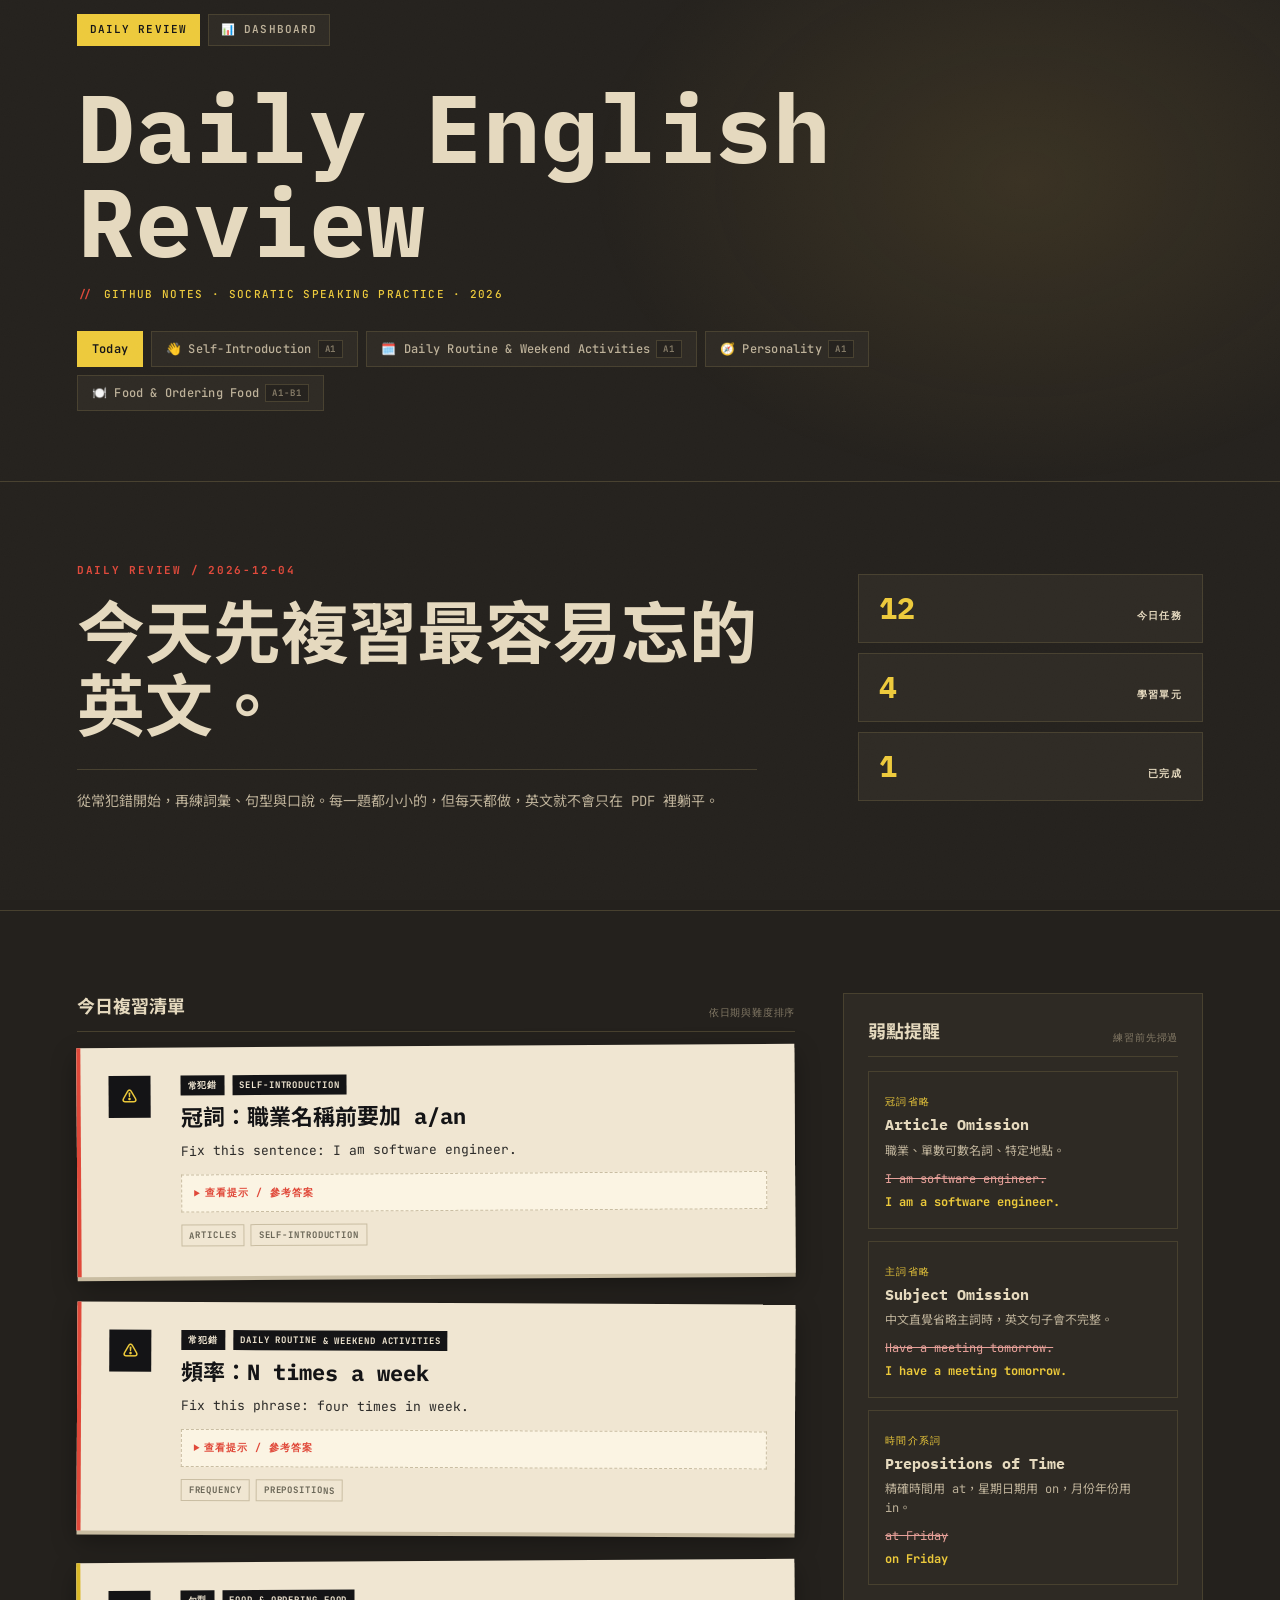
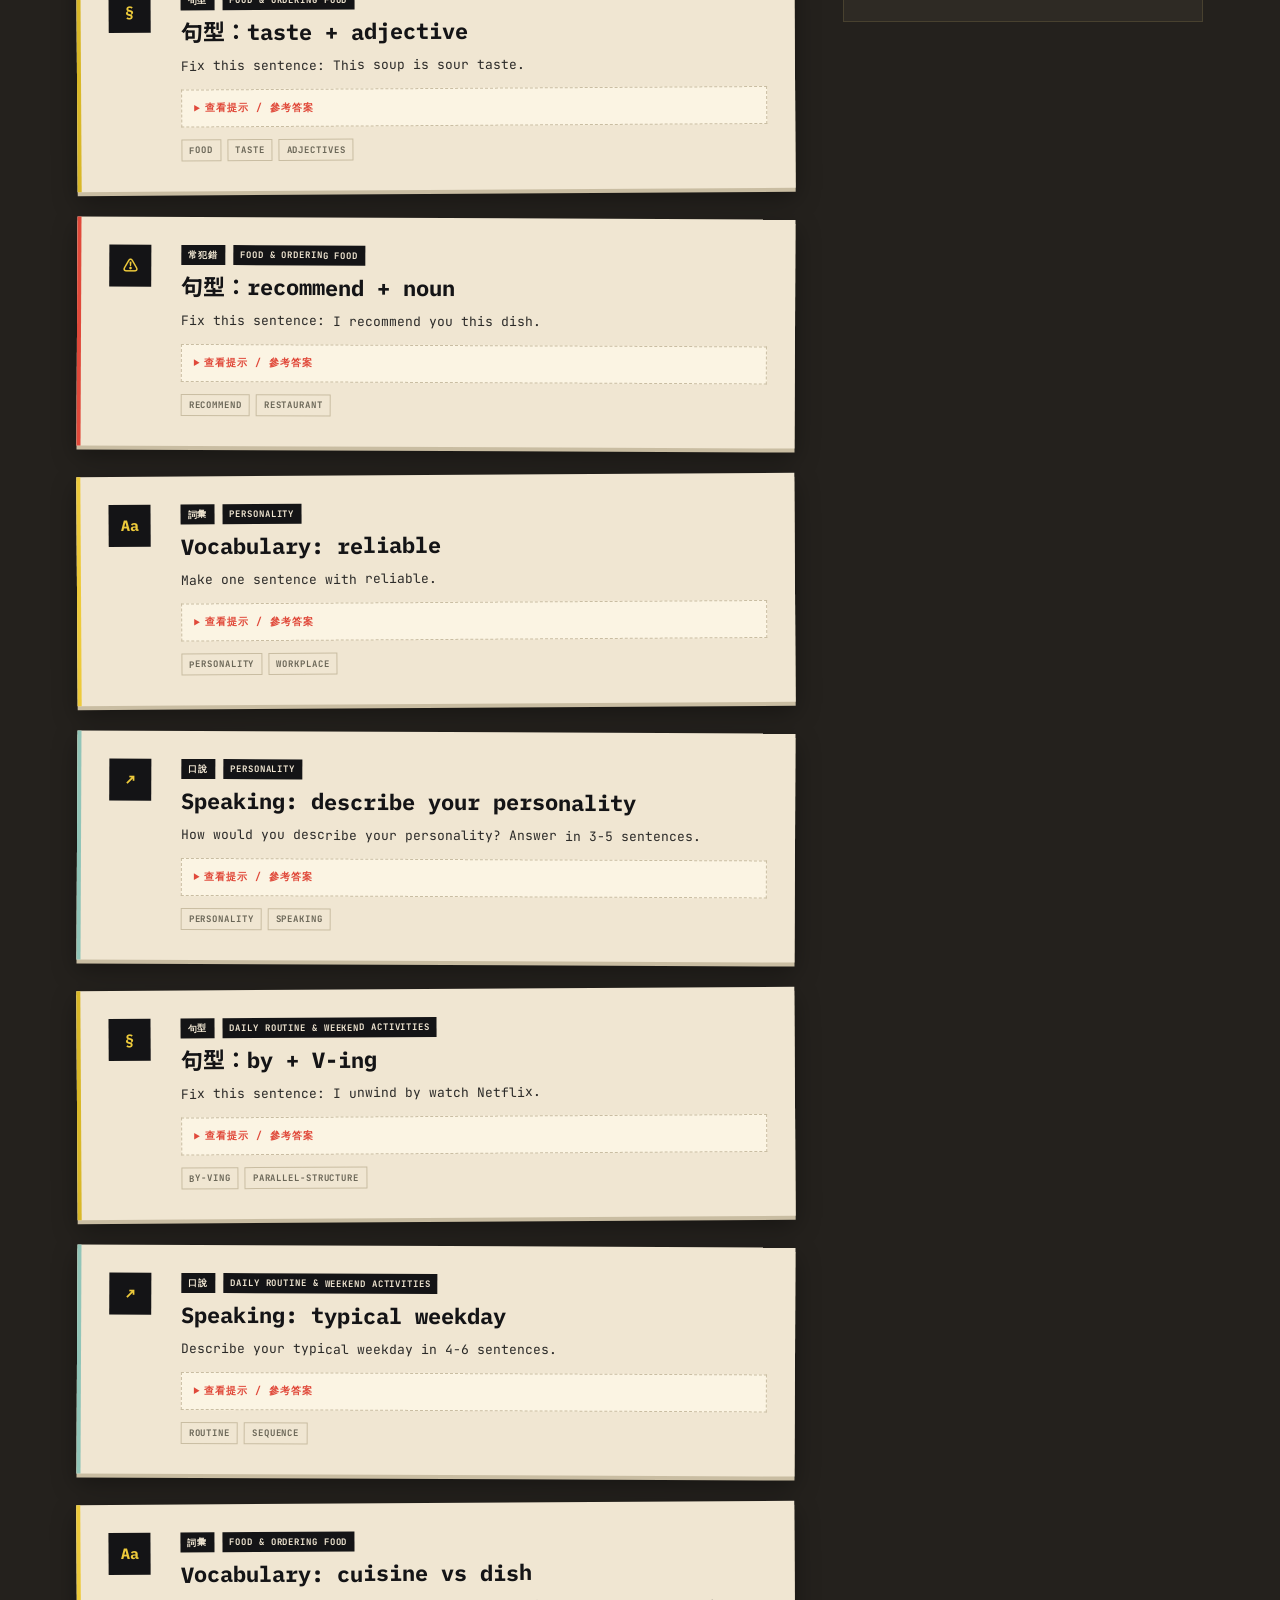
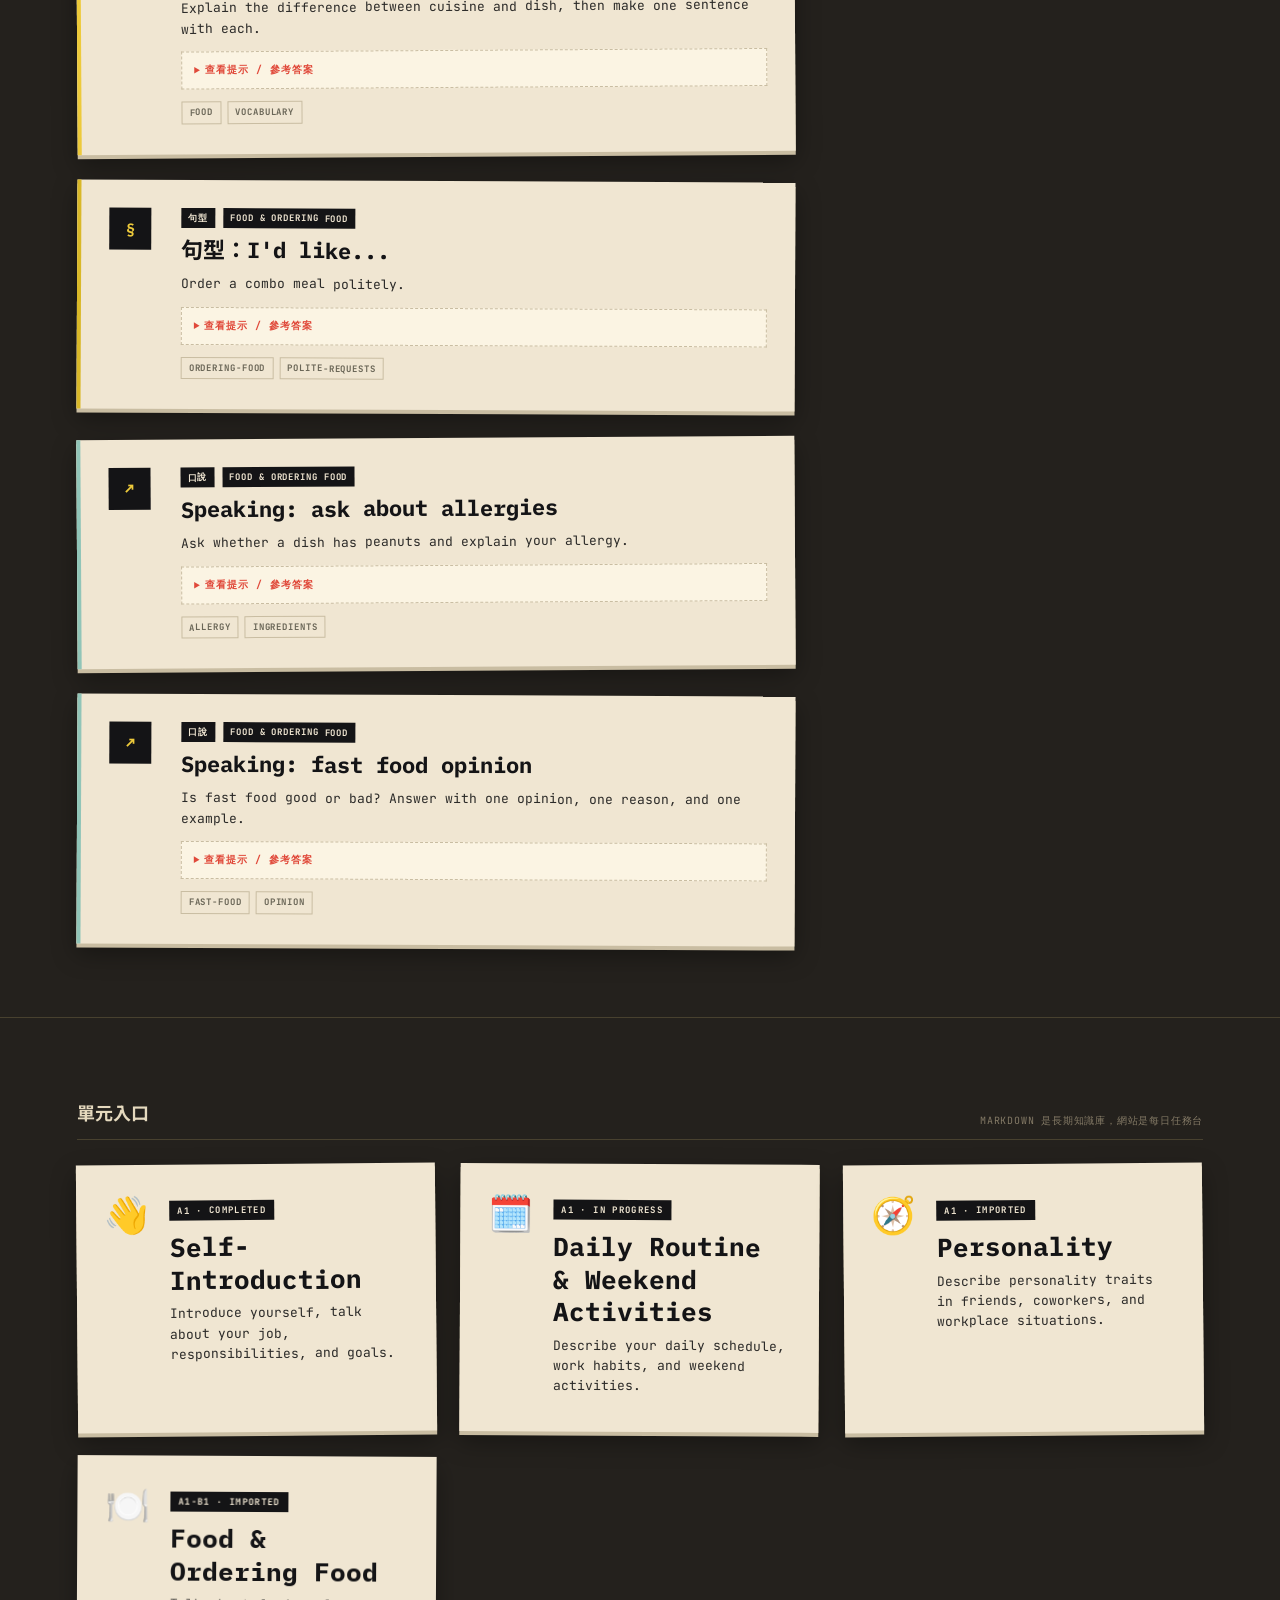
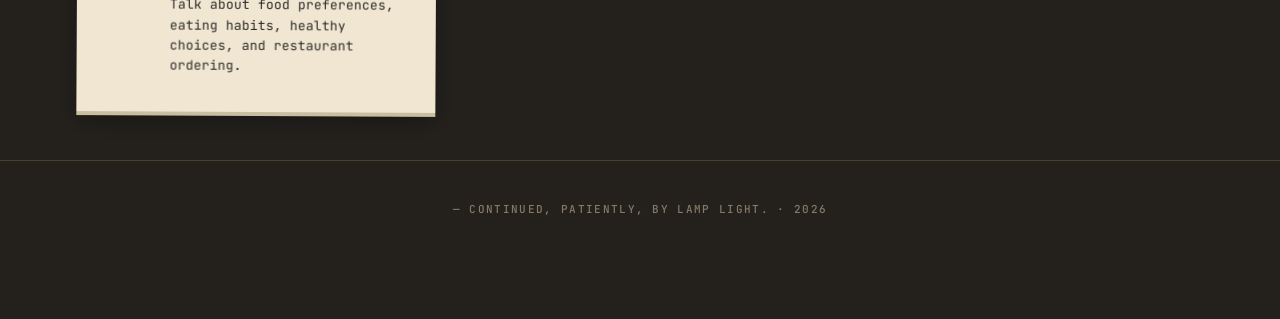
<file: index.html>
<!DOCTYPE html>
<html lang="en">
<head>
  <meta charset="UTF-8">
  <meta name="viewport" content="width=device-width, initial-scale=1.0">
  <title>Daily English Review — Yu Mark</title>
  <link rel="stylesheet" href="css/style.css">
  <link rel="icon" href="data:image/svg+xml,<svg xmlns='http://www.w3.org/2000/svg' viewBox='0 0 100 100'><text y='.9em' font-size='90'>📚</text></svg>">
</head>
<body>
  <div class="app">
    <header class="site-header">
      <nav class="top-nav">
        <a href="index.html" class="active">Daily Review</a>
        <a href="dashboard.html">📊 Dashboard</a>
      </nav>
      <h1>Daily English Review</h1>
      <p class="subtitle">GitHub notes · Socratic speaking practice · 2026</p>
      <nav id="nav"></nav>
    </header>
    <main id="content">
      <p style="font-family: var(--font-mono); color: var(--text-dim); padding: 20px 0;">// Loading…</p>
    </main>
    <footer class="site-footer">
      — continued, patiently, by lamp light. · 2026
    </footer>
  </div>
  <script src="js/app.js"></script>
</body>
</html>
</file>
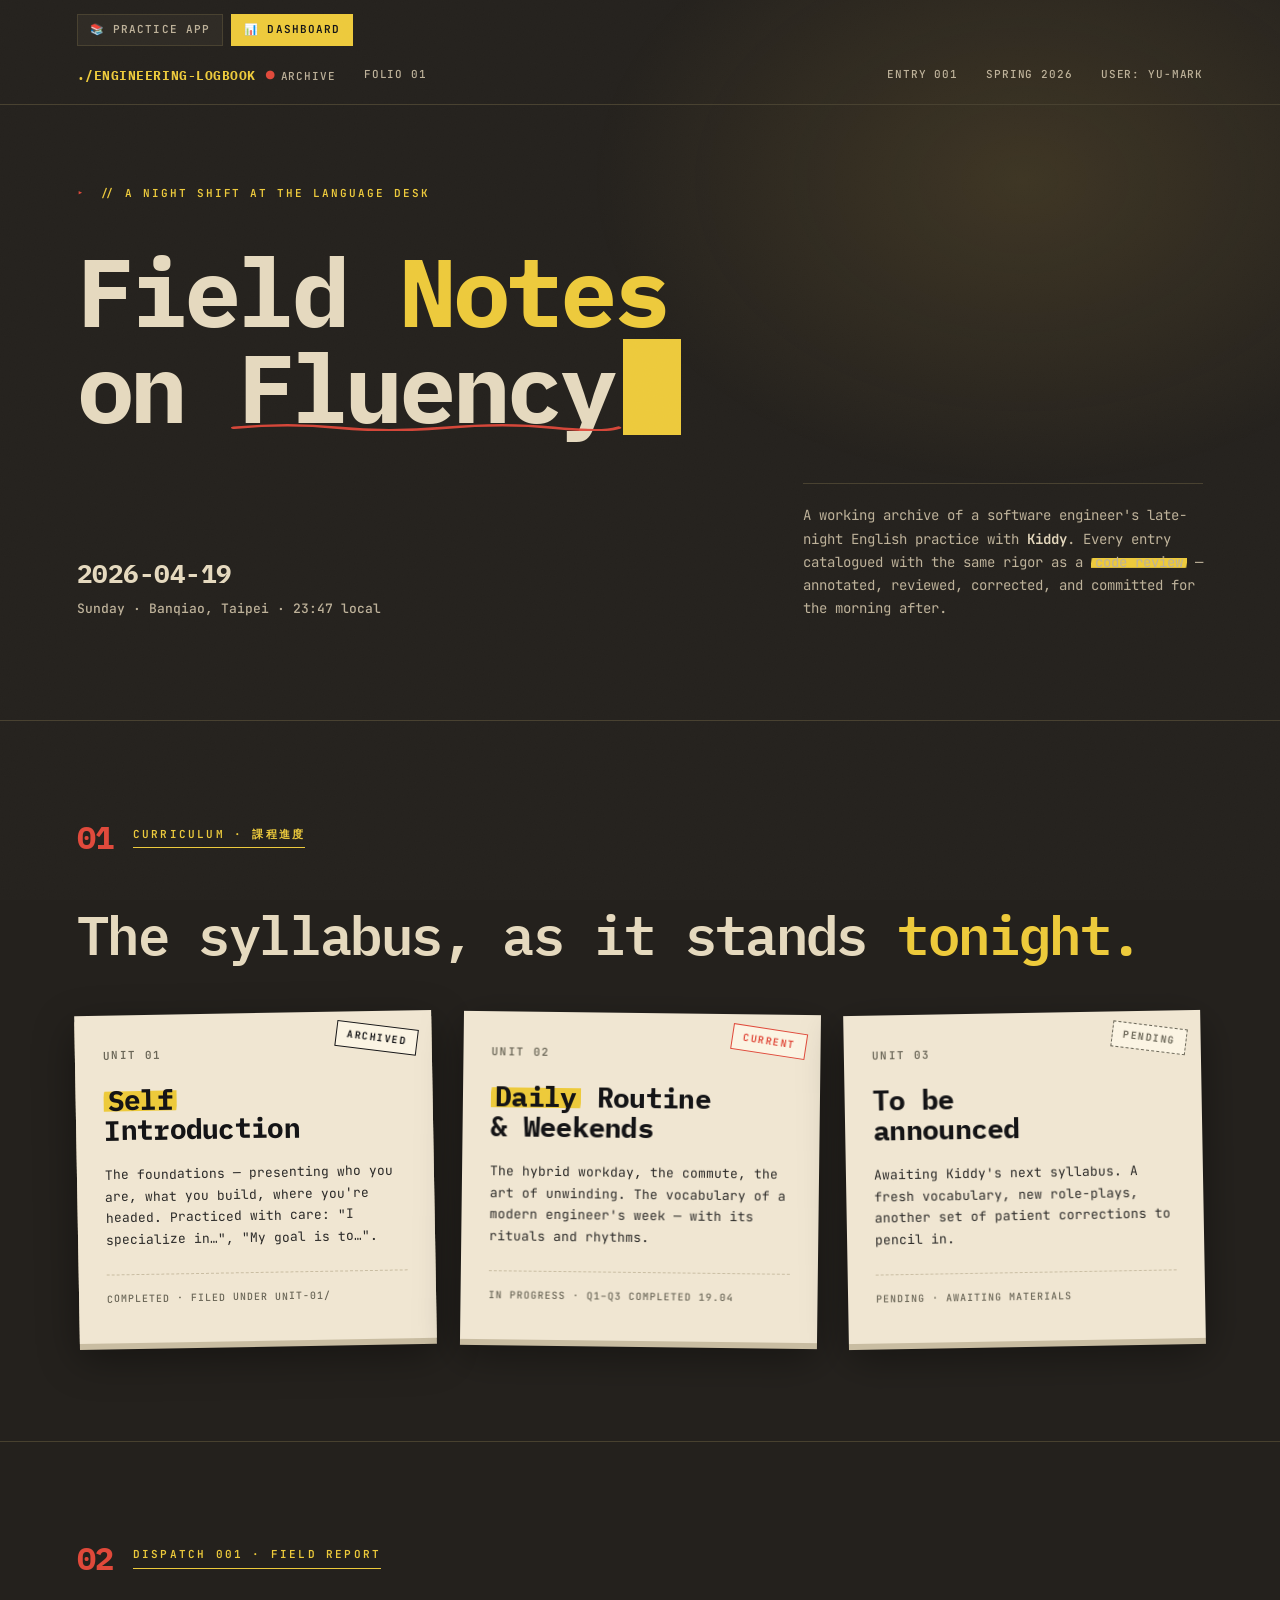
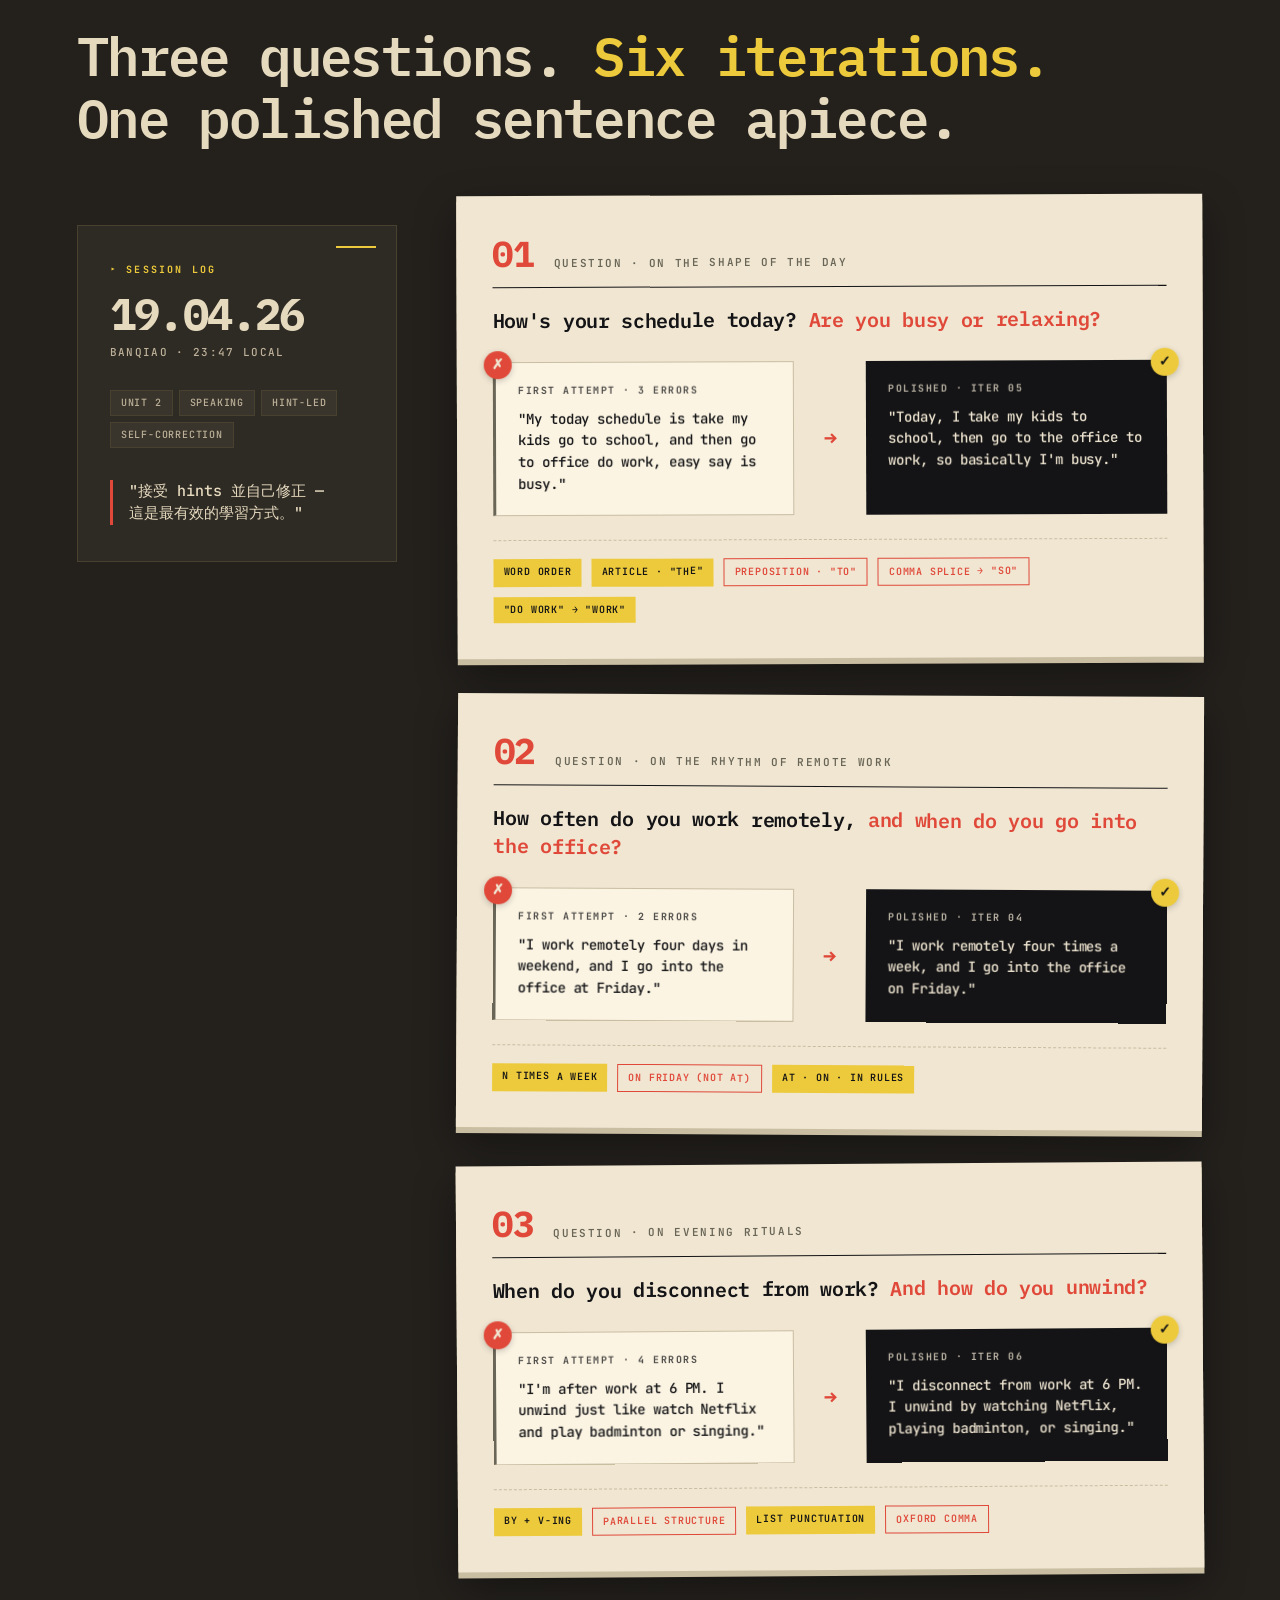
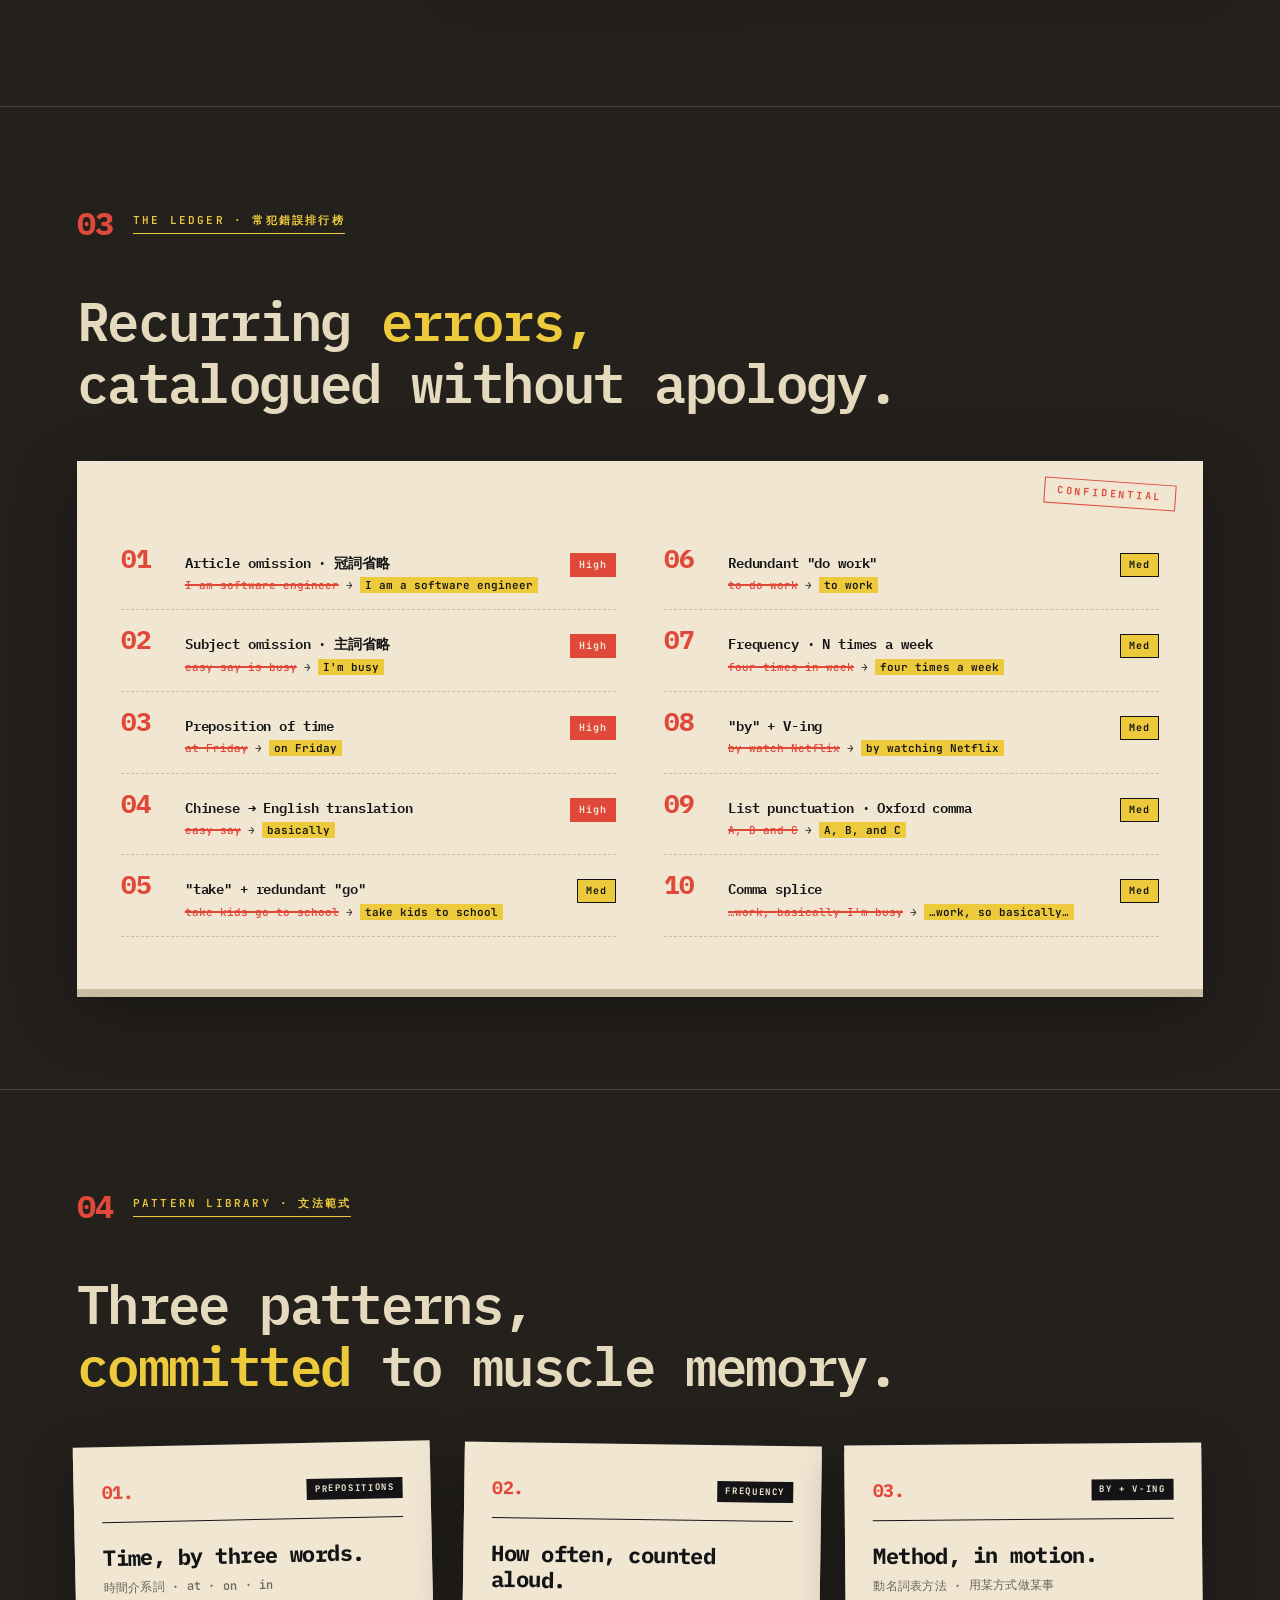
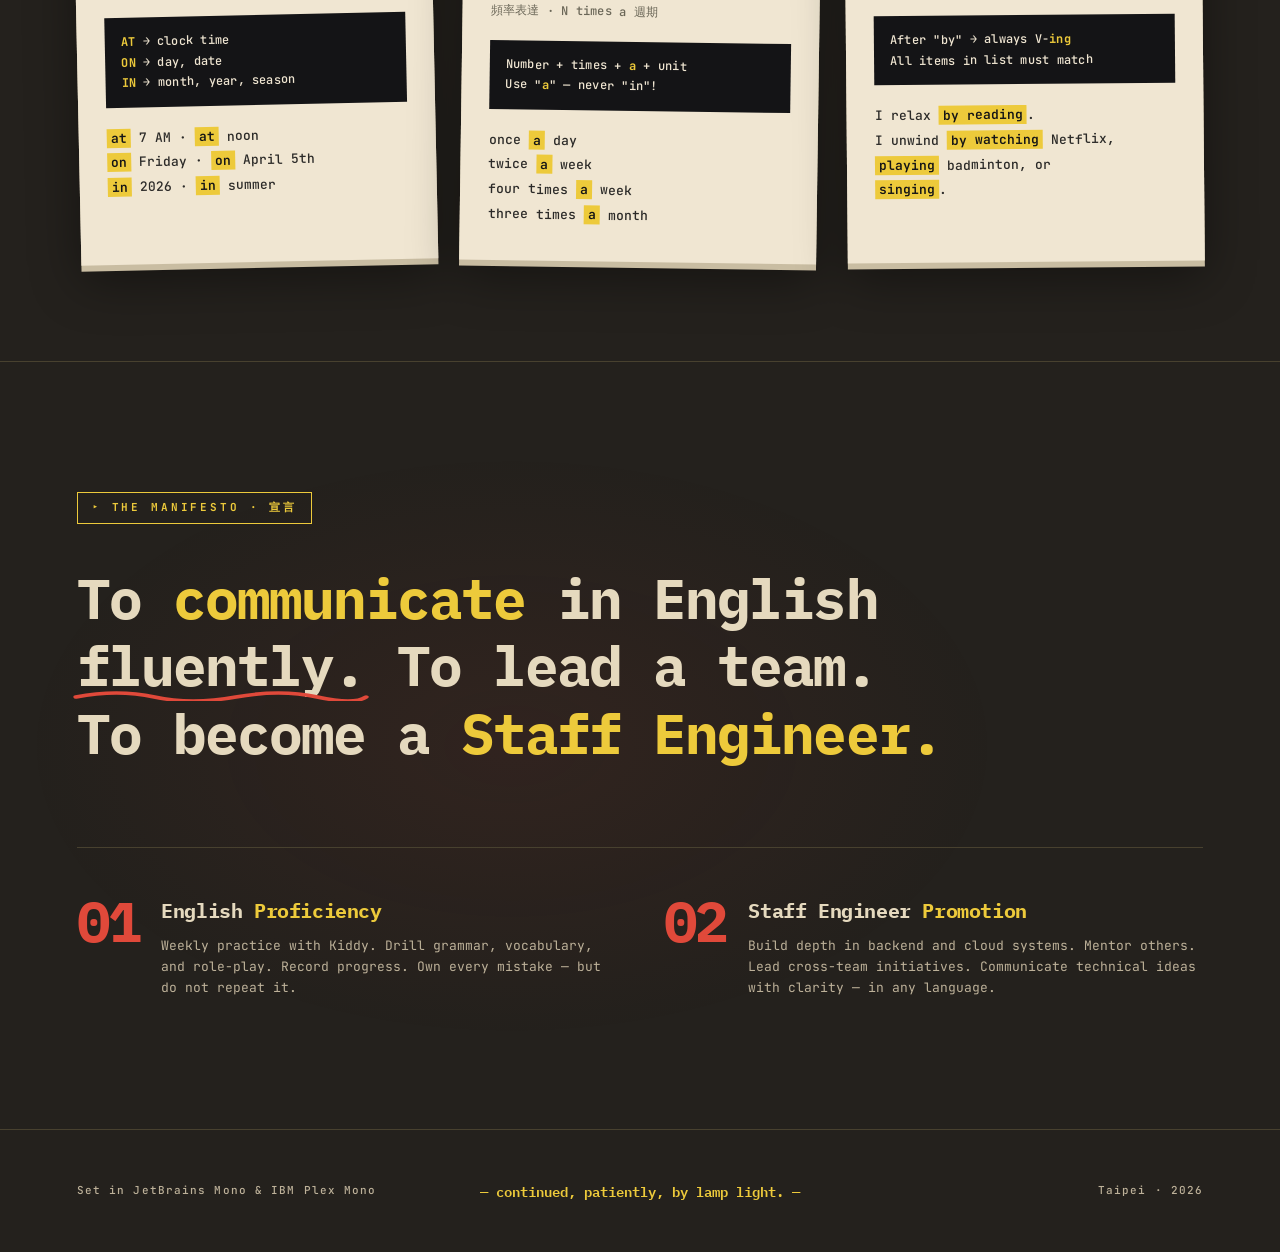
<file: dashboard.html>
<!DOCTYPE html>
<html lang="en">
<head>
<meta charset="UTF-8">
<meta name="viewport" content="width=device-width, initial-scale=1.0">
<title>The Engineering Logbook — Yu Mark's Field Notes</title>
<link rel="preconnect" href="https://fonts.googleapis.com">
<link rel="preconnect" href="https://fonts.gstatic.com" crossorigin>
<link href="https://fonts.googleapis.com/css2?family=JetBrains+Mono:ital,wght@0,100..800;1,100..800&family=IBM+Plex+Mono:ital,wght@0,100;0,200;0,300;0,400;0,500;0,600;0,700;1,100;1,200;1,300;1,400;1,500;1,600;1,700&display=swap" rel="stylesheet">
<style>
  :root {
    /* The warm desk — walnut tones, not cold near-black */
    --desk: #24211D;
    --desk-soft: #2E2A24;
    --desk-light: #3A352C;
    --desk-edge: #48412F;

    /* The paper — unchanged, cards should still glow bright */
    --paper: #F0E6D2;
    --paper-bright: #FBF4E3;
    --paper-shadow: #D6CBB2;
    --paper-edge: #C9BDA2;

    /* Text on dark — softer than paper, reduces halation */
    --text-primary: #E5D9BE;
    --text-secondary: #BDB199;
    --text-dim: #847A66;

    /* Real ink colors — used on paper, unchanged */
    --ink: #141416;
    --ink-soft: #2B2A28;
    --ink-light: #6A6657;

    /* Annotation pens — slightly muted for comfort */
    --highlight: #EDCA3B;
    --highlight-deep: #D9B828;
    --pen: #E0493A;
    --pen-deep: #B9311D;
    --eraser: #91C5B8;

    /* Lamp glow — warmer */
    --lamp-glow: rgba(244, 195, 82, 0.12);

    /* Mono system */
    --mono-primary: "JetBrains Mono", ui-monospace, "Menlo", monospace;
    --mono-accent: "IBM Plex Mono", "JetBrains Mono", monospace;
  }

  * { margin: 0; padding: 0; box-sizing: border-box; }
  html { scroll-behavior: smooth; }

  body {
    font-family: var(--mono-primary);
    background: var(--desk);
    color: var(--text-primary);
    font-size: 15px;
    line-height: 1.6;
    font-weight: 400;
    overflow-x: hidden;
    position: relative;
    min-height: 100vh;
    font-feature-settings: "ss02", "calt";
  }

  /* Desk lamp glow — warmer, softer */
  body::after {
    content: '';
    position: fixed;
    top: -20vh;
    right: -20vw;
    width: 80vw;
    height: 80vh;
    background: radial-gradient(ellipse, var(--lamp-glow) 0%, transparent 60%);
    pointer-events: none;
    z-index: 0;
  }

  /* Film grain — reduced opacity since bg is lighter now */
  body::before {
    content: '';
    position: fixed;
    inset: 0;
    background-image: url("data:image/svg+xml;utf8,<svg xmlns='http://www.w3.org/2000/svg' width='220' height='220'><filter id='n'><feTurbulence type='fractalNoise' baseFrequency='0.85' numOctaves='3'/><feColorMatrix values='0 0 0 0 0.95 0 0 0 0 0.9 0 0 0 0 0.8 0 0 0 0.3 0'/></filter><rect width='100%25' height='100%25' filter='url(%23n)'/></svg>");
    opacity: 0.04;
    pointer-events: none;
    z-index: 200;
    mix-blend-mode: screen;
  }

  /* Blinking cursor */
  @keyframes blink {
    0%, 49% { opacity: 1; }
    50%, 100% { opacity: 0; }
  }
  .cursor {
    display: inline-block;
    width: 0.6em;
    height: 1em;
    background: var(--highlight);
    vertical-align: -0.12em;
    margin-left: 0.1em;
    animation: blink 1.1s infinite;
  }

  @keyframes fadeUp {
    from { opacity: 0; transform: translateY(20px); }
    to { opacity: 1; transform: translateY(0); }
  }
  @keyframes slideIn {
    from { opacity: 0; transform: translateX(-20px); }
    to { opacity: 1; transform: translateX(0); }
  }

  /* ═══════ INK / ANNOTATION STYLES ═══════ */

  .highlighted {
    background: linear-gradient(105deg,
      transparent 0%,
      var(--highlight) 2%,
      var(--highlight) 98%,
      transparent 100%);
    background-size: 100% 55%;
    background-position: 0 65%;
    background-repeat: no-repeat;
    padding: 0 4px;
    display: inline;
  }

  .penned {
    position: relative;
    display: inline-block;
    color: var(--pen);
  }
  .penned::after {
    content: '';
    position: absolute;
    left: -2px;
    right: -2px;
    bottom: -5px;
    height: 6px;
    background-image: url("data:image/svg+xml;utf8,<svg xmlns='http://www.w3.org/2000/svg' viewBox='0 0 100 8' preserveAspectRatio='none'><path d='M 0 5 Q 12 1, 25 5 T 50 5 T 75 5 T 100 5' stroke='%23E0493A' stroke-width='1.8' fill='none' stroke-linecap='round'/></svg>");
    background-size: 100% 100%;
    background-repeat: no-repeat;
  }

  .comment {
    color: var(--text-dim);
    font-weight: 400;
  }
  .comment::before { content: '// '; opacity: 0.6; }

  .prompt::before {
    content: '$ ';
    color: var(--highlight);
    font-weight: 600;
  }

  /* ═══════ TOP NAV (cross-app navigation) ═══════ */

  .top-nav {
    display: flex;
    gap: 8px;
    padding: 14px 6vw 0;
    flex-wrap: wrap;
    position: relative;
    z-index: 2;
  }

  .top-nav a {
    font-family: var(--mono-primary);
    font-size: 11px;
    font-weight: 600;
    letter-spacing: 0.1em;
    text-transform: uppercase;
    padding: 6px 12px;
    border: 1px solid var(--desk-edge);
    color: var(--text-secondary);
    text-decoration: none;
    background: var(--desk-soft);
    transition: all 0.15s ease;
  }

  .top-nav a:hover {
    border-color: var(--highlight);
    color: var(--highlight);
  }

  .top-nav a.active {
    background: var(--highlight);
    color: var(--ink);
    border-color: var(--highlight);
  }

  /* ═══════ MASTHEAD ═══════ */

  .masthead {
    padding: 18px 6vw;
    display: flex;
    justify-content: space-between;
    align-items: center;
    font-family: var(--mono-primary);
    font-size: 11px;
    font-weight: 500;
    letter-spacing: 0.08em;
    text-transform: uppercase;
    color: var(--text-secondary);
    border-bottom: 1px solid var(--desk-edge);
    position: relative;
    z-index: 2;
    animation: fadeUp 0.9s ease both;
  }

  .masthead-left, .masthead-right { display: flex; gap: 28px; align-items: center; }

  .masthead-logo {
    color: var(--highlight);
    font-family: var(--mono-accent);
    font-weight: 700;
    font-size: 13px;
    letter-spacing: 0.04em;
    text-transform: uppercase;
    margin-right: 4px;
  }

  .masthead-dot { color: var(--pen); margin: 0 6px; font-size: 14px; }

  /* ═══════ HERO ═══════ */

  .hero {
    padding: 80px 6vw 100px;
    position: relative;
    z-index: 2;
  }

  .hero-eyebrow {
    font-family: var(--mono-primary);
    font-size: 11px;
    letter-spacing: 0.18em;
    text-transform: uppercase;
    color: var(--highlight);
    font-weight: 600;
    margin-bottom: 40px;
    animation: slideIn 0.8s 0.2s both;
  }

  .hero-eyebrow::before {
    content: '▸';
    margin-right: 12px;
    color: var(--pen);
  }

  .hero-title {
    font-family: var(--mono-accent);
    font-weight: 700;
    font-size: clamp(44px, 7.5vw, 116px);
    line-height: 1;
    letter-spacing: -0.045em;
    color: var(--text-primary);
    margin-bottom: 44px;
    animation: fadeUp 1s 0.3s both;
  }

  .hero-title .accent { color: var(--highlight); font-weight: 700; }

  .hero-title .scribbled {
    display: inline-block;
    position: relative;
  }
  .hero-title .scribbled::after {
    content: '';
    position: absolute;
    left: -8px;
    right: -8px;
    bottom: 4px;
    height: 10px;
    background-image: url("data:image/svg+xml;utf8,<svg xmlns='http://www.w3.org/2000/svg' viewBox='0 0 200 12' preserveAspectRatio='none'><path d='M 2 8 Q 30 2, 55 8 T 110 8 T 165 8 T 198 8' stroke='%23E0493A' stroke-width='3' fill='none' stroke-linecap='round' opacity='0.95'/></svg>");
    background-size: 100% 100%;
    background-repeat: no-repeat;
  }

  .hero-sub {
    display: grid;
    grid-template-columns: 1fr 400px;
    gap: 60px;
    align-items: end;
    margin-top: 48px;
    animation: fadeUp 1s 0.5s both;
  }

  .hero-date {
    font-family: var(--mono-primary);
    font-weight: 500;
    font-size: 15px;
    color: var(--text-primary);
    line-height: 1.5;
  }

  .hero-date .big {
    display: block;
    font-family: var(--mono-accent);
    font-weight: 700;
    font-size: 26px;
    letter-spacing: -0.02em;
    margin-bottom: 4px;
  }

  .hero-date .meta {
    color: var(--text-secondary);
    font-size: 13px;
  }

  .hero-lede {
    font-family: var(--mono-primary);
    font-weight: 400;
    font-size: 14px;
    line-height: 1.65;
    color: var(--text-secondary);
    padding-top: 20px;
    border-top: 1px solid var(--desk-edge);
  }

  .hero-lede b { color: var(--text-primary); font-weight: 600; }

  /* ═══════ SECTIONS ═══════ */

  .section {
    padding: 100px 6vw;
    position: relative;
    z-index: 2;
    border-top: 1px solid var(--desk-edge);
  }

  .section-head {
    display: flex;
    align-items: center;
    gap: 20px;
    margin-bottom: 50px;
    flex-wrap: wrap;
  }

  .section-roman {
    font-family: var(--mono-accent);
    font-weight: 700;
    font-size: 32px;
    color: var(--pen);
    line-height: 1;
    letter-spacing: -0.03em;
  }

  .section-kicker {
    font-family: var(--mono-primary);
    font-size: 11px;
    letter-spacing: 0.2em;
    text-transform: uppercase;
    color: var(--highlight);
    padding-bottom: 4px;
    border-bottom: 1px solid var(--highlight);
    font-weight: 600;
  }

  .section-title {
    font-family: var(--mono-accent);
    font-weight: 600;
    font-size: clamp(30px, 4.2vw, 58px);
    line-height: 1.15;
    letter-spacing: -0.03em;
    margin-bottom: 48px;
    color: var(--text-primary);
    max-width: 1100px;
  }

  .section-title .accent { color: var(--highlight); }

  /* ═══════ CURRICULUM ═══════ */

  .curriculum {
    display: grid;
    grid-template-columns: repeat(3, 1fr);
    gap: 28px;
  }

  .paper-card {
    background: var(--paper);
    color: var(--ink);
    padding: 32px 28px 36px;
    position: relative;
    transition: transform 0.4s cubic-bezier(0.2, 0.7, 0.2, 1), box-shadow 0.4s cubic-bezier(0.2, 0.7, 0.2, 1);
    box-shadow:
      0 6px 0 var(--paper-edge),
      0 14px 40px rgba(0, 0, 0, 0.4);
  }

  .paper-card.tilt-l { transform: rotate(-1deg); }
  .paper-card.tilt-r { transform: rotate(0.7deg); }

  .paper-card:hover {
    transform: translateY(-6px) rotate(0) !important;
    box-shadow:
      0 12px 0 var(--paper-edge),
      0 22px 50px rgba(0, 0, 0, 0.45),
      0 0 60px rgba(237, 202, 59, 0.15);
  }

  .card-stamp {
    position: absolute;
    top: 14px;
    right: 14px;
    font-family: var(--mono-primary);
    font-size: 10px;
    font-weight: 700;
    letter-spacing: 0.15em;
    padding: 4px 10px;
    border: 1.5px solid var(--ink);
    color: var(--ink);
    text-transform: uppercase;
    transform: rotate(8deg);
    background: var(--paper-bright);
  }

  .card-stamp.active { border-color: var(--pen); color: var(--pen); }
  .card-stamp.future { border-color: var(--ink-light); color: var(--ink-light); border-style: dashed; }

  .card-meta {
    font-family: var(--mono-primary);
    font-size: 11px;
    font-weight: 600;
    letter-spacing: 0.12em;
    text-transform: uppercase;
    color: var(--ink-light);
    margin-bottom: 20px;
  }

  .card-title {
    font-family: var(--mono-accent);
    font-weight: 700;
    font-size: 28px;
    line-height: 1.1;
    letter-spacing: -0.025em;
    margin-bottom: 18px;
    color: var(--ink);
  }

  .card-desc {
    font-family: var(--mono-primary);
    font-size: 13px;
    font-weight: 400;
    line-height: 1.65;
    color: var(--ink-soft);
    margin-bottom: 24px;
  }

  .card-footer {
    font-family: var(--mono-primary);
    font-size: 10px;
    letter-spacing: 0.1em;
    text-transform: uppercase;
    color: var(--ink-light);
    padding-top: 16px;
    border-top: 1px dashed var(--paper-edge);
    font-weight: 500;
  }

  /* ═══════ DISPATCH ═══════ */

  .dispatch {
    display: grid;
    grid-template-columns: 320px 1fr;
    gap: 60px;
    align-items: start;
  }

  .dispatch-meta {
    position: sticky;
    top: 30px;
    background: var(--desk-soft);
    padding: 36px 32px;
    border: 1px solid var(--desk-edge);
    position: relative;
  }

  .dispatch-meta::before {
    content: '';
    position: absolute;
    top: 20px;
    right: 20px;
    width: 40px;
    height: 2px;
    background: var(--highlight);
  }

  .dispatch-label {
    font-family: var(--mono-primary);
    font-size: 10px;
    font-weight: 700;
    letter-spacing: 0.22em;
    text-transform: uppercase;
    color: var(--highlight);
    margin-bottom: 14px;
  }

  .dispatch-date-big {
    font-family: var(--mono-accent);
    font-weight: 700;
    font-size: 44px;
    line-height: 1;
    letter-spacing: -0.04em;
    color: var(--text-primary);
    margin-bottom: 8px;
  }

  .dispatch-place {
    font-family: var(--mono-primary);
    font-size: 11px;
    font-weight: 500;
    letter-spacing: 0.12em;
    text-transform: uppercase;
    color: var(--text-secondary);
    margin-bottom: 28px;
  }

  .dispatch-tags {
    display: flex;
    flex-wrap: wrap;
    gap: 6px;
    margin-bottom: 32px;
  }

  .dtag {
    font-family: var(--mono-primary);
    font-size: 10px;
    font-weight: 500;
    letter-spacing: 0.08em;
    text-transform: uppercase;
    padding: 4px 10px;
    background: var(--desk-light);
    color: var(--text-secondary);
    border: 1px solid var(--desk-edge);
  }

  .dispatch-quote {
    font-family: var(--mono-primary);
    font-weight: 500;
    font-size: 15px;
    line-height: 1.5;
    color: var(--text-primary);
    padding-left: 16px;
    border-left: 3px solid var(--pen);
  }

  /* Q&A on paper */
  .qa {
    background: var(--paper);
    color: var(--ink);
    padding: 40px 36px 36px;
    margin-bottom: 36px;
    position: relative;
    box-shadow:
      0 6px 0 var(--paper-edge),
      0 16px 40px rgba(0, 0, 0, 0.4);
    transform: rotate(-0.2deg);
  }
  .qa:nth-child(2) { transform: rotate(0.3deg); }
  .qa:nth-child(3) { transform: rotate(-0.4deg); }

  .qa-header {
    display: flex;
    align-items: baseline;
    gap: 20px;
    margin-bottom: 18px;
    padding-bottom: 14px;
    border-bottom: 1.5px solid var(--ink);
  }

  .qa-num {
    font-family: var(--mono-accent);
    font-weight: 700;
    font-size: 36px;
    line-height: 1;
    color: var(--pen);
    letter-spacing: -0.04em;
  }

  .qa-label {
    font-family: var(--mono-primary);
    font-size: 11px;
    font-weight: 600;
    letter-spacing: 0.15em;
    text-transform: uppercase;
    color: var(--ink-light);
  }

  .qa-question {
    font-family: var(--mono-accent);
    font-weight: 600;
    font-size: 20px;
    line-height: 1.4;
    color: var(--ink);
    margin-bottom: 28px;
    letter-spacing: -0.015em;
    max-width: 720px;
  }

  .qa-question .accent { color: var(--pen); font-weight: 600; }

  .qa-flow {
    display: grid;
    grid-template-columns: 1fr 44px 1fr;
    gap: 14px;
    align-items: stretch;
    margin-bottom: 24px;
  }

  .flow-card {
    padding: 20px 22px;
    position: relative;
  }

  .flow-attempt {
    background: var(--paper-bright);
    border: 1px solid var(--paper-edge);
    border-left: 3px solid var(--ink-light);
    position: relative;
  }

  .flow-attempt::before {
    content: '✗';
    position: absolute;
    top: -12px;
    left: -12px;
    width: 28px;
    height: 28px;
    background: var(--pen);
    color: var(--paper);
    border-radius: 50%;
    display: flex;
    align-items: center;
    justify-content: center;
    font-family: var(--mono-primary);
    font-weight: 700;
    font-size: 14px;
    box-shadow: 0 2px 6px rgba(0, 0, 0, 0.2);
  }

  .flow-final {
    background: var(--ink);
    color: var(--paper);
    position: relative;
  }

  .flow-final::before {
    content: '✓';
    position: absolute;
    top: -12px;
    right: -12px;
    width: 28px;
    height: 28px;
    background: var(--highlight);
    color: var(--ink);
    border-radius: 50%;
    display: flex;
    align-items: center;
    justify-content: center;
    font-family: var(--mono-primary);
    font-weight: 700;
    font-size: 14px;
    box-shadow: 0 2px 6px rgba(0, 0, 0, 0.2);
  }

  .flow-label {
    font-family: var(--mono-primary);
    font-size: 10px;
    font-weight: 700;
    letter-spacing: 0.15em;
    text-transform: uppercase;
    margin-bottom: 10px;
    opacity: 0.75;
  }

  .flow-text {
    font-family: var(--mono-primary);
    font-size: 14px;
    line-height: 1.55;
    font-weight: 500;
    letter-spacing: -0.005em;
  }

  .flow-final .flow-text { font-weight: 500; color: var(--paper); }

  .flow-arrow {
    display: flex;
    align-items: center;
    justify-content: center;
    font-family: var(--mono-accent);
    font-weight: 600;
    font-size: 22px;
    color: var(--pen);
  }

  .qa-takeaways {
    display: flex;
    flex-wrap: wrap;
    gap: 10px;
    padding-top: 18px;
    border-top: 1px dashed var(--paper-edge);
    margin-top: 8px;
  }

  .takeaway {
    font-family: var(--mono-primary);
    font-size: 10px;
    font-weight: 600;
    letter-spacing: 0.08em;
    text-transform: uppercase;
    padding: 5px 10px;
    color: var(--ink);
  }
  .takeaway.hi { background: var(--highlight); }
  .takeaway.pen { border: 1.5px solid var(--pen); color: var(--pen); }

  /* ═══════ LEDGER ═══════ */

  .ledger-wrap {
    background: var(--paper);
    color: var(--ink);
    padding: 52px 44px;
    box-shadow:
      0 8px 0 var(--paper-edge),
      0 20px 60px rgba(0, 0, 0, 0.4);
    position: relative;
  }

  .ledger-wrap::before {
    content: 'CONFIDENTIAL';
    position: absolute;
    top: 20px;
    right: 28px;
    font-family: var(--mono-primary);
    font-size: 10px;
    font-weight: 700;
    letter-spacing: 0.28em;
    color: var(--pen);
    border: 1.5px solid var(--pen);
    padding: 4px 12px;
    transform: rotate(4deg);
  }

  .ledger {
    columns: 2;
    column-gap: 48px;
    margin-top: 16px;
  }

  .mistake {
    break-inside: avoid;
    display: grid;
    grid-template-columns: 48px 1fr auto;
    gap: 16px;
    align-items: baseline;
    padding: 16px 0;
    border-bottom: 1px dashed var(--paper-edge);
  }

  .mistake-rank {
    font-family: var(--mono-accent);
    font-weight: 700;
    font-size: 26px;
    color: var(--pen);
    line-height: 1;
    letter-spacing: -0.02em;
  }

  .mistake-name {
    font-family: var(--mono-accent);
    font-weight: 600;
    font-size: 14px;
    line-height: 1.3;
    margin-bottom: 6px;
    color: var(--ink);
    letter-spacing: -0.01em;
  }

  .mistake-ex {
    font-family: var(--mono-primary);
    font-size: 11px;
    font-weight: 400;
    color: var(--ink-soft);
    line-height: 1.5;
  }

  .mistake-ex .wrong {
    color: var(--pen);
    text-decoration: line-through;
    text-decoration-thickness: 1.5px;
    font-weight: 500;
  }
  .mistake-ex .right {
    color: var(--ink);
    font-weight: 600;
    background: var(--highlight);
    padding: 1px 5px;
  }

  .mistake-count {
    font-family: var(--mono-primary);
    font-size: 10px;
    font-weight: 700;
    letter-spacing: 0.1em;
    padding: 3px 8px;
    color: var(--ink);
    border: 1.5px solid var(--ink);
    white-space: nowrap;
  }
  .mistake-count.hi { background: var(--pen); color: var(--paper); border-color: var(--pen); }
  .mistake-count.med { background: var(--highlight); border-color: var(--ink); }

  /* ═══════ PATTERNS ═══════ */

  .patterns {
    display: grid;
    grid-template-columns: repeat(3, 1fr);
    gap: 28px;
  }

  .pattern {
    background: var(--paper);
    color: var(--ink);
    padding: 32px 28px;
    position: relative;
    transition: transform 0.4s cubic-bezier(0.2, 0.7, 0.2, 1), box-shadow 0.4s ease;
    box-shadow:
      0 6px 0 var(--paper-edge),
      0 16px 50px rgba(0, 0, 0, 0.4);
  }

  .pattern:nth-child(1) { transform: rotate(-1.2deg); }
  .pattern:nth-child(2) { transform: rotate(0.8deg); }
  .pattern:nth-child(3) { transform: rotate(-0.5deg); }

  .pattern:hover {
    transform: translateY(-10px) rotate(0) !important;
    box-shadow:
      0 14px 0 var(--pen),
      0 26px 60px rgba(0, 0, 0, 0.45),
      0 0 80px rgba(237, 202, 59, 0.18);
  }

  .pattern-header {
    display: flex;
    justify-content: space-between;
    align-items: center;
    margin-bottom: 22px;
    padding-bottom: 14px;
    border-bottom: 1.5px solid var(--ink);
  }

  .pattern-num {
    font-family: var(--mono-accent);
    font-weight: 700;
    font-size: 18px;
    color: var(--pen);
    letter-spacing: -0.02em;
  }

  .pattern-chip {
    font-family: var(--mono-primary);
    font-size: 9px;
    font-weight: 700;
    letter-spacing: 0.18em;
    text-transform: uppercase;
    background: var(--ink);
    color: var(--paper);
    padding: 3px 8px;
  }

  .pattern-title {
    font-family: var(--mono-accent);
    font-weight: 700;
    font-size: 22px;
    line-height: 1.2;
    letter-spacing: -0.025em;
    margin-bottom: 8px;
    color: var(--ink);
  }

  .pattern-zh {
    font-family: var(--mono-primary);
    font-size: 12px;
    font-weight: 500;
    color: var(--ink-light);
    margin-bottom: 20px;
    letter-spacing: 0.02em;
  }

  .pattern-rule {
    font-family: var(--mono-primary);
    font-size: 12px;
    font-weight: 500;
    background: var(--ink);
    color: var(--paper);
    padding: 14px 16px;
    line-height: 1.7;
    margin-bottom: 20px;
    letter-spacing: 0.02em;
  }

  .pattern-rule b { color: var(--highlight); font-weight: 700; }

  .pattern-ex {
    font-family: var(--mono-primary);
    font-size: 13px;
    font-weight: 500;
    line-height: 1.75;
    color: var(--ink-soft);
  }

  .pattern-ex > div { margin-bottom: 2px; }
  .pattern-ex .hl {
    background: var(--highlight);
    color: var(--ink);
    padding: 1px 4px;
    font-weight: 600;
  }

  /* ═══════ MANIFESTO ═══════ */

  .manifesto {
    padding: 130px 6vw;
    position: relative;
    z-index: 2;
    border-top: 1px solid var(--desk-edge);
    overflow: hidden;
  }

  .manifesto::before {
    content: '';
    position: absolute;
    top: 50%;
    left: -20vw;
    transform: translateY(-50%);
    width: 120vw;
    height: 120%;
    background: radial-gradient(ellipse at center, rgba(224, 73, 58, 0.07) 0%, transparent 45%);
    pointer-events: none;
  }

  .manifesto-inner {
    position: relative;
    z-index: 2;
    max-width: 1200px;
  }

  .manifesto-label {
    font-family: var(--mono-primary);
    font-size: 11px;
    font-weight: 700;
    letter-spacing: 0.26em;
    text-transform: uppercase;
    color: var(--highlight);
    margin-bottom: 40px;
    display: inline-block;
    padding: 6px 14px;
    border: 1px solid var(--highlight);
  }

  .manifesto-text {
    font-family: var(--mono-accent);
    font-weight: 700;
    font-size: clamp(28px, 4.4vw, 68px);
    line-height: 1.2;
    letter-spacing: -0.035em;
    color: var(--text-primary);
  }

  .manifesto-text .accent { color: var(--highlight); }

  .manifesto-text .scribble-under {
    position: relative;
    display: inline-block;
  }
  .manifesto-text .scribble-under::after {
    content: '';
    position: absolute;
    left: -4px;
    right: -4px;
    bottom: -2px;
    height: 14px;
    background-image: url("data:image/svg+xml;utf8,<svg xmlns='http://www.w3.org/2000/svg' viewBox='0 0 200 14' preserveAspectRatio='none'><path d='M 2 10 Q 30 2, 55 10 T 110 10 T 165 10 T 198 10' stroke='%23E0493A' stroke-width='3.5' fill='none' stroke-linecap='round'/></svg>");
    background-size: 100% 100%;
    background-repeat: no-repeat;
  }

  .manifesto-goals {
    margin-top: 80px;
    display: grid;
    grid-template-columns: repeat(2, 1fr);
    gap: 48px;
    padding-top: 50px;
    border-top: 1px solid var(--desk-edge);
  }

  .goal {
    display: flex;
    gap: 22px;
    align-items: flex-start;
  }

  .goal-num {
    font-family: var(--mono-accent);
    font-weight: 700;
    font-size: 56px;
    line-height: 0.85;
    color: var(--pen);
    letter-spacing: -0.05em;
  }

  .goal-body h3 {
    font-family: var(--mono-accent);
    font-weight: 700;
    font-size: 20px;
    line-height: 1.25;
    margin-bottom: 12px;
    color: var(--text-primary);
    letter-spacing: -0.02em;
  }

  .goal-body h3 .accent { color: var(--highlight); }

  .goal-body p {
    font-family: var(--mono-primary);
    font-size: 13px;
    font-weight: 400;
    line-height: 1.65;
    color: var(--text-secondary);
  }

  /* ═══════ COLOPHON ═══════ */

  .colophon {
    padding: 50px 6vw;
    border-top: 1px solid var(--desk-edge);
    position: relative;
    z-index: 2;
    display: grid;
    grid-template-columns: 1fr auto 1fr;
    gap: 32px;
    align-items: center;
    font-family: var(--mono-primary);
    font-size: 11px;
    font-weight: 500;
    letter-spacing: 0.1em;
    color: var(--text-secondary);
  }

  .colophon-right { text-align: right; }

  .colophon-mark {
    font-family: var(--mono-accent);
    font-weight: 600;
    font-size: 14px;
    letter-spacing: 0;
    text-transform: none;
    color: var(--highlight);
    white-space: nowrap;
  }

  /* ═══════ SCROLL REVEAL ═══════ */

  .reveal {
    opacity: 0;
    transform: translateY(32px);
    transition: opacity 1s cubic-bezier(0.2, 0.7, 0.2, 1), transform 1s cubic-bezier(0.2, 0.7, 0.2, 1);
  }
  .reveal.visible { opacity: 1; transform: translateY(0); }

  /* ═══════ RESPONSIVE ═══════ */

  @media (max-width: 960px) {
    .masthead { flex-direction: column; gap: 10px; align-items: flex-start; }
    .hero-sub { grid-template-columns: 1fr; gap: 32px; }
    .curriculum { grid-template-columns: 1fr; }
    .dispatch { grid-template-columns: 1fr; gap: 40px; }
    .dispatch-meta { position: static; }
    .qa-flow { grid-template-columns: 1fr; }
    .flow-arrow { transform: rotate(90deg); padding: 12px 0; }
    .ledger { columns: 1; column-gap: 0; }
    .patterns { grid-template-columns: 1fr; }
    .manifesto-goals { grid-template-columns: 1fr; gap: 32px; }
    .section { padding: 72px 6vw; }
    .colophon { grid-template-columns: 1fr; text-align: center; }
    .colophon-right { text-align: center; }
  }
</style>
</head>
<body>

  <!-- ═══════ TOP NAV ═══════ -->
  <nav class="top-nav">
    <a href="index.html">📚 Practice App</a>
    <a href="dashboard.html" class="active">📊 Dashboard</a>
  </nav>

  <!-- ═══════ MASTHEAD ═══════ -->
  <header class="masthead">
    <div class="masthead-left">
      <span><span class="masthead-logo">./engineering-logbook</span><span class="masthead-dot">●</span>Archive</span>
      <span>Folio 01</span>
    </div>
    <div class="masthead-right">
      <span>Entry 001</span>
      <span>Spring 2026</span>
      <span>User: yu-mark</span>
    </div>
  </header>

  <!-- ═══════ HERO ═══════ -->
  <section class="hero">
    <div class="hero-eyebrow">// a night shift at the language desk</div>
    <h1 class="hero-title">
      Field <span class="accent">Notes</span><br>
      on <span class="scribbled">Fluency</span><span class="cursor"></span>
    </h1>
    <div class="hero-sub">
      <div class="hero-date">
        <span class="big">2026-04-19</span>
        <span class="meta">Sunday · Banqiao, Taipei · 23:47 local</span>
      </div>
      <p class="hero-lede">
        A working archive of a software engineer's late-night English practice with <b>Kiddy</b>. Every entry catalogued with the same rigor as a <span class="highlighted">code review</span> — annotated, reviewed, corrected, and committed for the morning after.
      </p>
    </div>
  </section>

  <!-- ═══════ CURRICULUM ═══════ -->
  <section class="section reveal">
    <div class="section-head">
      <span class="section-roman">01</span>
      <span class="section-kicker">Curriculum · 課程進度</span>
    </div>
    <h2 class="section-title">The syllabus, as it stands <span class="accent">tonight.</span></h2>

    <div class="curriculum">
      <article class="paper-card tilt-l">
        <span class="card-stamp">Archived</span>
        <div class="card-meta">Unit 01</div>
        <h3 class="card-title"><span class="highlighted">Self</span><br>Introduction</h3>
        <p class="card-desc">The foundations — presenting who you are, what you build, where you're headed. Practiced with care: "I specialize in…", "My goal is to…".</p>
        <div class="card-footer">Completed · filed under unit-01/</div>
      </article>

      <article class="paper-card active tilt-r">
        <span class="card-stamp active">Current</span>
        <div class="card-meta">Unit 02</div>
        <h3 class="card-title"><span class="highlighted">Daily</span> Routine<br>& Weekends</h3>
        <p class="card-desc">The hybrid workday, the commute, the art of unwinding. The vocabulary of a modern engineer's week — with its rituals and rhythms.</p>
        <div class="card-footer">In Progress · Q1–Q3 completed 19.04</div>
      </article>

      <article class="paper-card tilt-l">
        <span class="card-stamp future">Pending</span>
        <div class="card-meta">Unit 03</div>
        <h3 class="card-title">To be<br>announced</h3>
        <p class="card-desc">Awaiting Kiddy's next syllabus. A fresh vocabulary, new role-plays, another set of patient corrections to pencil in.</p>
        <div class="card-footer">Pending · awaiting materials</div>
      </article>
    </div>
  </section>

  <!-- ═══════ DISPATCH ═══════ -->
  <section class="section reveal">
    <div class="section-head">
      <span class="section-roman">02</span>
      <span class="section-kicker">Dispatch 001 · field report</span>
    </div>
    <h2 class="section-title">Three questions. <span class="accent">Six iterations.</span><br>One polished sentence apiece.</h2>

    <div class="dispatch">
      <aside class="dispatch-meta">
        <div class="dispatch-label">▸ Session Log</div>
        <div class="dispatch-date-big">19.04.26</div>
        <div class="dispatch-place">Banqiao · 23:47 local</div>
        <div class="dispatch-tags">
          <span class="dtag">Unit 2</span>
          <span class="dtag">Speaking</span>
          <span class="dtag">Hint-Led</span>
          <span class="dtag">Self-Correction</span>
        </div>
        <p class="dispatch-quote">
          "接受 hints 並自己修正 —<br>這是最有效的學習方式。"
        </p>
      </aside>

      <div>
        <!-- Q1 -->
        <article class="qa">
          <div class="qa-header">
            <span class="qa-num">01</span>
            <span class="qa-label">Question · On the shape of the day</span>
          </div>
          <p class="qa-question">How's your schedule today? <span class="accent">Are you busy or relaxing?</span></p>
          <div class="qa-flow">
            <div class="flow-card flow-attempt">
              <div class="flow-label">first attempt · 3 errors</div>
              <p class="flow-text">"My today schedule is take my kids go to school, and then go to office do work, easy say is busy."</p>
            </div>
            <div class="flow-arrow">→</div>
            <div class="flow-card flow-final">
              <div class="flow-label">polished · iter 05</div>
              <p class="flow-text">"Today, I take my kids to school, then go to the office to work, so basically I'm busy."</p>
            </div>
          </div>
          <div class="qa-takeaways">
            <span class="takeaway hi">Word order</span>
            <span class="takeaway hi">Article · "the"</span>
            <span class="takeaway pen">Preposition · "to"</span>
            <span class="takeaway pen">Comma splice → "so"</span>
            <span class="takeaway hi">"do work" → "work"</span>
          </div>
        </article>

        <!-- Q2 -->
        <article class="qa">
          <div class="qa-header">
            <span class="qa-num">02</span>
            <span class="qa-label">Question · On the rhythm of remote work</span>
          </div>
          <p class="qa-question">How often do you work remotely, <span class="accent">and when do you go into the office?</span></p>
          <div class="qa-flow">
            <div class="flow-card flow-attempt">
              <div class="flow-label">first attempt · 2 errors</div>
              <p class="flow-text">"I work remotely four days in weekend, and I go into the office at Friday."</p>
            </div>
            <div class="flow-arrow">→</div>
            <div class="flow-card flow-final">
              <div class="flow-label">polished · iter 04</div>
              <p class="flow-text">"I work remotely four times a week, and I go into the office on Friday."</p>
            </div>
          </div>
          <div class="qa-takeaways">
            <span class="takeaway hi">N times <b>a</b> week</span>
            <span class="takeaway pen">ON Friday (not AT)</span>
            <span class="takeaway hi">at · on · in rules</span>
          </div>
        </article>

        <!-- Q3 -->
        <article class="qa">
          <div class="qa-header">
            <span class="qa-num">03</span>
            <span class="qa-label">Question · On evening rituals</span>
          </div>
          <p class="qa-question">When do you disconnect from work? <span class="accent">And how do you unwind?</span></p>
          <div class="qa-flow">
            <div class="flow-card flow-attempt">
              <div class="flow-label">first attempt · 4 errors</div>
              <p class="flow-text">"I'm after work at 6 PM. I unwind just like watch Netflix and play badminton or singing."</p>
            </div>
            <div class="flow-arrow">→</div>
            <div class="flow-card flow-final">
              <div class="flow-label">polished · iter 06</div>
              <p class="flow-text">"I disconnect from work at 6 PM. I unwind by watching Netflix, playing badminton, or singing."</p>
            </div>
          </div>
          <div class="qa-takeaways">
            <span class="takeaway hi">by + V-ing</span>
            <span class="takeaway pen">Parallel structure</span>
            <span class="takeaway hi">List punctuation</span>
            <span class="takeaway pen">Oxford comma</span>
          </div>
        </article>
      </div>
    </div>
  </section>

  <!-- ═══════ LEDGER ═══════ -->
  <section class="section reveal">
    <div class="section-head">
      <span class="section-roman">03</span>
      <span class="section-kicker">The Ledger · 常犯錯誤排行榜</span>
    </div>
    <h2 class="section-title">Recurring <span class="accent">errors,</span><br>catalogued without apology.</h2>

    <div class="ledger-wrap">
      <div class="ledger">
        <div class="mistake">
          <span class="mistake-rank">01</span>
          <div>
            <div class="mistake-name">Article omission · 冠詞省略</div>
            <div class="mistake-ex"><span class="wrong">I am software engineer</span> → <span class="right">I am a software engineer</span></div>
          </div>
          <span class="mistake-count hi">High</span>
        </div>
        <div class="mistake">
          <span class="mistake-rank">02</span>
          <div>
            <div class="mistake-name">Subject omission · 主詞省略</div>
            <div class="mistake-ex"><span class="wrong">easy say is busy</span> → <span class="right">I'm busy</span></div>
          </div>
          <span class="mistake-count hi">High</span>
        </div>
        <div class="mistake">
          <span class="mistake-rank">03</span>
          <div>
            <div class="mistake-name">Preposition of time</div>
            <div class="mistake-ex"><span class="wrong">at Friday</span> → <span class="right">on Friday</span></div>
          </div>
          <span class="mistake-count hi">High</span>
        </div>
        <div class="mistake">
          <span class="mistake-rank">04</span>
          <div>
            <div class="mistake-name">Chinese → English translation</div>
            <div class="mistake-ex"><span class="wrong">easy say</span> → <span class="right">basically</span></div>
          </div>
          <span class="mistake-count hi">High</span>
        </div>
        <div class="mistake">
          <span class="mistake-rank">05</span>
          <div>
            <div class="mistake-name">"take" + redundant "go"</div>
            <div class="mistake-ex"><span class="wrong">take kids go to school</span> → <span class="right">take kids to school</span></div>
          </div>
          <span class="mistake-count med">Med</span>
        </div>
        <div class="mistake">
          <span class="mistake-rank">06</span>
          <div>
            <div class="mistake-name">Redundant "do work"</div>
            <div class="mistake-ex"><span class="wrong">to do work</span> → <span class="right">to work</span></div>
          </div>
          <span class="mistake-count med">Med</span>
        </div>
        <div class="mistake">
          <span class="mistake-rank">07</span>
          <div>
            <div class="mistake-name">Frequency · N times a week</div>
            <div class="mistake-ex"><span class="wrong">four times in week</span> → <span class="right">four times a week</span></div>
          </div>
          <span class="mistake-count med">Med</span>
        </div>
        <div class="mistake">
          <span class="mistake-rank">08</span>
          <div>
            <div class="mistake-name">"by" + V-ing</div>
            <div class="mistake-ex"><span class="wrong">by watch Netflix</span> → <span class="right">by watching Netflix</span></div>
          </div>
          <span class="mistake-count med">Med</span>
        </div>
        <div class="mistake">
          <span class="mistake-rank">09</span>
          <div>
            <div class="mistake-name">List punctuation · Oxford comma</div>
            <div class="mistake-ex"><span class="wrong">A, B and C</span> → <span class="right">A, B, and C</span></div>
          </div>
          <span class="mistake-count med">Med</span>
        </div>
        <div class="mistake">
          <span class="mistake-rank">10</span>
          <div>
            <div class="mistake-name">Comma splice</div>
            <div class="mistake-ex"><span class="wrong">…work, basically I'm busy</span> → <span class="right">…work, so basically…</span></div>
          </div>
          <span class="mistake-count med">Med</span>
        </div>
      </div>
    </div>
  </section>

  <!-- ═══════ PATTERNS ═══════ -->
  <section class="section reveal">
    <div class="section-head">
      <span class="section-roman">04</span>
      <span class="section-kicker">Pattern library · 文法範式</span>
    </div>
    <h2 class="section-title">Three patterns,<br><span class="accent">committed</span> to muscle memory.</h2>

    <div class="patterns">
      <article class="pattern">
        <div class="pattern-header">
          <span class="pattern-num">01.</span>
          <span class="pattern-chip">Prepositions</span>
        </div>
        <h3 class="pattern-title">Time, by three words.</h3>
        <p class="pattern-zh">時間介系詞 · at · on · in</p>
        <div class="pattern-rule"><b>AT</b> → clock time<br><b>ON</b> → day, date<br><b>IN</b> → month, year, season</div>
        <div class="pattern-ex">
          <div><span class="hl">at</span> 7 AM · <span class="hl">at</span> noon</div>
          <div><span class="hl">on</span> Friday · <span class="hl">on</span> April 5th</div>
          <div><span class="hl">in</span> 2026 · <span class="hl">in</span> summer</div>
        </div>
      </article>

      <article class="pattern">
        <div class="pattern-header">
          <span class="pattern-num">02.</span>
          <span class="pattern-chip">Frequency</span>
        </div>
        <h3 class="pattern-title">How often, counted aloud.</h3>
        <p class="pattern-zh">頻率表達 · N times a 週期</p>
        <div class="pattern-rule">Number + times + <b>a</b> + unit<br>Use "<b>a</b>" — never "in"!</div>
        <div class="pattern-ex">
          <div>once <span class="hl">a</span> day</div>
          <div>twice <span class="hl">a</span> week</div>
          <div>four times <span class="hl">a</span> week</div>
          <div>three times <span class="hl">a</span> month</div>
        </div>
      </article>

      <article class="pattern">
        <div class="pattern-header">
          <span class="pattern-num">03.</span>
          <span class="pattern-chip">By + V-ing</span>
        </div>
        <h3 class="pattern-title">Method, in motion.</h3>
        <p class="pattern-zh">動名詞表方法 · 用某方式做某事</p>
        <div class="pattern-rule">After "by" → always V-<b>ing</b><br>All items in list must match</div>
        <div class="pattern-ex">
          <div>I relax <span class="hl">by reading</span>.</div>
          <div>I unwind <span class="hl">by watching</span> Netflix,</div>
          <div><span class="hl">playing</span> badminton, or</div>
          <div><span class="hl">singing</span>.</div>
        </div>
      </article>
    </div>
  </section>

  <!-- ═══════ MANIFESTO ═══════ -->
  <section class="manifesto reveal">
    <div class="manifesto-inner">
      <div class="manifesto-label">▸ The Manifesto · 宣言</div>
      <h2 class="manifesto-text">
        To <span class="accent">communicate</span> in English<br>
        <span class="scribble-under">fluently.</span> To lead a team.<br>
        To become a <span class="accent">Staff Engineer.</span>
      </h2>

      <div class="manifesto-goals">
        <div class="goal">
          <div class="goal-num">01</div>
          <div class="goal-body">
            <h3>English <span class="accent">Proficiency</span></h3>
            <p>Weekly practice with Kiddy. Drill grammar, vocabulary, and role-play. Record progress. Own every mistake — but do not repeat it.</p>
          </div>
        </div>
        <div class="goal">
          <div class="goal-num">02</div>
          <div class="goal-body">
            <h3>Staff Engineer <span class="accent">Promotion</span></h3>
            <p>Build depth in backend and cloud systems. Mentor others. Lead cross-team initiatives. Communicate technical ideas with clarity — in any language.</p>
          </div>
        </div>
      </div>
    </div>
  </section>

  <!-- ═══════ COLOPHON ═══════ -->
  <footer class="colophon">
    <div>Set in JetBrains Mono & IBM Plex Mono</div>
    <div class="colophon-mark">— continued, patiently, by lamp light. —</div>
    <div class="colophon-right">Taipei · 2026</div>
  </footer>

<script>
  const observer = new IntersectionObserver((entries) => {
    entries.forEach(entry => {
      if (entry.isIntersecting) {
        entry.target.classList.add('visible');
        observer.unobserve(entry.target);
      }
    });
  }, { threshold: 0.06, rootMargin: '0px 0px -60px 0px' });

  document.querySelectorAll('.reveal').forEach(el => observer.observe(el));
</script>

</body>
</html>
</file>
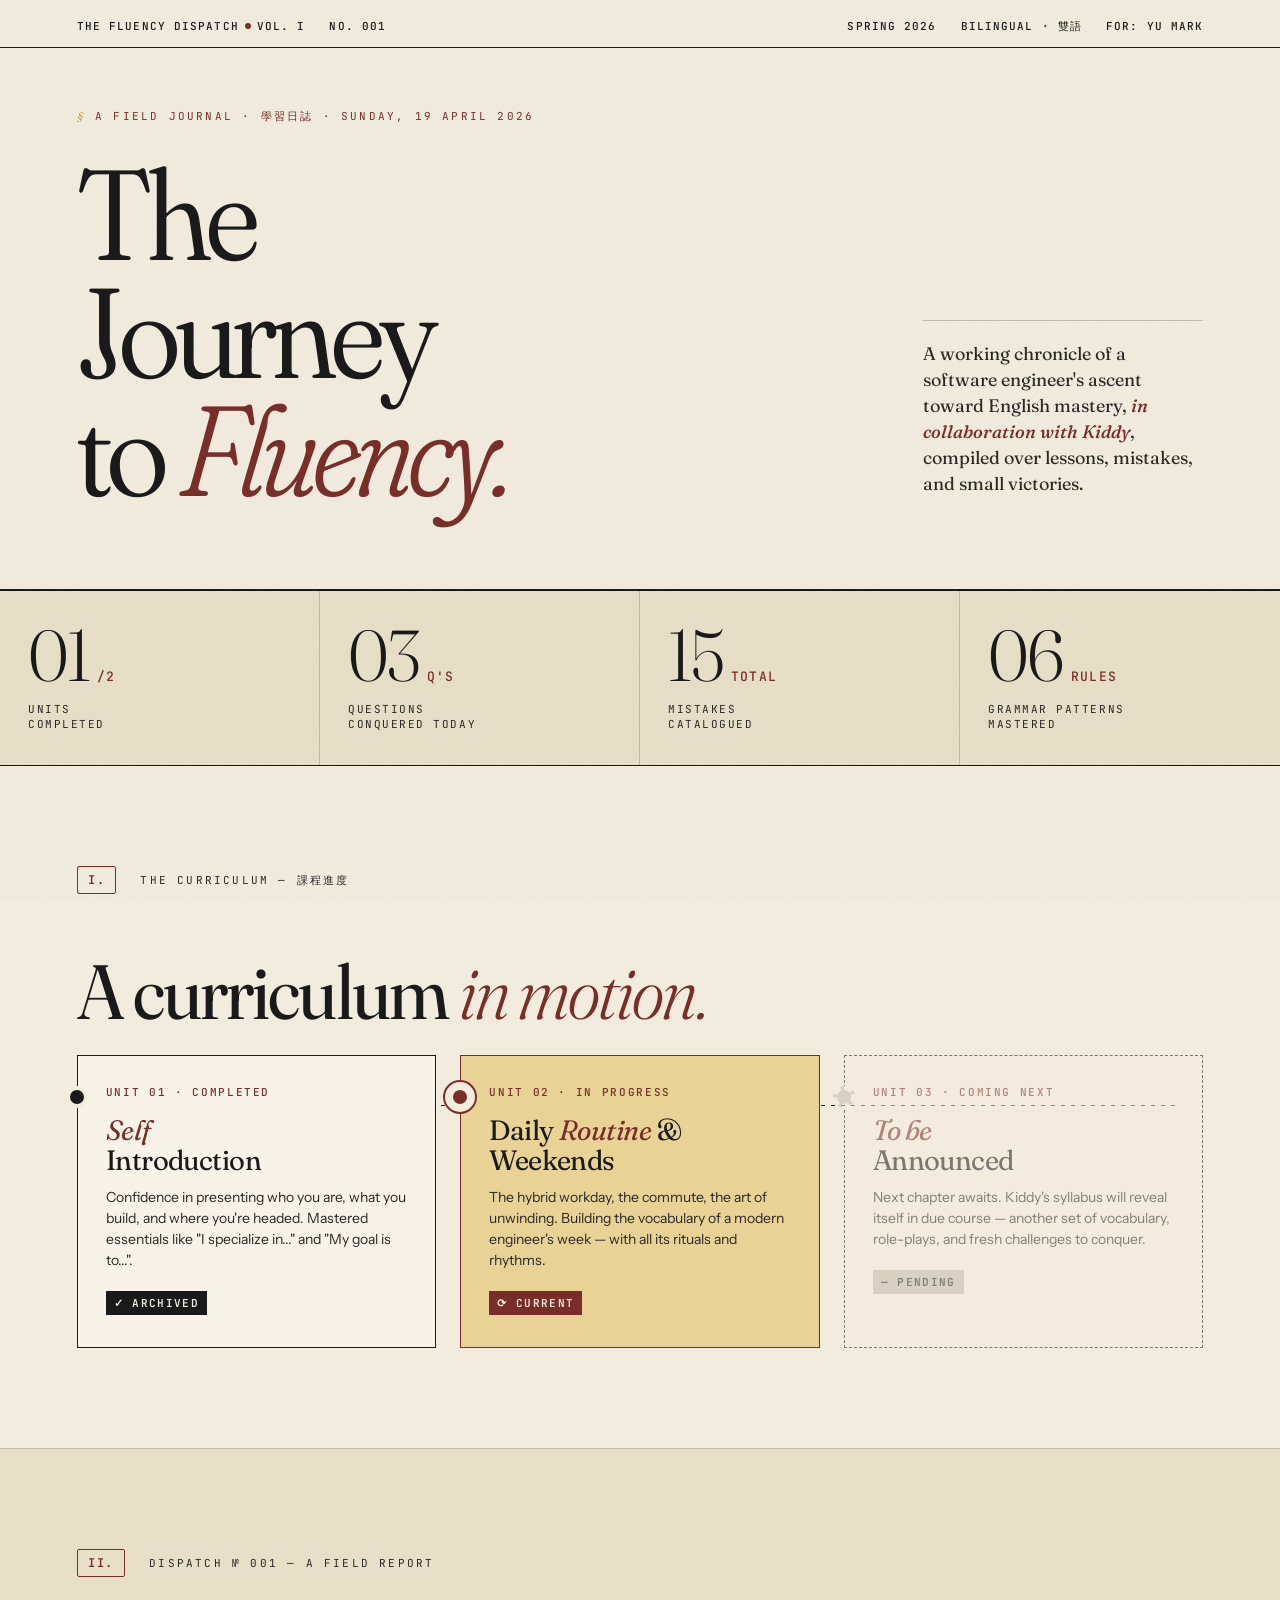
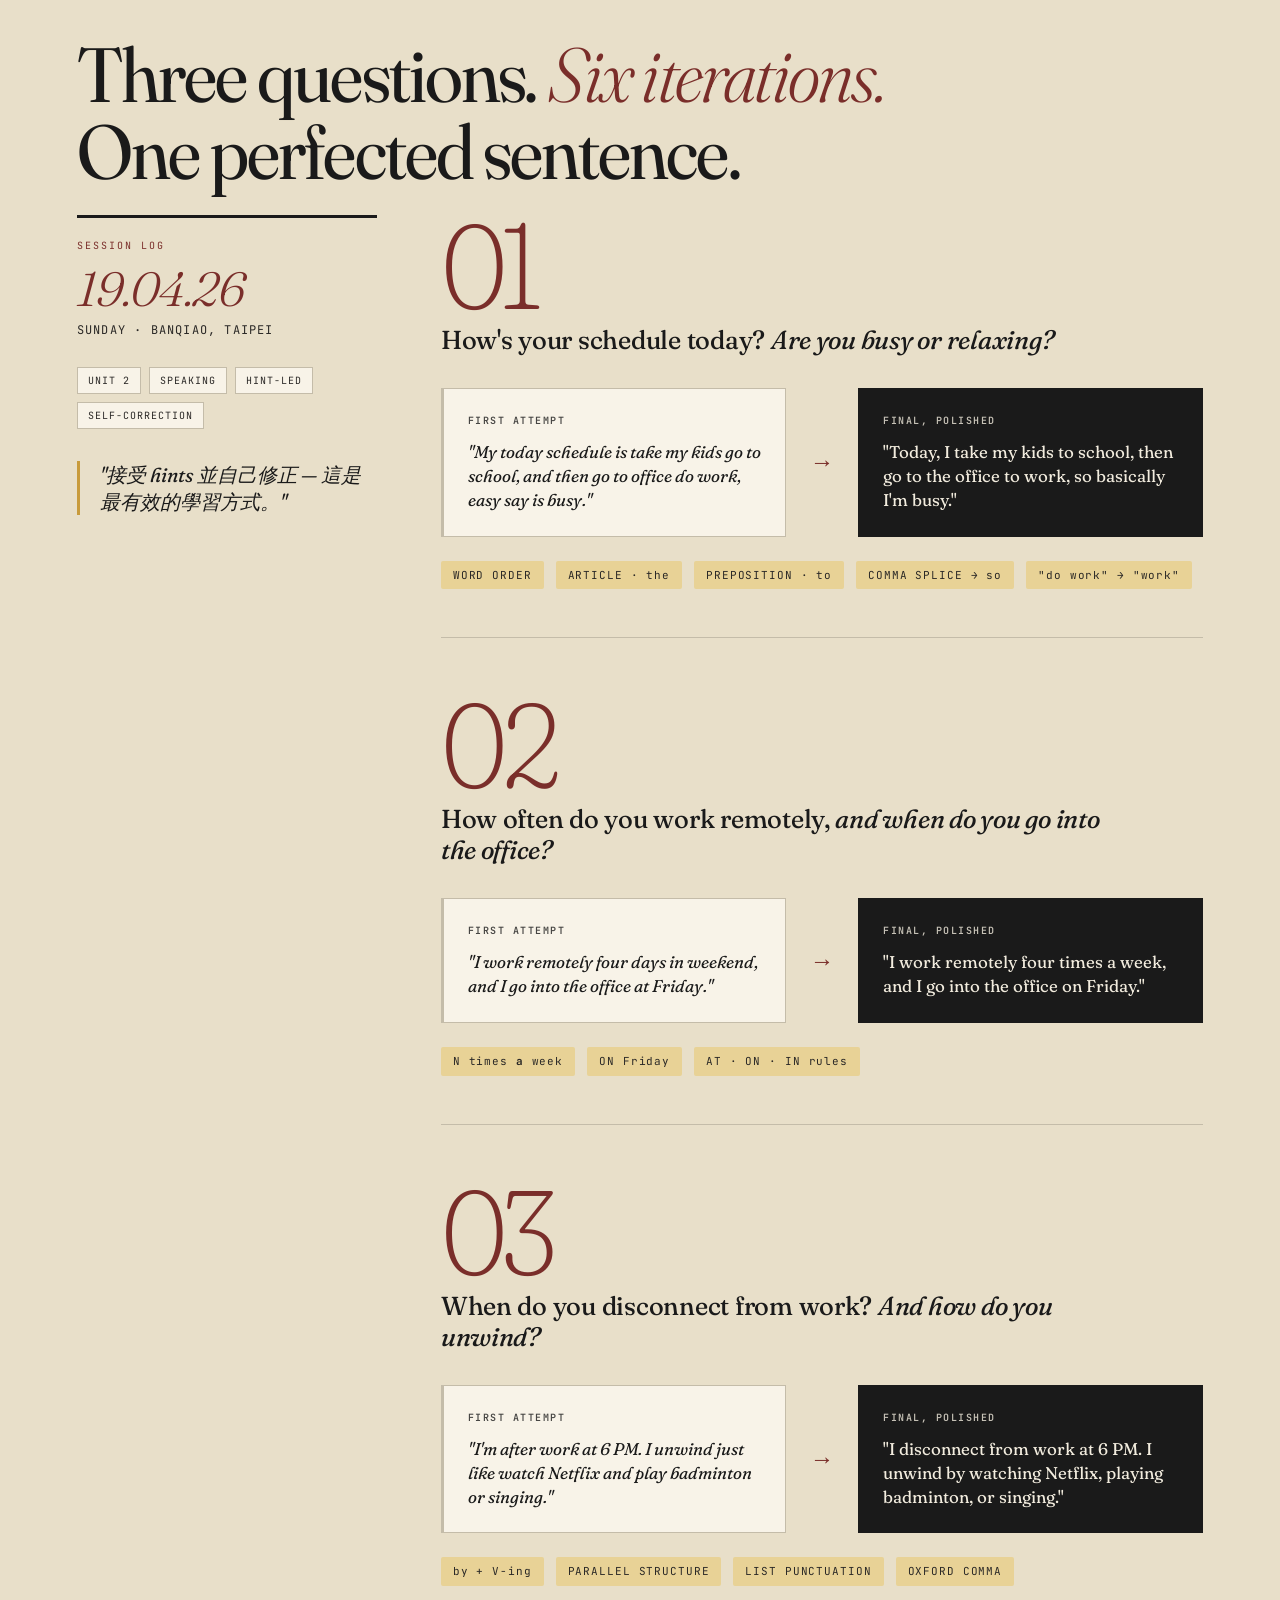
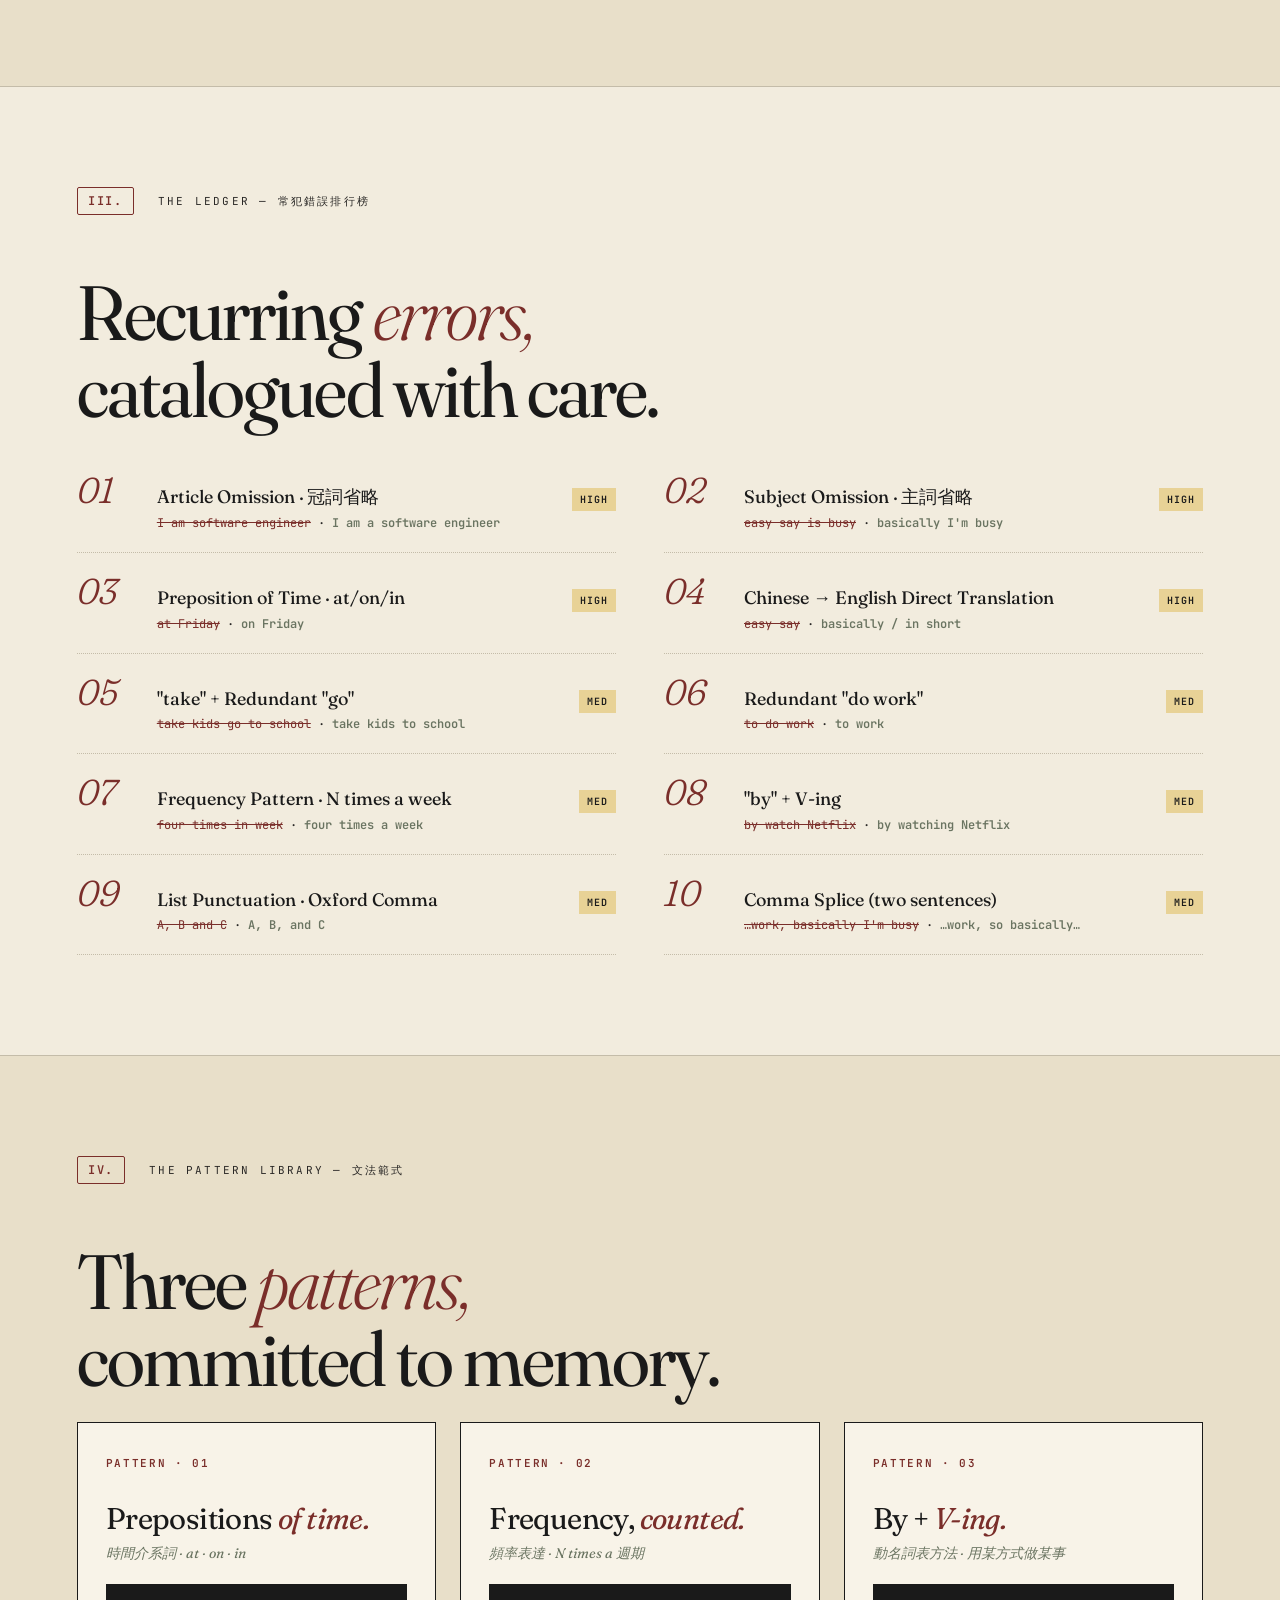
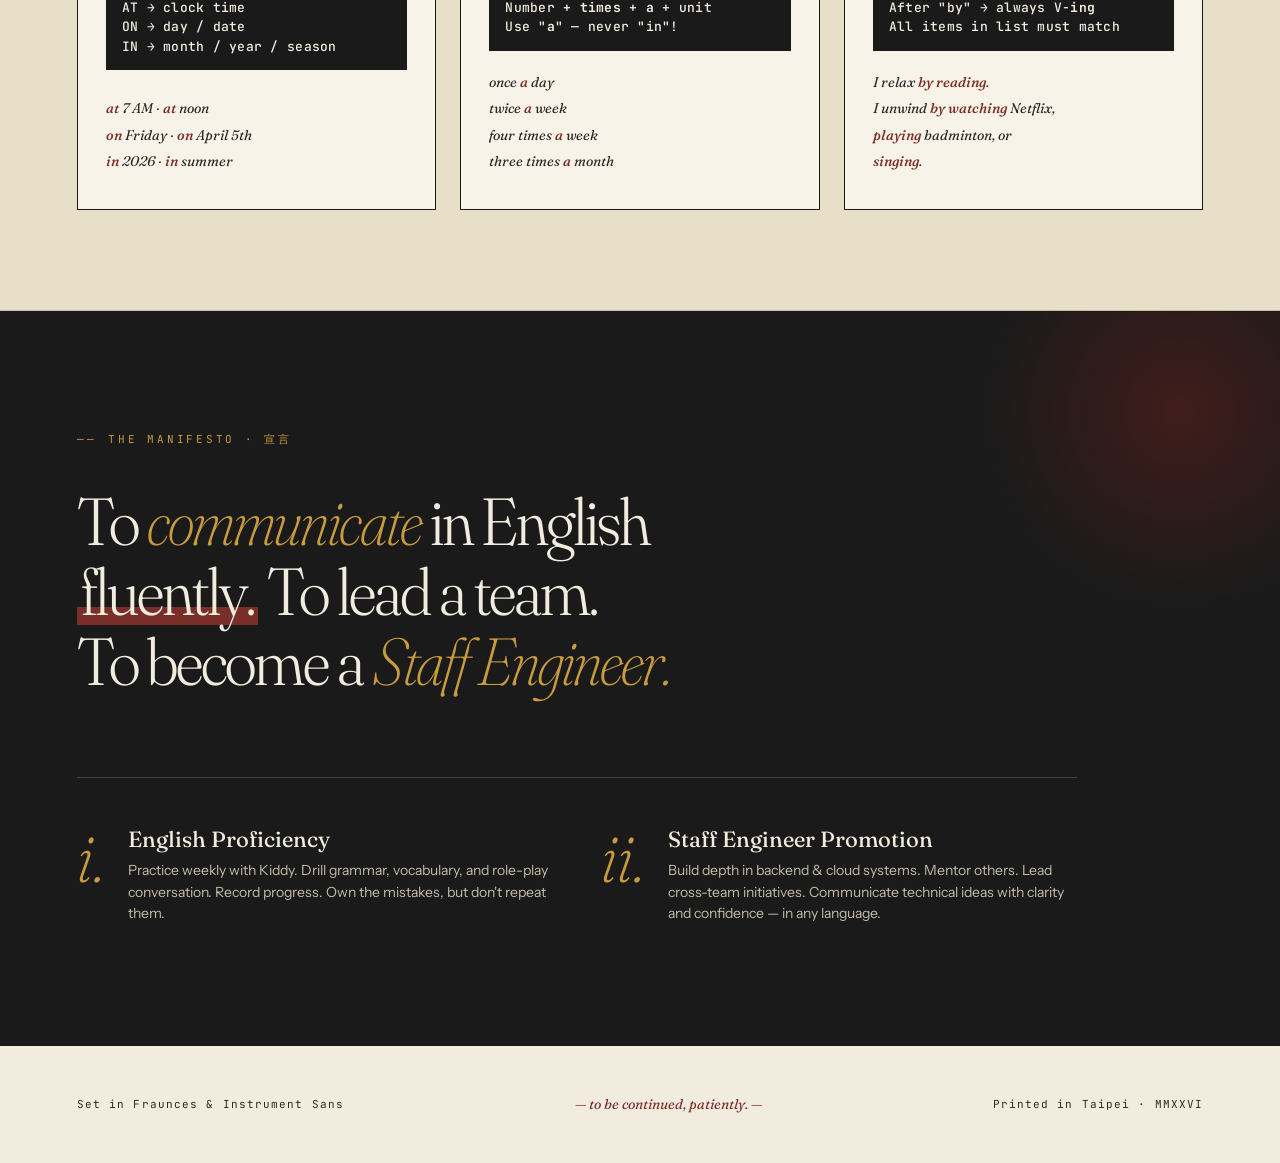
<file: v1-cream-editorial.html>
<!DOCTYPE html>
<html lang="en">
<head>
<meta charset="UTF-8">
<meta name="viewport" content="width=device-width, initial-scale=1.0">
<title>The Fluency Dispatch — Yu Mark's English Journal</title>
<link rel="preconnect" href="https://fonts.googleapis.com">
<link rel="preconnect" href="https://fonts.gstatic.com" crossorigin>
<link href="https://fonts.googleapis.com/css2?family=Fraunces:ital,opsz,wght,SOFT@0,9..144,300..900,0..100;1,9..144,300..900,0..100&family=Instrument+Sans:ital,wght@0,400..700;1,400..700&family=JetBrains+Mono:wght@400;500;600&display=swap" rel="stylesheet">
<style>
  :root {
    --cream: #F2ECDE;
    --cream-deep: #E8DFC9;
    --cream-light: #F8F3E8;
    --ink: #1A1A1A;
    --ink-soft: #2A2826;
    --oxblood: #7A2E2A;
    --oxblood-deep: #5A1F1C;
    --ochre: #C89B3C;
    --ochre-soft: #E8D296;
    --sage: #6A7461;
    --warm-gray: #C4BCA9;
    --warm-gray-soft: #DDD4C0;
    --shadow-soft: rgba(26, 26, 26, 0.08);
    --shadow-deep: rgba(26, 26, 26, 0.18);
    --display: "Fraunces", "Times New Roman", serif;
    --body: "Instrument Sans", system-ui, sans-serif;
    --mono: "JetBrains Mono", ui-monospace, monospace;
  }

  * { margin: 0; padding: 0; box-sizing: border-box; }
  html { scroll-behavior: smooth; }

  body {
    font-family: var(--body);
    background: var(--cream);
    color: var(--ink);
    line-height: 1.5;
    font-size: 16px;
    overflow-x: hidden;
    position: relative;
    min-height: 100vh;
  }

  /* Paper grain overlay */
  body::before {
    content: '';
    position: fixed;
    inset: 0;
    background-image: url("data:image/svg+xml;utf8,<svg xmlns='http://www.w3.org/2000/svg' width='200' height='200'><filter id='n'><feTurbulence type='fractalNoise' baseFrequency='0.9' numOctaves='2'/><feColorMatrix values='0 0 0 0 0.1 0 0 0 0 0.1 0 0 0 0 0.1 0 0 0 0.5 0'/></filter><rect width='100%25' height='100%25' filter='url(%23n)' opacity='0.5'/></svg>");
    opacity: 0.08;
    pointer-events: none;
    z-index: 100;
    mix-blend-mode: multiply;
  }

  /* Animations */
  @keyframes rise {
    from { opacity: 0; transform: translateY(24px); }
    to { opacity: 1; transform: translateY(0); }
  }
  @keyframes expand {
    from { transform: scaleX(0); }
    to { transform: scaleX(1); }
  }
  @keyframes fade {
    from { opacity: 0; }
    to { opacity: 1; }
  }

  .reveal { animation: rise 0.9s cubic-bezier(0.2, 0.7, 0.2, 1) both; }

  /* ═══════════════════════════════════════════════ */
  /* MASTHEAD                                        */
  /* ═══════════════════════════════════════════════ */

  .masthead {
    border-bottom: 1px solid var(--ink);
    padding: 18px 6vw 12px;
    display: flex;
    justify-content: space-between;
    align-items: baseline;
    font-family: var(--mono);
    font-size: 11px;
    font-weight: 500;
    letter-spacing: 0.1em;
    text-transform: uppercase;
    animation: fade 1.2s ease both;
  }

  .masthead-left, .masthead-right {
    display: flex;
    gap: 24px;
  }

  .masthead-dot {
    display: inline-block;
    width: 6px;
    height: 6px;
    border-radius: 50%;
    background: var(--oxblood);
    margin: 0 6px;
    transform: translateY(-1px);
  }

  /* ═══════════════════════════════════════════════ */
  /* HERO                                            */
  /* ═══════════════════════════════════════════════ */

  .hero {
    padding: 60px 6vw 80px;
    display: grid;
    grid-template-columns: 1fr 280px;
    gap: 48px;
    align-items: end;
    border-bottom: 2px solid var(--ink);
    position: relative;
  }

  .hero-eyebrow {
    font-family: var(--mono);
    font-size: 11px;
    letter-spacing: 0.2em;
    text-transform: uppercase;
    color: var(--oxblood);
    margin-bottom: 32px;
    animation: rise 0.8s 0.1s both;
  }

  .hero-eyebrow::before {
    content: '§';
    font-family: var(--display);
    font-style: italic;
    margin-right: 10px;
    color: var(--ochre);
  }

  .hero-title {
    font-family: var(--display);
    font-weight: 350;
    font-size: clamp(64px, 10vw, 156px);
    line-height: 0.92;
    letter-spacing: -0.04em;
    color: var(--ink);
    font-variation-settings: "opsz" 144, "SOFT" 60;
    animation: rise 1s 0.2s both;
  }

  .hero-title em {
    font-style: italic;
    font-weight: 300;
    color: var(--oxblood);
    font-variation-settings: "opsz" 144, "SOFT" 100;
  }

  .hero-lede {
    font-family: var(--display);
    font-weight: 400;
    font-size: 18px;
    line-height: 1.45;
    color: var(--ink-soft);
    max-width: 280px;
    padding-bottom: 12px;
    border-top: 1px solid var(--warm-gray);
    padding-top: 20px;
    animation: rise 1s 0.4s both;
  }

  .hero-lede strong {
    font-weight: 500;
    font-style: italic;
    color: var(--oxblood);
  }

  /* ═══════════════════════════════════════════════ */
  /* STATS STRIP                                     */
  /* ═══════════════════════════════════════════════ */

  .stats {
    display: grid;
    grid-template-columns: repeat(4, 1fr);
    border-bottom: 1px solid var(--ink);
    background: var(--cream-deep);
  }

  .stat {
    padding: 32px 28px;
    border-right: 1px solid var(--warm-gray);
    animation: rise 0.8s both;
    position: relative;
  }
  .stat:nth-child(1) { animation-delay: 0.5s; }
  .stat:nth-child(2) { animation-delay: 0.6s; }
  .stat:nth-child(3) { animation-delay: 0.7s; }
  .stat:nth-child(4) { animation-delay: 0.8s; border-right: none; }

  .stat-num {
    font-family: var(--display);
    font-weight: 300;
    font-size: 72px;
    line-height: 0.9;
    letter-spacing: -0.03em;
    font-variation-settings: "opsz" 144, "SOFT" 20;
    color: var(--ink);
    display: flex;
    align-items: baseline;
    gap: 8px;
  }

  .stat-num .unit {
    font-family: var(--mono);
    font-size: 13px;
    font-weight: 500;
    color: var(--oxblood);
    letter-spacing: 0.1em;
    text-transform: uppercase;
  }

  .stat-label {
    margin-top: 14px;
    font-family: var(--mono);
    font-size: 11px;
    letter-spacing: 0.14em;
    text-transform: uppercase;
    color: var(--ink-soft);
    line-height: 1.4;
  }

  /* ═══════════════════════════════════════════════ */
  /* SECTION HEADERS                                 */
  /* ═══════════════════════════════════════════════ */

  .section {
    padding: 100px 6vw;
    border-bottom: 1px solid var(--warm-gray);
    position: relative;
  }

  .section-header {
    display: flex;
    align-items: baseline;
    gap: 24px;
    margin-bottom: 60px;
  }

  .section-num {
    font-family: var(--mono);
    font-size: 12px;
    font-weight: 600;
    letter-spacing: 0.15em;
    color: var(--oxblood);
    padding: 4px 10px;
    border: 1px solid var(--oxblood);
    border-radius: 2px;
  }

  .section-kicker {
    font-family: var(--mono);
    font-size: 11px;
    letter-spacing: 0.2em;
    text-transform: uppercase;
    color: var(--ink-soft);
    flex: 1;
  }

  .section-title {
    font-family: var(--display);
    font-weight: 400;
    font-size: clamp(42px, 6vw, 78px);
    line-height: 1;
    letter-spacing: -0.025em;
    margin-bottom: 24px;
    font-variation-settings: "opsz" 96, "SOFT" 30;
  }

  .section-title em {
    font-style: italic;
    color: var(--oxblood);
    font-weight: 300;
  }

  /* ═══════════════════════════════════════════════ */
  /* PROGRESS TIMELINE                               */
  /* ═══════════════════════════════════════════════ */

  .timeline {
    display: grid;
    grid-template-columns: repeat(3, 1fr);
    gap: 24px;
    position: relative;
  }

  .timeline::before {
    content: '';
    position: absolute;
    top: 50px;
    left: 24px;
    right: 24px;
    height: 1px;
    background: repeating-linear-gradient(90deg, var(--ink) 0, var(--ink) 4px, transparent 4px, transparent 10px);
    z-index: 0;
  }

  .unit-card {
    background: var(--cream-light);
    border: 1px solid var(--ink);
    padding: 28px 28px 32px;
    position: relative;
    z-index: 1;
    transition: transform 0.3s ease, box-shadow 0.3s ease;
  }

  .unit-card:hover {
    transform: translateY(-4px);
    box-shadow: 8px 8px 0 var(--ink);
  }

  .unit-card.done { background: var(--cream-light); }
  .unit-card.active { background: var(--ochre-soft); border-color: var(--oxblood); }
  .unit-card.future { background: var(--cream); border-style: dashed; opacity: 0.55; }

  .unit-dot {
    position: absolute;
    top: 30px;
    left: -12px;
    width: 22px;
    height: 22px;
    border-radius: 50%;
    background: var(--ink);
    border: 4px solid var(--cream);
    z-index: 2;
  }
  .unit-card.done .unit-dot { background: var(--ink); }
  .unit-card.active .unit-dot { background: var(--oxblood); box-shadow: 0 0 0 4px var(--cream), 0 0 0 6px var(--oxblood); }
  .unit-card.future .unit-dot { background: var(--warm-gray); border-style: dashed; }

  .unit-meta {
    font-family: var(--mono);
    font-size: 11px;
    font-weight: 500;
    letter-spacing: 0.15em;
    text-transform: uppercase;
    color: var(--oxblood);
    margin-bottom: 16px;
  }

  .unit-name {
    font-family: var(--display);
    font-weight: 400;
    font-size: 28px;
    line-height: 1.05;
    letter-spacing: -0.02em;
    margin-bottom: 12px;
    font-variation-settings: "opsz" 48, "SOFT" 30;
  }

  .unit-name em { font-style: italic; color: var(--oxblood); }

  .unit-desc {
    font-size: 14px;
    color: var(--ink-soft);
    line-height: 1.5;
    margin-bottom: 18px;
  }

  .unit-status {
    font-family: var(--mono);
    font-size: 11px;
    font-weight: 600;
    letter-spacing: 0.12em;
    text-transform: uppercase;
    padding: 4px 8px;
    display: inline-block;
  }
  .unit-card.done .unit-status { background: var(--ink); color: var(--cream); }
  .unit-card.active .unit-status { background: var(--oxblood); color: var(--cream); }
  .unit-card.future .unit-status { background: var(--warm-gray); color: var(--ink-soft); }

  /* ═══════════════════════════════════════════════ */
  /* SESSION SPOTLIGHT                               */
  /* ═══════════════════════════════════════════════ */

  .session {
    display: grid;
    grid-template-columns: 300px 1fr;
    gap: 64px;
  }

  .session-aside {
    border-top: 3px solid var(--ink);
    padding-top: 20px;
    position: sticky;
    top: 40px;
    height: fit-content;
  }

  .session-aside-label {
    font-family: var(--mono);
    font-size: 10px;
    letter-spacing: 0.2em;
    text-transform: uppercase;
    color: var(--oxblood);
    margin-bottom: 12px;
  }

  .session-date {
    font-family: var(--display);
    font-style: italic;
    font-weight: 300;
    font-size: 48px;
    line-height: 1;
    letter-spacing: -0.02em;
    margin-bottom: 8px;
    color: var(--oxblood);
  }

  .session-day {
    font-family: var(--mono);
    font-size: 12px;
    letter-spacing: 0.1em;
    text-transform: uppercase;
    color: var(--ink-soft);
    margin-bottom: 28px;
  }

  .session-tags {
    display: flex;
    flex-wrap: wrap;
    gap: 8px;
    margin-bottom: 32px;
  }

  .tag {
    font-family: var(--mono);
    font-size: 10px;
    letter-spacing: 0.1em;
    text-transform: uppercase;
    padding: 5px 10px;
    background: var(--cream-light);
    border: 1px solid var(--warm-gray);
    color: var(--ink-soft);
  }

  .session-quote {
    font-family: var(--display);
    font-style: italic;
    font-weight: 400;
    font-size: 20px;
    line-height: 1.35;
    color: var(--ink);
    padding-left: 20px;
    border-left: 3px solid var(--ochre);
    font-variation-settings: "opsz" 48, "SOFT" 80;
  }

  .qa {
    margin-bottom: 56px;
    padding-bottom: 48px;
    border-bottom: 1px solid var(--warm-gray);
  }
  .qa:last-child { border-bottom: none; padding-bottom: 0; margin-bottom: 0; }

  .qa-num {
    font-family: var(--display);
    font-weight: 200;
    font-size: 120px;
    line-height: 0.85;
    letter-spacing: -0.05em;
    color: var(--oxblood);
    font-variation-settings: "opsz" 144, "SOFT" 100;
    margin-bottom: 8px;
    display: block;
  }

  .qa-question {
    font-family: var(--display);
    font-weight: 450;
    font-size: 26px;
    line-height: 1.2;
    letter-spacing: -0.01em;
    margin-bottom: 32px;
    max-width: 680px;
    font-variation-settings: "opsz" 48, "SOFT" 40;
  }

  .qa-flow {
    display: grid;
    grid-template-columns: 1fr auto 1fr;
    gap: 24px;
    align-items: stretch;
    margin-bottom: 24px;
  }

  .flow-box {
    padding: 24px;
    border: 1px solid var(--warm-gray);
  }

  .flow-attempt {
    background: var(--cream-light);
    border-left: 3px solid var(--warm-gray);
  }

  .flow-final {
    background: var(--ink);
    color: var(--cream);
    border-color: var(--ink);
  }

  .flow-label {
    font-family: var(--mono);
    font-size: 10px;
    font-weight: 600;
    letter-spacing: 0.15em;
    text-transform: uppercase;
    margin-bottom: 12px;
    opacity: 0.8;
  }

  .flow-text {
    font-family: var(--display);
    font-size: 17px;
    line-height: 1.4;
    font-weight: 400;
    font-style: italic;
    font-variation-settings: "opsz" 24, "SOFT" 60;
  }

  .flow-final .flow-text { color: var(--cream); font-style: normal; font-weight: 400; }

  .flow-arrow {
    display: flex;
    align-items: center;
    justify-content: center;
    color: var(--oxblood);
    font-size: 24px;
    font-family: var(--display);
  }

  .qa-takeaways {
    margin-top: 24px;
    display: flex;
    flex-wrap: wrap;
    gap: 12px;
  }

  .takeaway {
    font-family: var(--mono);
    font-size: 11px;
    letter-spacing: 0.08em;
    color: var(--ink-soft);
    padding: 6px 12px;
    background: var(--ochre-soft);
    border-radius: 2px;
  }

  /* ═══════════════════════════════════════════════ */
  /* MISTAKES LEDGER                                 */
  /* ═══════════════════════════════════════════════ */

  .mistakes {
    display: grid;
    grid-template-columns: repeat(2, 1fr);
    gap: 0 48px;
  }

  .mistake {
    display: grid;
    grid-template-columns: 60px 1fr auto;
    gap: 20px;
    align-items: baseline;
    padding: 20px 0;
    border-bottom: 1px dotted var(--warm-gray);
  }

  .mistake-rank {
    font-family: var(--display);
    font-weight: 300;
    font-size: 36px;
    line-height: 1;
    color: var(--oxblood);
    font-variation-settings: "opsz" 48, "SOFT" 100;
    font-style: italic;
  }

  .mistake-body {
    display: flex;
    flex-direction: column;
    gap: 6px;
  }

  .mistake-name {
    font-family: var(--display);
    font-weight: 450;
    font-size: 18px;
    line-height: 1.2;
    font-variation-settings: "opsz" 24;
  }

  .mistake-example {
    font-family: var(--mono);
    font-size: 12px;
    color: var(--ink-soft);
    line-height: 1.5;
  }

  .mistake-example .wrong { color: var(--oxblood); text-decoration: line-through; }
  .mistake-example .right { color: var(--sage); font-weight: 600; }

  .mistake-count {
    font-family: var(--mono);
    font-size: 10px;
    font-weight: 600;
    letter-spacing: 0.1em;
    color: var(--ink);
    background: var(--ochre-soft);
    padding: 4px 8px;
    white-space: nowrap;
  }

  /* ═══════════════════════════════════════════════ */
  /* GRAMMAR PATTERNS                                */
  /* ═══════════════════════════════════════════════ */

  .patterns {
    display: grid;
    grid-template-columns: repeat(3, 1fr);
    gap: 24px;
  }

  .pattern {
    background: var(--cream-light);
    border: 1px solid var(--ink);
    padding: 32px 28px;
    position: relative;
    display: flex;
    flex-direction: column;
    min-height: 340px;
    transition: all 0.3s cubic-bezier(0.2, 0.7, 0.2, 1);
  }

  .pattern:hover {
    transform: translateY(-6px) rotate(-0.5deg);
    box-shadow: 10px 10px 0 var(--oxblood);
  }

  .pattern:nth-child(2):hover { transform: translateY(-6px) rotate(0.5deg); }

  .pattern-num {
    font-family: var(--mono);
    font-size: 11px;
    font-weight: 600;
    letter-spacing: 0.15em;
    color: var(--oxblood);
    margin-bottom: 32px;
  }

  .pattern-title {
    font-family: var(--display);
    font-weight: 400;
    font-size: 30px;
    line-height: 1.05;
    letter-spacing: -0.02em;
    margin-bottom: 8px;
    font-variation-settings: "opsz" 48, "SOFT" 40;
  }

  .pattern-title em { font-style: italic; color: var(--oxblood); }

  .pattern-chinese {
    font-family: var(--display);
    font-size: 14px;
    color: var(--sage);
    font-style: italic;
    margin-bottom: 20px;
  }

  .pattern-rule {
    font-family: var(--mono);
    font-size: 13px;
    font-weight: 500;
    background: var(--ink);
    color: var(--cream);
    padding: 14px 16px;
    margin-bottom: 20px;
    letter-spacing: 0.02em;
    line-height: 1.5;
  }

  .pattern-examples {
    margin-top: auto;
    font-family: var(--display);
    font-size: 14px;
    line-height: 1.6;
    font-style: italic;
    color: var(--ink-soft);
  }

  .pattern-examples div { margin-bottom: 4px; }
  .pattern-examples .hi { color: var(--oxblood); font-weight: 500; }

  /* ═══════════════════════════════════════════════ */
  /* MANIFESTO                                       */
  /* ═══════════════════════════════════════════════ */

  .manifesto {
    background: var(--ink);
    color: var(--cream);
    padding: 120px 6vw;
    position: relative;
    overflow: hidden;
  }

  .manifesto::before {
    content: '';
    position: absolute;
    top: -100px;
    right: -100px;
    width: 400px;
    height: 400px;
    border-radius: 50%;
    background: radial-gradient(circle, var(--oxblood-deep) 0%, transparent 70%);
    opacity: 0.6;
  }

  .manifesto-inner {
    position: relative;
    z-index: 1;
    max-width: 1000px;
  }

  .manifesto-label {
    font-family: var(--mono);
    font-size: 11px;
    letter-spacing: 0.25em;
    text-transform: uppercase;
    color: var(--ochre);
    margin-bottom: 40px;
  }

  .manifesto-label::before {
    content: '——';
    margin-right: 12px;
    color: var(--ochre);
  }

  .manifesto-text {
    font-family: var(--display);
    font-weight: 300;
    font-size: clamp(36px, 5.2vw, 76px);
    line-height: 1.05;
    letter-spacing: -0.03em;
    font-variation-settings: "opsz" 144, "SOFT" 50;
  }

  .manifesto-text em {
    font-style: italic;
    color: var(--ochre);
    font-weight: 200;
  }

  .manifesto-text .underline {
    background: linear-gradient(transparent 70%, var(--oxblood) 70%, var(--oxblood) 92%, transparent 92%);
    padding: 0 4px;
  }

  .manifesto-goals {
    margin-top: 80px;
    display: grid;
    grid-template-columns: repeat(2, 1fr);
    gap: 48px;
    padding-top: 48px;
    border-top: 1px solid rgba(242, 236, 222, 0.2);
  }

  .goal {
    display: flex;
    gap: 24px;
    align-items: flex-start;
  }

  .goal-num {
    font-family: var(--display);
    font-weight: 200;
    font-size: 72px;
    line-height: 0.85;
    color: var(--ochre);
    font-style: italic;
    font-variation-settings: "opsz" 144, "SOFT" 80;
  }

  .goal-body h3 {
    font-family: var(--display);
    font-weight: 450;
    font-size: 22px;
    margin-bottom: 8px;
    line-height: 1.2;
  }

  .goal-body p {
    font-size: 14px;
    color: var(--warm-gray);
    line-height: 1.55;
  }

  /* ═══════════════════════════════════════════════ */
  /* COLOPHON                                        */
  /* ═══════════════════════════════════════════════ */

  .colophon {
    padding: 48px 6vw;
    border-top: 1px solid var(--ink);
    display: flex;
    justify-content: space-between;
    align-items: center;
    font-family: var(--mono);
    font-size: 11px;
    letter-spacing: 0.1em;
    color: var(--ink-soft);
  }

  .colophon-center {
    font-family: var(--display);
    font-style: italic;
    font-size: 14px;
    color: var(--oxblood);
    letter-spacing: 0;
    text-transform: none;
  }

  /* ═══════════════════════════════════════════════ */
  /* RESPONSIVE                                      */
  /* ═══════════════════════════════════════════════ */

  @media (max-width: 960px) {
    .hero { grid-template-columns: 1fr; gap: 24px; padding: 40px 6vw 60px; }
    .hero-lede { max-width: 100%; }
    .stats { grid-template-columns: repeat(2, 1fr); }
    .stat:nth-child(2) { border-right: none; }
    .stat:nth-child(odd) { border-right: 1px solid var(--warm-gray); }
    .stat:nth-child(1), .stat:nth-child(2) { border-bottom: 1px solid var(--warm-gray); }
    .timeline { grid-template-columns: 1fr; }
    .timeline::before { display: none; }
    .session { grid-template-columns: 1fr; }
    .session-aside { position: static; }
    .qa-flow { grid-template-columns: 1fr; }
    .flow-arrow { transform: rotate(90deg); padding: 8px 0; }
    .mistakes { grid-template-columns: 1fr; }
    .patterns { grid-template-columns: 1fr; }
    .manifesto-goals { grid-template-columns: 1fr; gap: 32px; }
    .section { padding: 72px 6vw; }
    .masthead { flex-direction: column; gap: 12px; align-items: flex-start; }
  }

  /* Scroll reveal trigger */
  .scroll-reveal { opacity: 0; transform: translateY(32px); transition: opacity 0.9s cubic-bezier(0.2, 0.7, 0.2, 1), transform 0.9s cubic-bezier(0.2, 0.7, 0.2, 1); }
  .scroll-reveal.visible { opacity: 1; transform: translateY(0); }
</style>
</head>
<body>

  <!-- ═══════ MASTHEAD ═══════ -->
  <header class="masthead">
    <div class="masthead-left">
      <span>The Fluency Dispatch<span class="masthead-dot"></span>Vol. I</span>
      <span>No. 001</span>
    </div>
    <div class="masthead-right">
      <span>Spring 2026</span>
      <span>Bilingual · 雙語</span>
      <span>For: Yu Mark</span>
    </div>
  </header>

  <!-- ═══════ HERO ═══════ -->
  <section class="hero">
    <div>
      <div class="hero-eyebrow">A Field Journal · 學習日誌 · Sunday, 19 April 2026</div>
      <h1 class="hero-title">The<br>Journey<br>to <em>Fluency.</em></h1>
    </div>
    <p class="hero-lede">
      A working chronicle of a software engineer's ascent toward English mastery, <strong>in collaboration with Kiddy</strong>, compiled over lessons, mistakes, and small victories.
    </p>
  </section>

  <!-- ═══════ STATS ═══════ -->
  <section class="stats">
    <div class="stat">
      <div class="stat-num">01<span class="unit">/2</span></div>
      <div class="stat-label">Units<br>Completed</div>
    </div>
    <div class="stat">
      <div class="stat-num">03<span class="unit">Q's</span></div>
      <div class="stat-label">Questions<br>Conquered Today</div>
    </div>
    <div class="stat">
      <div class="stat-num">15<span class="unit">Total</span></div>
      <div class="stat-label">Mistakes<br>Catalogued</div>
    </div>
    <div class="stat">
      <div class="stat-num">06<span class="unit">Rules</span></div>
      <div class="stat-label">Grammar Patterns<br>Mastered</div>
    </div>
  </section>

  <!-- ═══════ CURRICULUM ═══════ -->
  <section class="section scroll-reveal">
    <div class="section-header">
      <span class="section-num">I.</span>
      <span class="section-kicker">THE CURRICULUM — 課程進度</span>
    </div>
    <h2 class="section-title">A curriculum <em>in motion.</em></h2>

    <div class="timeline">
      <div class="unit-card done">
        <div class="unit-dot"></div>
        <div class="unit-meta">Unit 01 · Completed</div>
        <div class="unit-name"><em>Self</em><br>Introduction</div>
        <div class="unit-desc">Confidence in presenting who you are, what you build, and where you're headed. Mastered essentials like "I specialize in..." and "My goal is to...".</div>
        <span class="unit-status">✓ Archived</span>
      </div>
      <div class="unit-card active">
        <div class="unit-dot"></div>
        <div class="unit-meta">Unit 02 · In Progress</div>
        <div class="unit-name">Daily <em>Routine</em> &<br>Weekends</div>
        <div class="unit-desc">The hybrid workday, the commute, the art of unwinding. Building the vocabulary of a modern engineer's week — with all its rituals and rhythms.</div>
        <span class="unit-status">⟳ Current</span>
      </div>
      <div class="unit-card future">
        <div class="unit-dot"></div>
        <div class="unit-meta">Unit 03 · Coming Next</div>
        <div class="unit-name"><em>To be</em><br>Announced</div>
        <div class="unit-desc">Next chapter awaits. Kiddy's syllabus will reveal itself in due course — another set of vocabulary, role-plays, and fresh challenges to conquer.</div>
        <span class="unit-status">— Pending</span>
      </div>
    </div>
  </section>

  <!-- ═══════ SESSION SPOTLIGHT ═══════ -->
  <section class="section scroll-reveal" style="background: var(--cream-deep);">
    <div class="section-header">
      <span class="section-num">II.</span>
      <span class="section-kicker">DISPATCH № 001 — A FIELD REPORT</span>
    </div>
    <h2 class="section-title">Three questions. <em>Six iterations.</em><br>One perfected sentence.</h2>

    <div class="session">
      <aside class="session-aside">
        <div class="session-aside-label">Session Log</div>
        <div class="session-date">19.04.26</div>
        <div class="session-day">Sunday · Banqiao, Taipei</div>
        <div class="session-tags">
          <span class="tag">Unit 2</span>
          <span class="tag">Speaking</span>
          <span class="tag">Hint-Led</span>
          <span class="tag">Self-Correction</span>
        </div>
        <p class="session-quote">
          "接受 hints 並自己修正 — 這是最有效的學習方式。"
        </p>
      </aside>

      <div class="session-body">

        <!-- Q1 -->
        <div class="qa">
          <span class="qa-num">01</span>
          <h3 class="qa-question">How's your schedule today? <em>Are you busy or relaxing?</em></h3>
          <div class="qa-flow">
            <div class="flow-box flow-attempt">
              <div class="flow-label">First Attempt</div>
              <div class="flow-text">"My today schedule is take my kids go to school, and then go to office do work, easy say is busy."</div>
            </div>
            <div class="flow-arrow">→</div>
            <div class="flow-box flow-final">
              <div class="flow-label">Final, Polished</div>
              <div class="flow-text">"Today, I take my kids to school, then go to the office to work, so basically I'm busy."</div>
            </div>
          </div>
          <div class="qa-takeaways">
            <span class="takeaway">WORD ORDER</span>
            <span class="takeaway">ARTICLE · the</span>
            <span class="takeaway">PREPOSITION · to</span>
            <span class="takeaway">COMMA SPLICE → so</span>
            <span class="takeaway">"do work" → "work"</span>
          </div>
        </div>

        <!-- Q2 -->
        <div class="qa">
          <span class="qa-num">02</span>
          <h3 class="qa-question">How often do you work remotely, <em>and when do you go into the office?</em></h3>
          <div class="qa-flow">
            <div class="flow-box flow-attempt">
              <div class="flow-label">First Attempt</div>
              <div class="flow-text">"I work remotely four days in weekend, and I go into the office at Friday."</div>
            </div>
            <div class="flow-arrow">→</div>
            <div class="flow-box flow-final">
              <div class="flow-label">Final, Polished</div>
              <div class="flow-text">"I work remotely four times a week, and I go into the office on Friday."</div>
            </div>
          </div>
          <div class="qa-takeaways">
            <span class="takeaway">N times <strong>a</strong> week</span>
            <span class="takeaway">ON Friday</span>
            <span class="takeaway">AT · ON · IN rules</span>
          </div>
        </div>

        <!-- Q3 -->
        <div class="qa">
          <span class="qa-num">03</span>
          <h3 class="qa-question">When do you disconnect from work? <em>And how do you unwind?</em></h3>
          <div class="qa-flow">
            <div class="flow-box flow-attempt">
              <div class="flow-label">First Attempt</div>
              <div class="flow-text">"I'm after work at 6 PM. I unwind just like watch Netflix and play badminton or singing."</div>
            </div>
            <div class="flow-arrow">→</div>
            <div class="flow-box flow-final">
              <div class="flow-label">Final, Polished</div>
              <div class="flow-text">"I disconnect from work at 6 PM. I unwind by watching Netflix, playing badminton, or singing."</div>
            </div>
          </div>
          <div class="qa-takeaways">
            <span class="takeaway">by + V-ing</span>
            <span class="takeaway">PARALLEL STRUCTURE</span>
            <span class="takeaway">LIST PUNCTUATION</span>
            <span class="takeaway">OXFORD COMMA</span>
          </div>
        </div>

      </div>
    </div>
  </section>

  <!-- ═══════ MISTAKES LEDGER ═══════ -->
  <section class="section scroll-reveal">
    <div class="section-header">
      <span class="section-num">III.</span>
      <span class="section-kicker">THE LEDGER — 常犯錯誤排行榜</span>
    </div>
    <h2 class="section-title">Recurring <em>errors,</em><br>catalogued with care.</h2>

    <div class="mistakes">
      <div class="mistake">
        <div class="mistake-rank">01</div>
        <div class="mistake-body">
          <div class="mistake-name">Article Omission · 冠詞省略</div>
          <div class="mistake-example"><span class="wrong">I am software engineer</span> · <span class="right">I am a software engineer</span></div>
        </div>
        <div class="mistake-count">HIGH</div>
      </div>
      <div class="mistake">
        <div class="mistake-rank">02</div>
        <div class="mistake-body">
          <div class="mistake-name">Subject Omission · 主詞省略</div>
          <div class="mistake-example"><span class="wrong">easy say is busy</span> · <span class="right">basically I'm busy</span></div>
        </div>
        <div class="mistake-count">HIGH</div>
      </div>
      <div class="mistake">
        <div class="mistake-rank">03</div>
        <div class="mistake-body">
          <div class="mistake-name">Preposition of Time · at/on/in</div>
          <div class="mistake-example"><span class="wrong">at Friday</span> · <span class="right">on Friday</span></div>
        </div>
        <div class="mistake-count">HIGH</div>
      </div>
      <div class="mistake">
        <div class="mistake-rank">04</div>
        <div class="mistake-body">
          <div class="mistake-name">Chinese → English Direct Translation</div>
          <div class="mistake-example"><span class="wrong">easy say</span> · <span class="right">basically / in short</span></div>
        </div>
        <div class="mistake-count">HIGH</div>
      </div>
      <div class="mistake">
        <div class="mistake-rank">05</div>
        <div class="mistake-body">
          <div class="mistake-name">"take" + Redundant "go"</div>
          <div class="mistake-example"><span class="wrong">take kids go to school</span> · <span class="right">take kids to school</span></div>
        </div>
        <div class="mistake-count">MED</div>
      </div>
      <div class="mistake">
        <div class="mistake-rank">06</div>
        <div class="mistake-body">
          <div class="mistake-name">Redundant "do work"</div>
          <div class="mistake-example"><span class="wrong">to do work</span> · <span class="right">to work</span></div>
        </div>
        <div class="mistake-count">MED</div>
      </div>
      <div class="mistake">
        <div class="mistake-rank">07</div>
        <div class="mistake-body">
          <div class="mistake-name">Frequency Pattern · N times a week</div>
          <div class="mistake-example"><span class="wrong">four times in week</span> · <span class="right">four times a week</span></div>
        </div>
        <div class="mistake-count">MED</div>
      </div>
      <div class="mistake">
        <div class="mistake-rank">08</div>
        <div class="mistake-body">
          <div class="mistake-name">"by" + V-ing</div>
          <div class="mistake-example"><span class="wrong">by watch Netflix</span> · <span class="right">by watching Netflix</span></div>
        </div>
        <div class="mistake-count">MED</div>
      </div>
      <div class="mistake">
        <div class="mistake-rank">09</div>
        <div class="mistake-body">
          <div class="mistake-name">List Punctuation · Oxford Comma</div>
          <div class="mistake-example"><span class="wrong">A, B and C</span> · <span class="right">A, B, and C</span></div>
        </div>
        <div class="mistake-count">MED</div>
      </div>
      <div class="mistake">
        <div class="mistake-rank">10</div>
        <div class="mistake-body">
          <div class="mistake-name">Comma Splice (two sentences)</div>
          <div class="mistake-example"><span class="wrong">…work, basically I'm busy</span> · <span class="right">…work, so basically…</span></div>
        </div>
        <div class="mistake-count">MED</div>
      </div>
    </div>
  </section>

  <!-- ═══════ GRAMMAR PATTERNS ═══════ -->
  <section class="section scroll-reveal" style="background: var(--cream-deep);">
    <div class="section-header">
      <span class="section-num">IV.</span>
      <span class="section-kicker">THE PATTERN LIBRARY — 文法範式</span>
    </div>
    <h2 class="section-title">Three <em>patterns,</em><br>committed to memory.</h2>

    <div class="patterns">
      <div class="pattern">
        <div class="pattern-num">PATTERN · 01</div>
        <h3 class="pattern-title">Prepositions <em>of time.</em></h3>
        <div class="pattern-chinese">時間介系詞 · at · on · in</div>
        <div class="pattern-rule">AT → clock time<br>ON → day / date<br>IN → month / year / season</div>
        <div class="pattern-examples">
          <div><span class="hi">at</span> 7 AM · <span class="hi">at</span> noon</div>
          <div><span class="hi">on</span> Friday · <span class="hi">on</span> April 5th</div>
          <div><span class="hi">in</span> 2026 · <span class="hi">in</span> summer</div>
        </div>
      </div>

      <div class="pattern">
        <div class="pattern-num">PATTERN · 02</div>
        <h3 class="pattern-title">Frequency, <em>counted.</em></h3>
        <div class="pattern-chinese">頻率表達 · N times a 週期</div>
        <div class="pattern-rule">Number + <strong>times</strong> + <strong>a</strong> + unit<br>Use "<strong>a</strong>" — never "in"!</div>
        <div class="pattern-examples">
          <div>once <span class="hi">a</span> day</div>
          <div>twice <span class="hi">a</span> week</div>
          <div>four times <span class="hi">a</span> week</div>
          <div>three times <span class="hi">a</span> month</div>
        </div>
      </div>

      <div class="pattern">
        <div class="pattern-num">PATTERN · 03</div>
        <h3 class="pattern-title">By + <em>V-ing.</em></h3>
        <div class="pattern-chinese">動名詞表方法 · 用某方式做某事</div>
        <div class="pattern-rule">After "by" → always V-<strong>ing</strong><br>All items in list must match</div>
        <div class="pattern-examples">
          <div>I relax <span class="hi">by reading</span>.</div>
          <div>I unwind <span class="hi">by watching</span> Netflix,</div>
          <div><span class="hi">playing</span> badminton, or</div>
          <div><span class="hi">singing</span>.</div>
        </div>
      </div>
    </div>
  </section>

  <!-- ═══════ MANIFESTO ═══════ -->
  <section class="manifesto scroll-reveal">
    <div class="manifesto-inner">
      <div class="manifesto-label">The Manifesto · 宣言</div>
      <h2 class="manifesto-text">
        To <em>communicate</em> in English<br>
        <span class="underline">fluently.</span> To lead a team.<br>
        To become a <em>Staff Engineer.</em>
      </h2>

      <div class="manifesto-goals">
        <div class="goal">
          <div class="goal-num">i.</div>
          <div class="goal-body">
            <h3>English Proficiency</h3>
            <p>Practice weekly with Kiddy. Drill grammar, vocabulary, and role-play conversation. Record progress. Own the mistakes, but don't repeat them.</p>
          </div>
        </div>
        <div class="goal">
          <div class="goal-num">ii.</div>
          <div class="goal-body">
            <h3>Staff Engineer Promotion</h3>
            <p>Build depth in backend & cloud systems. Mentor others. Lead cross-team initiatives. Communicate technical ideas with clarity and confidence — in any language.</p>
          </div>
        </div>
      </div>
    </div>
  </section>

  <!-- ═══════ COLOPHON ═══════ -->
  <footer class="colophon">
    <div>Set in Fraunces & Instrument Sans</div>
    <div class="colophon-center">— to be continued, patiently. —</div>
    <div>Printed in Taipei · MMXXVI</div>
  </footer>

<script>
  // Scroll-triggered reveals
  const observer = new IntersectionObserver((entries) => {
    entries.forEach(entry => {
      if (entry.isIntersecting) {
        entry.target.classList.add('visible');
        observer.unobserve(entry.target);
      }
    });
  }, { threshold: 0.08, rootMargin: '0px 0px -80px 0px' });

  document.querySelectorAll('.scroll-reveal').forEach(el => observer.observe(el));
</script>

</body>
</html>
</file>
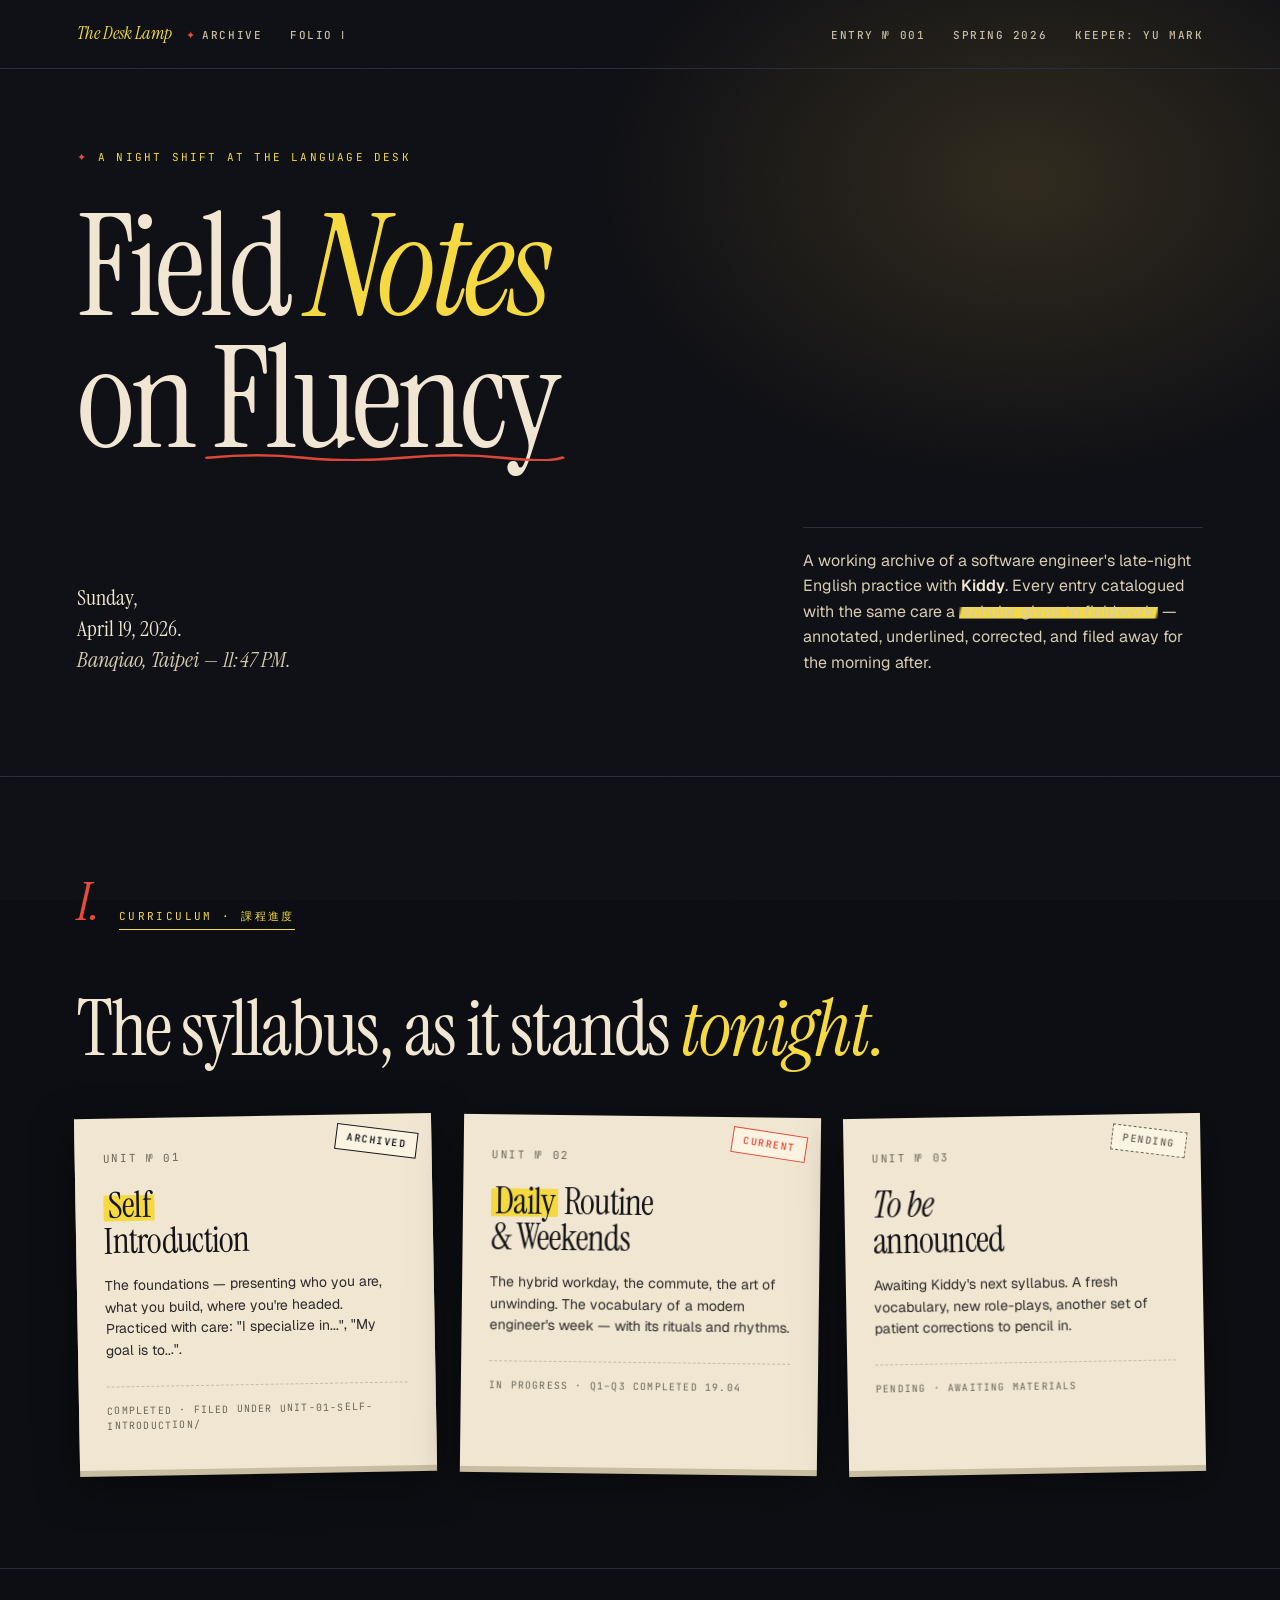
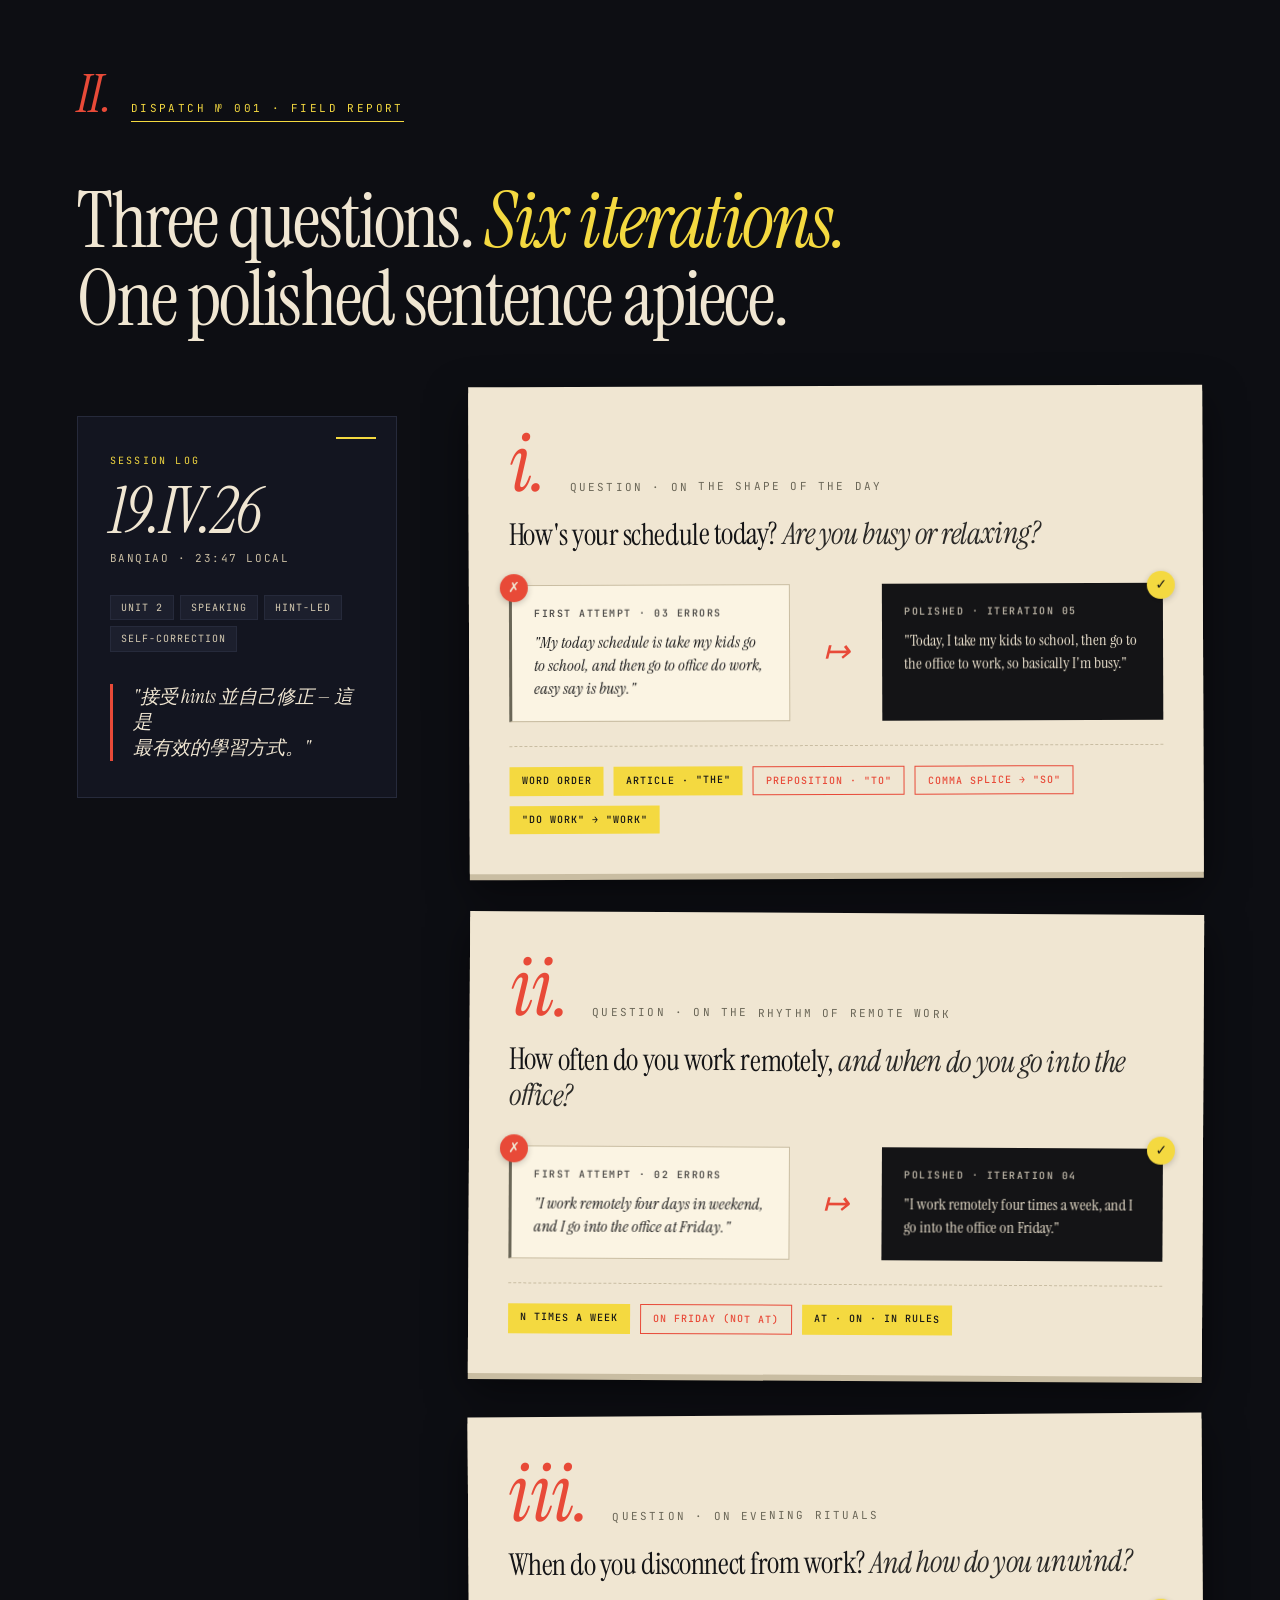
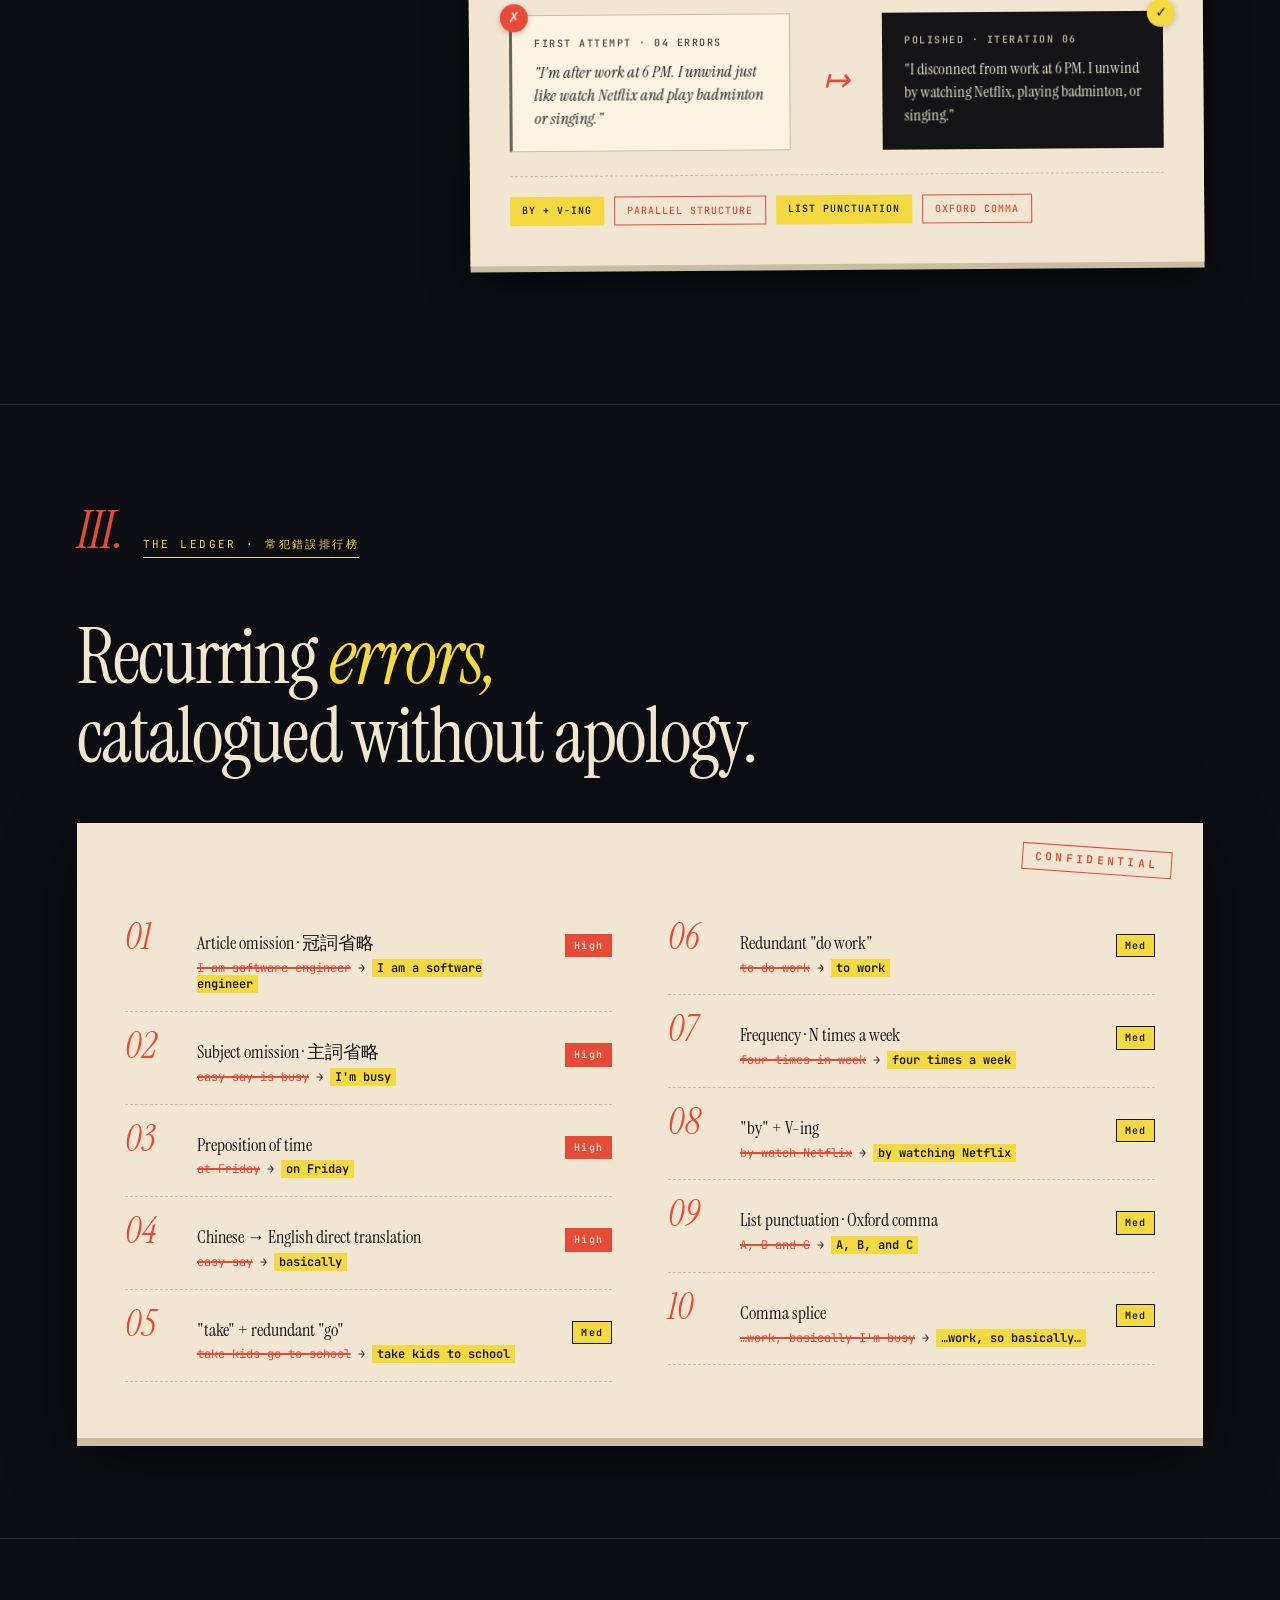
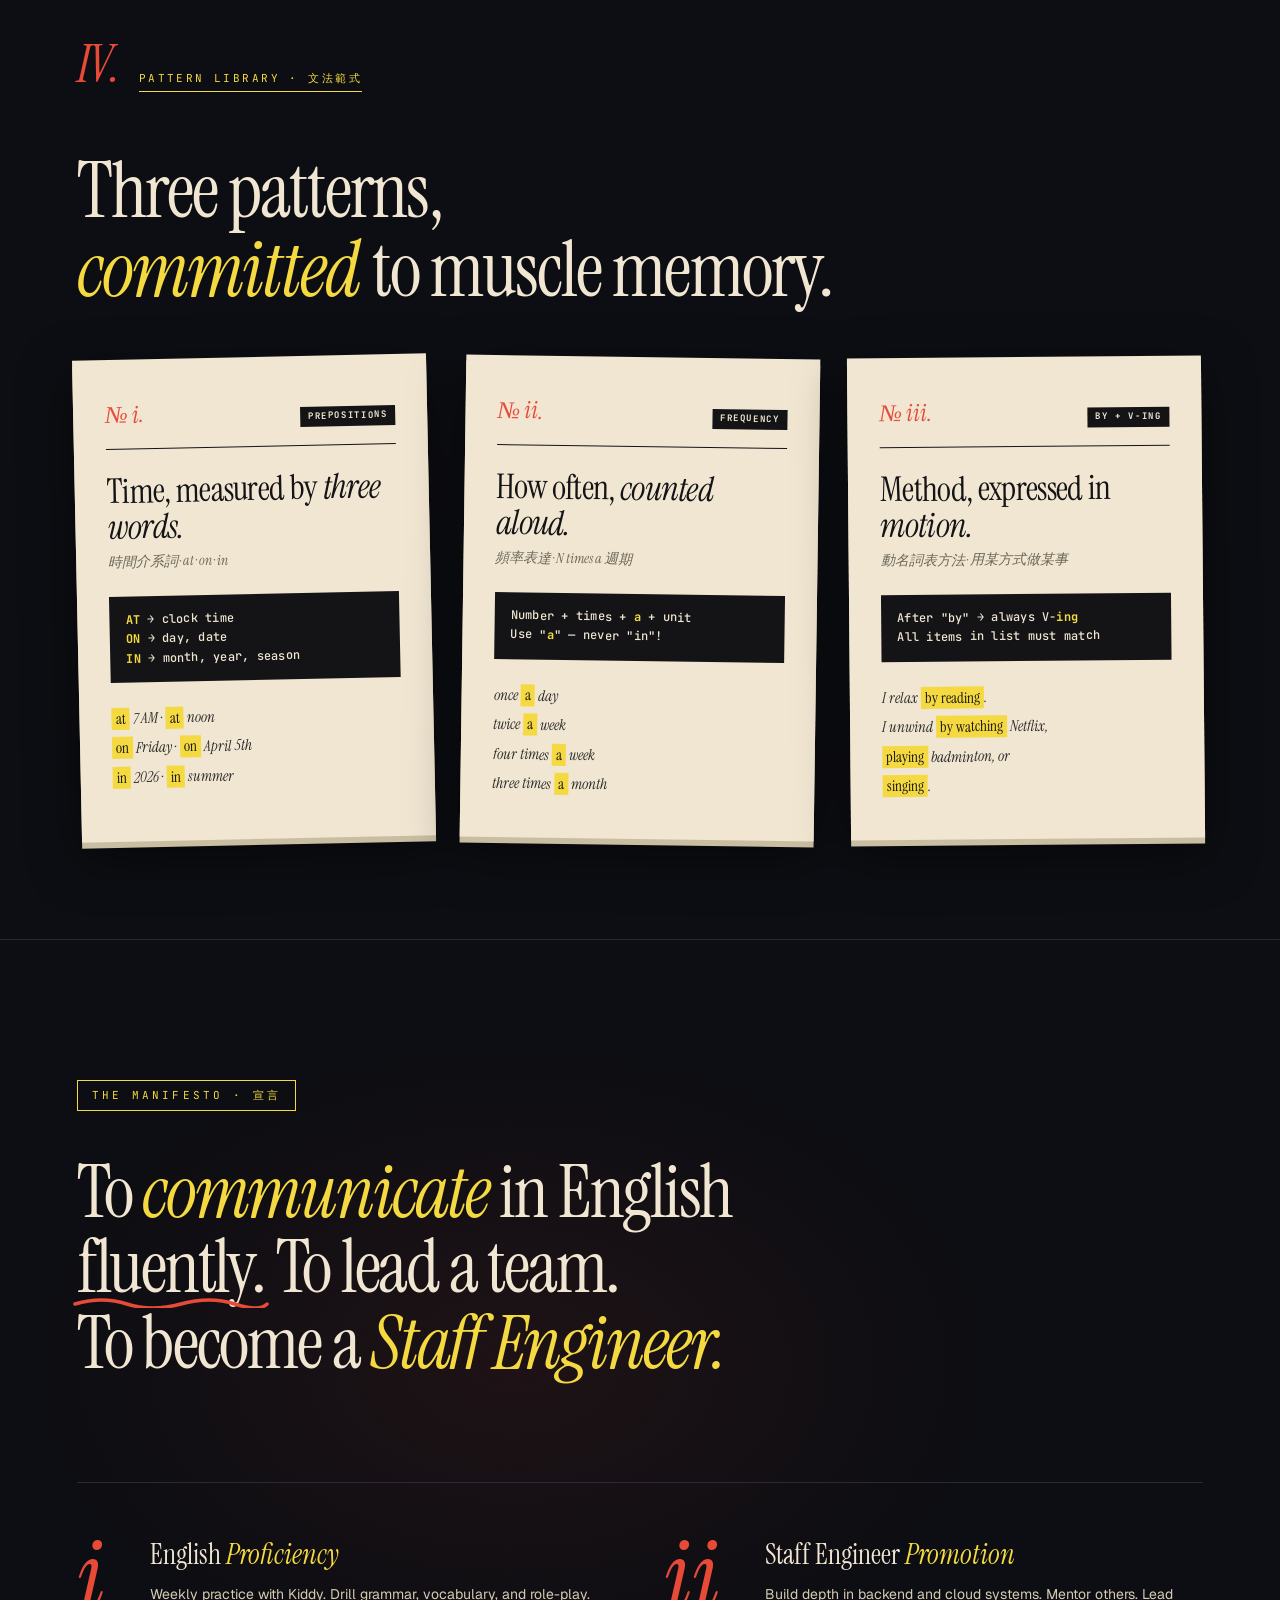
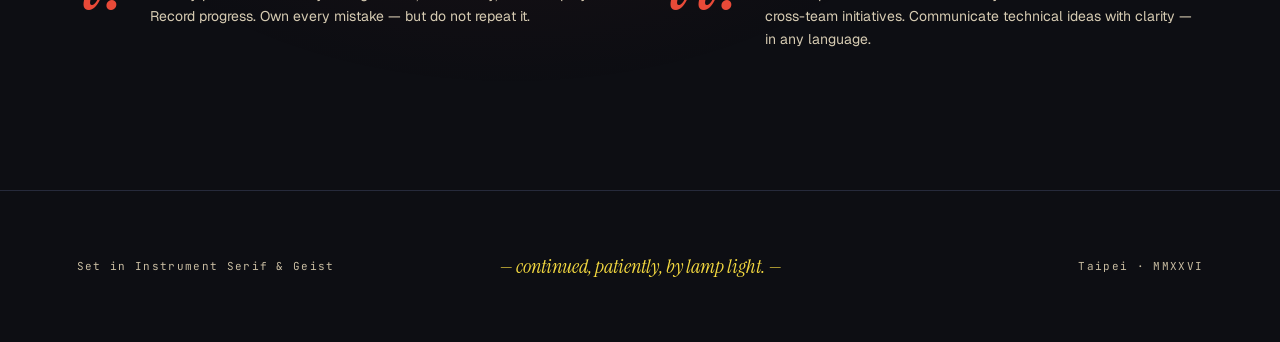
<file: v2-dark-serif.html>
<!DOCTYPE html>
<html lang="en">
<head>
<meta charset="UTF-8">
<meta name="viewport" content="width=device-width, initial-scale=1.0">
<title>The Desk Lamp Archive — Yu Mark's Field Notes</title>
<link rel="preconnect" href="https://fonts.googleapis.com">
<link rel="preconnect" href="https://fonts.gstatic.com" crossorigin>
<link href="https://fonts.googleapis.com/css2?family=Instrument+Serif:ital@0;1&family=Geist:wght@300;400;500;600;700&family=JetBrains+Mono:wght@400;500;600&display=swap" rel="stylesheet">
<style>
  :root {
    /* The dark desk */
    --desk: #0D0E13;
    --desk-soft: #131520;
    --desk-light: #1C1F2D;
    --desk-edge: #262A3B;

    /* The paper */
    --paper: #F0E6D2;
    --paper-bright: #FBF4E3;
    --paper-shadow: #D6CBB2;
    --paper-edge: #C9BDA2;

    /* Real ink colors */
    --ink: #141416;
    --ink-soft: #2B2A28;
    --ink-light: #6A6657;

    /* Annotation pens */
    --highlight: #F4D940;       /* cadmium yellow highlighter */
    --highlight-deep: #D9B828;
    --pen: #E84A38;              /* vermillion red pen */
    --pen-deep: #B9311D;
    --circle-blue: #2E6FC9;      /* blue ballpoint for circles */
    --eraser: #91C5B8;           /* faded teal */

    /* Lamp warmth glow */
    --lamp-glow: rgba(244, 195, 82, 0.15);

    --display: "Instrument Serif", "Times New Roman", serif;
    --body: "Geist", system-ui, sans-serif;
    --mono: "JetBrains Mono", ui-monospace, monospace;
  }

  * { margin: 0; padding: 0; box-sizing: border-box; }
  html { scroll-behavior: smooth; }

  body {
    font-family: var(--body);
    background: var(--desk);
    color: var(--paper);
    font-size: 16px;
    line-height: 1.55;
    overflow-x: hidden;
    position: relative;
    min-height: 100vh;
  }

  /* Ambient desk lamp glow from top-right */
  body::after {
    content: '';
    position: fixed;
    top: -20vh;
    right: -20vw;
    width: 80vw;
    height: 80vh;
    background: radial-gradient(ellipse, var(--lamp-glow) 0%, transparent 60%);
    pointer-events: none;
    z-index: 0;
  }

  /* Film grain */
  body::before {
    content: '';
    position: fixed;
    inset: 0;
    background-image: url("data:image/svg+xml;utf8,<svg xmlns='http://www.w3.org/2000/svg' width='220' height='220'><filter id='n'><feTurbulence type='fractalNoise' baseFrequency='0.85' numOctaves='3'/><feColorMatrix values='0 0 0 0 0.95 0 0 0 0 0.9 0 0 0 0 0.8 0 0 0 0.4 0'/></filter><rect width='100%25' height='100%25' filter='url(%23n)'/></svg>");
    opacity: 0.05;
    pointer-events: none;
    z-index: 200;
    mix-blend-mode: screen;
  }

  /* ═══════ ANIMATIONS ═══════ */

  @keyframes fadeUp {
    from { opacity: 0; transform: translateY(20px); }
    to { opacity: 1; transform: translateY(0); }
  }
  @keyframes slideIn {
    from { opacity: 0; transform: translateX(-20px); }
    to { opacity: 1; transform: translateX(0); }
  }
  @keyframes highlightIn {
    from { background-size: 0% 100%; }
    to { background-size: 100% 100%; }
  }

  /* ═══════ RE-USABLE INK STYLES ═══════ */

  /* Real highlighter effect: yellow band behind text, slightly tilted */
  .highlighted {
    background: linear-gradient(105deg,
      transparent 0%,
      var(--highlight) 2%,
      var(--highlight) 98%,
      transparent 100%);
    background-size: 100% 55%;
    background-position: 0 65%;
    background-repeat: no-repeat;
    padding: 0 4px;
    display: inline;
  }

  .highlighted-deep {
    background: linear-gradient(105deg,
      transparent 0%,
      var(--highlight) 2%,
      var(--highlight) 98%,
      transparent 100%);
    background-size: 100% 75%;
    background-position: 0 75%;
    background-repeat: no-repeat;
    padding: 0 6px;
    display: inline;
  }

  /* Red pen underline (squiggly-ish via SVG) */
  .penned {
    position: relative;
    display: inline-block;
    color: var(--pen);
  }
  .penned::after {
    content: '';
    position: absolute;
    left: -2px;
    right: -2px;
    bottom: -6px;
    height: 6px;
    background-image: url("data:image/svg+xml;utf8,<svg xmlns='http://www.w3.org/2000/svg' viewBox='0 0 100 8' preserveAspectRatio='none'><path d='M 0 5 Q 12 1, 25 5 T 50 5 T 75 5 T 100 5' stroke='%23E84A38' stroke-width='1.8' fill='none' stroke-linecap='round'/></svg>");
    background-size: 100% 100%;
    background-repeat: no-repeat;
  }

  /* Red pen circle around text */
  .circled {
    position: relative;
    display: inline-block;
    padding: 2px 10px;
  }
  .circled::before {
    content: '';
    position: absolute;
    inset: -8px -6px -6px -6px;
    background-image: url("data:image/svg+xml;utf8,<svg xmlns='http://www.w3.org/2000/svg' viewBox='0 0 120 60' preserveAspectRatio='none'><ellipse cx='60' cy='30' rx='56' ry='24' stroke='%23E84A38' stroke-width='1.6' fill='none' transform='rotate(-2 60 30)'/></svg>");
    background-size: 100% 100%;
    background-repeat: no-repeat;
    pointer-events: none;
  }

  /* ═══════ MASTHEAD ═══════ */

  .masthead {
    padding: 20px 6vw;
    display: flex;
    justify-content: space-between;
    align-items: baseline;
    font-family: var(--mono);
    font-size: 11px;
    font-weight: 500;
    letter-spacing: 0.14em;
    text-transform: uppercase;
    color: var(--paper-edge);
    border-bottom: 1px solid var(--desk-edge);
    position: relative;
    z-index: 2;
    animation: fadeUp 1s ease both;
  }

  .masthead-left, .masthead-right { display: flex; gap: 28px; align-items: baseline; }

  .masthead-logo {
    color: var(--highlight);
    font-family: var(--display);
    font-style: italic;
    font-size: 18px;
    letter-spacing: 0;
    text-transform: none;
    margin-right: 8px;
  }

  .masthead-dot {
    color: var(--pen);
    margin: 0 6px;
  }

  /* ═══════ HERO ═══════ */

  .hero {
    padding: 80px 6vw 100px;
    position: relative;
    z-index: 2;
  }

  .hero-eyebrow {
    font-family: var(--mono);
    font-size: 11px;
    letter-spacing: 0.2em;
    text-transform: uppercase;
    color: var(--highlight);
    margin-bottom: 36px;
    animation: slideIn 0.8s 0.2s both;
  }

  .hero-eyebrow::before {
    content: '✦';
    margin-right: 10px;
    color: var(--pen);
  }

  .hero-title {
    font-family: var(--display);
    font-weight: 400;
    font-size: clamp(68px, 11vw, 172px);
    line-height: 0.94;
    letter-spacing: -0.03em;
    color: var(--paper);
    margin-bottom: 36px;
    animation: fadeUp 1s 0.3s both;
  }

  .hero-title em {
    font-style: italic;
    color: var(--highlight);
    font-weight: 400;
  }

  .hero-title .scribbled {
    display: inline-block;
    position: relative;
  }
  .hero-title .scribbled::after {
    content: '';
    position: absolute;
    left: -8px;
    right: -8px;
    bottom: 6px;
    height: 10px;
    background-image: url("data:image/svg+xml;utf8,<svg xmlns='http://www.w3.org/2000/svg' viewBox='0 0 200 12' preserveAspectRatio='none'><path d='M 2 8 Q 30 2, 55 8 T 110 8 T 165 8 T 198 8' stroke='%23E84A38' stroke-width='3' fill='none' stroke-linecap='round' opacity='0.95'/></svg>");
    background-size: 100% 100%;
    background-repeat: no-repeat;
  }

  .hero-sub {
    display: grid;
    grid-template-columns: 1fr 400px;
    gap: 60px;
    align-items: end;
    margin-top: 60px;
    animation: fadeUp 1s 0.5s both;
  }

  .hero-date {
    font-family: var(--display);
    font-style: italic;
    font-weight: 400;
    font-size: 22px;
    color: var(--paper-shadow);
    line-height: 1.4;
  }

  .hero-date b {
    font-style: normal;
    font-weight: 400;
    color: var(--paper);
  }

  .hero-lede {
    font-family: var(--body);
    font-weight: 400;
    font-size: 16px;
    line-height: 1.6;
    color: var(--paper-shadow);
    padding-top: 20px;
    border-top: 1px solid var(--desk-edge);
  }

  .hero-lede b { color: var(--paper); font-weight: 600; }

  /* ═══════ SECTIONS ═══════ */

  .section {
    padding: 100px 6vw;
    position: relative;
    z-index: 2;
    border-top: 1px solid var(--desk-edge);
  }

  .section-head {
    display: flex;
    align-items: baseline;
    gap: 20px;
    margin-bottom: 60px;
    flex-wrap: wrap;
  }

  .section-roman {
    font-family: var(--display);
    font-style: italic;
    font-weight: 400;
    font-size: 52px;
    color: var(--pen);
    line-height: 1;
    letter-spacing: -0.02em;
  }

  .section-kicker {
    font-family: var(--mono);
    font-size: 11px;
    letter-spacing: 0.22em;
    text-transform: uppercase;
    color: var(--highlight);
    padding-bottom: 4px;
    border-bottom: 1px solid var(--highlight);
  }

  .section-title {
    font-family: var(--display);
    font-weight: 400;
    font-size: clamp(42px, 6vw, 82px);
    line-height: 1.02;
    letter-spacing: -0.025em;
    margin-bottom: 48px;
    color: var(--paper);
    max-width: 1100px;
  }

  .section-title em {
    font-style: italic;
    color: var(--highlight);
  }

  /* ═══════ PAPER CARD BASE ═══════ */

  .paper {
    background: var(--paper);
    color: var(--ink);
    position: relative;
    box-shadow:
      0 2px 0 var(--paper-edge),
      0 4px 30px rgba(244, 195, 82, 0.08),
      0 12px 50px rgba(0, 0, 0, 0.5);
  }

  .paper-edge-shadow {
    position: relative;
  }
  .paper-edge-shadow::after {
    content: '';
    position: absolute;
    bottom: -8px;
    left: 4px;
    right: 4px;
    height: 8px;
    background: rgba(0, 0, 0, 0.4);
    filter: blur(8px);
    z-index: -1;
    border-radius: 50%;
  }

  /* ═══════ PROGRESS / CURRICULUM ═══════ */

  .curriculum {
    display: grid;
    grid-template-columns: repeat(3, 1fr);
    gap: 28px;
  }

  .paper-card {
    background: var(--paper);
    color: var(--ink);
    padding: 32px 28px 36px;
    position: relative;
    transition: transform 0.4s cubic-bezier(0.2, 0.7, 0.2, 1), box-shadow 0.4s cubic-bezier(0.2, 0.7, 0.2, 1);
    box-shadow:
      0 6px 0 var(--paper-edge),
      0 14px 40px rgba(0, 0, 0, 0.5);
  }

  .paper-card.tilt-l { transform: rotate(-1deg); }
  .paper-card.tilt-r { transform: rotate(0.7deg); }

  .paper-card:hover {
    transform: translateY(-6px) rotate(0) !important;
    box-shadow:
      0 12px 0 var(--paper-edge),
      0 22px 50px rgba(0, 0, 0, 0.55),
      0 0 60px rgba(244, 195, 82, 0.12);
  }

  .card-stamp {
    position: absolute;
    top: 14px;
    right: 14px;
    font-family: var(--mono);
    font-size: 10px;
    font-weight: 600;
    letter-spacing: 0.15em;
    padding: 4px 10px;
    border: 1.5px solid var(--ink);
    color: var(--ink);
    text-transform: uppercase;
    transform: rotate(8deg);
    background: var(--paper-bright);
  }

  .card-stamp.active { border-color: var(--pen); color: var(--pen); }
  .card-stamp.future { border-color: var(--ink-light); color: var(--ink-light); border-style: dashed; }

  .card-meta {
    font-family: var(--mono);
    font-size: 11px;
    letter-spacing: 0.15em;
    text-transform: uppercase;
    color: var(--ink-light);
    margin-bottom: 20px;
  }

  .card-title {
    font-family: var(--display);
    font-weight: 400;
    font-size: 36px;
    line-height: 1;
    letter-spacing: -0.02em;
    margin-bottom: 16px;
    color: var(--ink);
  }

  .card-title em { font-style: italic; }

  .card-desc {
    font-family: var(--body);
    font-size: 14px;
    line-height: 1.55;
    color: var(--ink-soft);
    margin-bottom: 24px;
  }

  .card-footer {
    font-family: var(--mono);
    font-size: 10px;
    letter-spacing: 0.12em;
    text-transform: uppercase;
    color: var(--ink-light);
    padding-top: 16px;
    border-top: 1px dashed var(--paper-edge);
  }

  /* Active card marks */
  .paper-card.active .card-title .highlighted {
    background-size: 100% 60%;
    background-position: 0 60%;
  }

  /* ═══════ DISPATCH ═══════ */

  .dispatch {
    display: grid;
    grid-template-columns: 320px 1fr;
    gap: 72px;
    align-items: start;
  }

  .dispatch-meta {
    position: sticky;
    top: 30px;
    background: var(--desk-soft);
    padding: 36px 32px;
    border: 1px solid var(--desk-edge);
    position: relative;
  }

  .dispatch-meta::before {
    content: '';
    position: absolute;
    top: 20px;
    right: 20px;
    width: 40px;
    height: 2px;
    background: var(--highlight);
  }

  .dispatch-label {
    font-family: var(--mono);
    font-size: 10px;
    letter-spacing: 0.22em;
    text-transform: uppercase;
    color: var(--highlight);
    margin-bottom: 12px;
  }

  .dispatch-date-big {
    font-family: var(--display);
    font-style: italic;
    font-weight: 400;
    font-size: 64px;
    line-height: 0.95;
    letter-spacing: -0.02em;
    color: var(--paper);
    margin-bottom: 8px;
  }

  .dispatch-place {
    font-family: var(--mono);
    font-size: 11px;
    letter-spacing: 0.14em;
    text-transform: uppercase;
    color: var(--paper-edge);
    margin-bottom: 28px;
  }

  .dispatch-tags {
    display: flex;
    flex-wrap: wrap;
    gap: 6px;
    margin-bottom: 32px;
  }

  .dtag {
    font-family: var(--mono);
    font-size: 10px;
    letter-spacing: 0.1em;
    text-transform: uppercase;
    padding: 4px 10px;
    background: var(--desk-light);
    color: var(--paper-shadow);
    border: 1px solid var(--desk-edge);
  }

  .dispatch-quote {
    font-family: var(--display);
    font-style: italic;
    font-weight: 400;
    font-size: 19px;
    line-height: 1.35;
    color: var(--paper);
    padding-left: 20px;
    border-left: 3px solid var(--pen);
  }

  /* Q&A on paper */
  .qa {
    background: var(--paper);
    color: var(--ink);
    padding: 44px 40px 40px;
    margin-bottom: 40px;
    position: relative;
    box-shadow:
      0 6px 0 var(--paper-edge),
      0 16px 40px rgba(0, 0, 0, 0.5);
    transform: rotate(-0.2deg);
  }
  .qa:nth-child(2) { transform: rotate(0.3deg); }
  .qa:nth-child(3) { transform: rotate(-0.4deg); }

  .qa-header {
    display: flex;
    align-items: baseline;
    gap: 24px;
    margin-bottom: 20px;
  }

  .qa-num {
    font-family: var(--display);
    font-style: italic;
    font-weight: 400;
    font-size: 82px;
    line-height: 0.8;
    color: var(--pen);
    letter-spacing: -0.03em;
  }

  .qa-label {
    font-family: var(--mono);
    font-size: 11px;
    letter-spacing: 0.2em;
    text-transform: uppercase;
    color: var(--ink-light);
  }

  .qa-question {
    font-family: var(--display);
    font-weight: 400;
    font-size: 30px;
    line-height: 1.2;
    color: var(--ink);
    margin-bottom: 32px;
    letter-spacing: -0.015em;
    max-width: 720px;
  }

  .qa-question em { font-style: italic; color: var(--ink-soft); }

  .qa-flow {
    display: grid;
    grid-template-columns: 1fr 60px 1fr;
    gap: 16px;
    align-items: stretch;
    margin-bottom: 24px;
  }

  .flow-card {
    padding: 20px 22px;
    position: relative;
  }

  .flow-attempt {
    background: var(--paper-bright);
    border: 1px solid var(--paper-edge);
    border-left: 3px solid var(--ink-light);
    position: relative;
  }

  .flow-attempt::before {
    content: '✗';
    position: absolute;
    top: -12px;
    left: -12px;
    width: 28px;
    height: 28px;
    background: var(--pen);
    color: var(--paper);
    border-radius: 50%;
    display: flex;
    align-items: center;
    justify-content: center;
    font-family: var(--body);
    font-weight: 700;
    font-size: 14px;
    box-shadow: 0 2px 6px rgba(0, 0, 0, 0.2);
  }

  .flow-final {
    background: var(--ink);
    color: var(--paper);
    position: relative;
  }

  .flow-final::before {
    content: '✓';
    position: absolute;
    top: -12px;
    right: -12px;
    width: 28px;
    height: 28px;
    background: var(--highlight);
    color: var(--ink);
    border-radius: 50%;
    display: flex;
    align-items: center;
    justify-content: center;
    font-family: var(--body);
    font-weight: 700;
    font-size: 14px;
    box-shadow: 0 2px 6px rgba(0, 0, 0, 0.2);
  }

  .flow-label {
    font-family: var(--mono);
    font-size: 10px;
    font-weight: 600;
    letter-spacing: 0.15em;
    text-transform: uppercase;
    margin-bottom: 10px;
    opacity: 0.75;
  }

  .flow-text {
    font-family: var(--display);
    font-size: 16px;
    line-height: 1.45;
    font-style: italic;
  }

  .flow-final .flow-text {
    font-style: normal;
    font-family: var(--display);
    font-weight: 400;
  }

  .flow-arrow {
    display: flex;
    align-items: center;
    justify-content: center;
    font-family: var(--display);
    font-style: italic;
    font-size: 32px;
    color: var(--pen);
  }

  .qa-takeaways {
    display: flex;
    flex-wrap: wrap;
    gap: 10px;
    padding-top: 20px;
    border-top: 1px dashed var(--paper-edge);
    margin-top: 8px;
  }

  .takeaway {
    font-family: var(--mono);
    font-size: 10px;
    letter-spacing: 0.1em;
    text-transform: uppercase;
    padding: 6px 12px;
    color: var(--ink);
    font-weight: 500;
  }
  .takeaway.hi {
    background: var(--highlight);
  }
  .takeaway.pen {
    border: 1.5px solid var(--pen);
    color: var(--pen);
  }

  /* ═══════ MISTAKES LEDGER ═══════ */

  .ledger-wrap {
    background: var(--paper);
    color: var(--ink);
    padding: 56px 48px;
    box-shadow:
      0 8px 0 var(--paper-edge),
      0 20px 60px rgba(0, 0, 0, 0.5);
    position: relative;
  }

  .ledger-wrap::before {
    content: 'CONFIDENTIAL';
    position: absolute;
    top: 24px;
    right: 32px;
    font-family: var(--mono);
    font-size: 11px;
    font-weight: 700;
    letter-spacing: 0.3em;
    color: var(--pen);
    border: 1.5px solid var(--pen);
    padding: 4px 12px;
    transform: rotate(4deg);
  }

  .ledger {
    columns: 2;
    column-gap: 56px;
    margin-top: 24px;
  }

  .mistake {
    break-inside: avoid;
    display: grid;
    grid-template-columns: 56px 1fr auto;
    gap: 16px;
    align-items: baseline;
    padding: 18px 0;
    border-bottom: 1px dashed var(--paper-edge);
  }

  .mistake-rank {
    font-family: var(--display);
    font-style: italic;
    font-size: 36px;
    font-weight: 400;
    color: var(--pen);
    line-height: 0.9;
  }

  .mistake-name {
    font-family: var(--display);
    font-weight: 400;
    font-size: 18px;
    line-height: 1.15;
    margin-bottom: 6px;
    color: var(--ink);
  }

  .mistake-ex {
    font-family: var(--mono);
    font-size: 12px;
    color: var(--ink-soft);
    line-height: 1.4;
  }

  .mistake-ex .wrong {
    color: var(--pen);
    text-decoration: line-through;
    text-decoration-thickness: 1.5px;
  }
  .mistake-ex .right {
    color: var(--ink);
    font-weight: 600;
    background: var(--highlight);
    padding: 1px 5px;
  }

  .mistake-count {
    font-family: var(--mono);
    font-size: 10px;
    font-weight: 600;
    letter-spacing: 0.12em;
    padding: 3px 8px;
    color: var(--ink);
    border: 1.5px solid var(--ink);
    white-space: nowrap;
  }
  .mistake-count.hi { background: var(--pen); color: var(--paper); border-color: var(--pen); }
  .mistake-count.med { background: var(--highlight); border-color: var(--ink); }

  /* ═══════ GRAMMAR PATTERNS ═══════ */

  .patterns {
    display: grid;
    grid-template-columns: repeat(3, 1fr);
    gap: 32px;
  }

  .pattern {
    background: var(--paper);
    color: var(--ink);
    padding: 36px 32px;
    position: relative;
    transition: transform 0.4s cubic-bezier(0.2, 0.7, 0.2, 1), box-shadow 0.4s ease;
    box-shadow:
      0 6px 0 var(--paper-edge),
      0 16px 50px rgba(0, 0, 0, 0.5);
  }

  .pattern:nth-child(1) { transform: rotate(-1.2deg); }
  .pattern:nth-child(2) { transform: rotate(0.8deg); }
  .pattern:nth-child(3) { transform: rotate(-0.5deg); }

  .pattern:hover {
    transform: translateY(-10px) rotate(0) !important;
    box-shadow:
      0 14px 0 var(--pen),
      0 26px 60px rgba(0, 0, 0, 0.55),
      0 0 80px rgba(244, 195, 82, 0.15);
  }

  .pattern-header {
    display: flex;
    justify-content: space-between;
    align-items: baseline;
    margin-bottom: 24px;
    padding-bottom: 16px;
    border-bottom: 1.5px solid var(--ink);
  }

  .pattern-num {
    font-family: var(--display);
    font-style: italic;
    font-size: 24px;
    color: var(--pen);
  }

  .pattern-chip {
    font-family: var(--mono);
    font-size: 9px;
    font-weight: 700;
    letter-spacing: 0.18em;
    text-transform: uppercase;
    background: var(--ink);
    color: var(--paper);
    padding: 3px 8px;
  }

  .pattern-title {
    font-family: var(--display);
    font-weight: 400;
    font-size: 34px;
    line-height: 1.05;
    letter-spacing: -0.02em;
    margin-bottom: 6px;
    color: var(--ink);
  }

  .pattern-title em { font-style: italic; }

  .pattern-zh {
    font-family: var(--display);
    font-style: italic;
    font-size: 14px;
    color: var(--ink-light);
    margin-bottom: 24px;
  }

  .pattern-rule {
    font-family: var(--mono);
    font-size: 12px;
    font-weight: 500;
    background: var(--ink);
    color: var(--paper);
    padding: 14px 16px;
    line-height: 1.6;
    margin-bottom: 24px;
    letter-spacing: 0.02em;
  }

  .pattern-rule b { color: var(--highlight); }

  .pattern-ex {
    font-family: var(--display);
    font-style: italic;
    font-size: 15px;
    line-height: 1.7;
    color: var(--ink-soft);
  }

  .pattern-ex > div { margin-bottom: 4px; }
  .pattern-ex .hl { background: var(--highlight); font-style: normal; font-weight: 500; color: var(--ink); padding: 1px 4px; }

  /* ═══════ MANIFESTO ═══════ */

  .manifesto {
    padding: 140px 6vw;
    position: relative;
    z-index: 2;
    border-top: 1px solid var(--desk-edge);
    overflow: hidden;
  }

  .manifesto::before {
    content: '';
    position: absolute;
    top: 50%;
    left: -20vw;
    transform: translateY(-50%);
    width: 120vw;
    height: 120%;
    background: radial-gradient(ellipse at center, rgba(232, 74, 56, 0.08) 0%, transparent 45%);
    pointer-events: none;
  }

  .manifesto-inner {
    position: relative;
    z-index: 2;
    max-width: 1200px;
  }

  .manifesto-label {
    font-family: var(--mono);
    font-size: 11px;
    letter-spacing: 0.28em;
    text-transform: uppercase;
    color: var(--highlight);
    margin-bottom: 44px;
    display: inline-block;
    padding: 6px 14px;
    border: 1px solid var(--highlight);
  }

  .manifesto-text {
    font-family: var(--display);
    font-weight: 400;
    font-size: clamp(40px, 5.8vw, 96px);
    line-height: 1.02;
    letter-spacing: -0.03em;
    color: var(--paper);
  }

  .manifesto-text em {
    font-style: italic;
    color: var(--highlight);
  }

  .manifesto-text .scribble-under {
    position: relative;
    display: inline-block;
  }
  .manifesto-text .scribble-under::after {
    content: '';
    position: absolute;
    left: -4px;
    right: -4px;
    bottom: -2px;
    height: 14px;
    background-image: url("data:image/svg+xml;utf8,<svg xmlns='http://www.w3.org/2000/svg' viewBox='0 0 200 14' preserveAspectRatio='none'><path d='M 2 10 Q 30 2, 55 10 T 110 10 T 165 10 T 198 10' stroke='%23E84A38' stroke-width='3.5' fill='none' stroke-linecap='round'/></svg>");
    background-size: 100% 100%;
    background-repeat: no-repeat;
  }

  .manifesto-goals {
    margin-top: 100px;
    display: grid;
    grid-template-columns: repeat(2, 1fr);
    gap: 48px;
    padding-top: 56px;
    border-top: 1px solid var(--desk-edge);
  }

  .goal {
    display: flex;
    gap: 24px;
    align-items: flex-start;
  }

  .goal-num {
    font-family: var(--display);
    font-style: italic;
    font-size: 96px;
    line-height: 0.8;
    color: var(--pen);
    font-weight: 400;
  }

  .goal-body h3 {
    font-family: var(--display);
    font-weight: 400;
    font-size: 28px;
    line-height: 1.15;
    margin-bottom: 12px;
    color: var(--paper);
  }

  .goal-body h3 em { font-style: italic; color: var(--highlight); }

  .goal-body p {
    font-family: var(--body);
    font-size: 14px;
    line-height: 1.6;
    color: var(--paper-shadow);
  }

  /* ═══════ COLOPHON ═══════ */

  .colophon {
    padding: 60px 6vw;
    border-top: 1px solid var(--desk-edge);
    position: relative;
    z-index: 2;
    display: grid;
    grid-template-columns: 1fr auto 1fr;
    gap: 32px;
    align-items: center;
    font-family: var(--mono);
    font-size: 11px;
    letter-spacing: 0.12em;
    color: var(--paper-edge);
  }

  .colophon-right { text-align: right; }

  .colophon-mark {
    font-family: var(--display);
    font-style: italic;
    font-size: 20px;
    letter-spacing: 0;
    text-transform: none;
    color: var(--highlight);
    white-space: nowrap;
  }

  /* ═══════ SCROLL REVEAL ═══════ */

  .reveal {
    opacity: 0;
    transform: translateY(32px);
    transition: opacity 1s cubic-bezier(0.2, 0.7, 0.2, 1), transform 1s cubic-bezier(0.2, 0.7, 0.2, 1);
  }
  .reveal.visible { opacity: 1; transform: translateY(0); }

  /* ═══════ RESPONSIVE ═══════ */

  @media (max-width: 960px) {
    .masthead { flex-direction: column; gap: 10px; align-items: flex-start; }
    .hero-sub { grid-template-columns: 1fr; gap: 32px; }
    .curriculum { grid-template-columns: 1fr; }
    .dispatch { grid-template-columns: 1fr; gap: 40px; }
    .dispatch-meta { position: static; }
    .qa-flow { grid-template-columns: 1fr; }
    .flow-arrow { transform: rotate(90deg); padding: 12px 0; }
    .ledger { columns: 1; column-gap: 0; }
    .patterns { grid-template-columns: 1fr; }
    .manifesto-goals { grid-template-columns: 1fr; gap: 32px; }
    .section { padding: 72px 6vw; }
    .colophon { grid-template-columns: 1fr; text-align: center; }
    .colophon-right { text-align: center; }
  }
</style>
</head>
<body>

  <!-- ═══════ MASTHEAD ═══════ -->
  <header class="masthead">
    <div class="masthead-left">
      <span><span class="masthead-logo">The Desk Lamp</span><span class="masthead-dot">✦</span>Archive</span>
      <span>Folio Ⅰ</span>
    </div>
    <div class="masthead-right">
      <span>Entry № 001</span>
      <span>Spring 2026</span>
      <span>Keeper: Yu Mark</span>
    </div>
  </header>

  <!-- ═══════ HERO ═══════ -->
  <section class="hero">
    <div class="hero-eyebrow">A night shift at the language desk</div>
    <h1 class="hero-title">
      Field <em>Notes</em><br>
      on <span class="scribbled">Fluency</span>
    </h1>
    <div class="hero-sub">
      <div class="hero-date">
        <b>Sunday,<br>April 19, 2026.</b><br>
        Banqiao, Taipei — 11:47 PM.
      </div>
      <p class="hero-lede">
        A working archive of a software engineer's late-night English practice with <b>Kiddy</b>.
        Every entry catalogued with the same care a <span class="highlighted">scholar gives to fieldwork</span> —
        annotated, underlined, corrected, and filed away for the morning after.
      </p>
    </div>
  </section>

  <!-- ═══════ CURRICULUM ═══════ -->
  <section class="section reveal">
    <div class="section-head">
      <span class="section-roman">I.</span>
      <span class="section-kicker">Curriculum · 課程進度</span>
    </div>
    <h2 class="section-title">The syllabus, as it stands <em>tonight.</em></h2>

    <div class="curriculum">
      <article class="paper-card tilt-l">
        <span class="card-stamp">Archived</span>
        <div class="card-meta">Unit № 01</div>
        <h3 class="card-title"><span class="highlighted">Self</span><br>Introduction</h3>
        <p class="card-desc">The foundations — presenting who you are, what you build, where you're headed. Practiced with care: "I specialize in...", "My goal is to...".</p>
        <div class="card-footer">Completed · filed under unit-01-self-introduction/</div>
      </article>

      <article class="paper-card active tilt-r">
        <span class="card-stamp active">Current</span>
        <div class="card-meta">Unit № 02</div>
        <h3 class="card-title"><span class="highlighted">Daily</span> Routine<br>& Weekends</h3>
        <p class="card-desc">The hybrid workday, the commute, the art of unwinding. The vocabulary of a modern engineer's week — with its rituals and rhythms.</p>
        <div class="card-footer">In Progress · Q1–Q3 completed 19.04</div>
      </article>

      <article class="paper-card tilt-l">
        <span class="card-stamp future">Pending</span>
        <div class="card-meta">Unit № 03</div>
        <h3 class="card-title"><em>To be</em><br>announced</h3>
        <p class="card-desc">Awaiting Kiddy's next syllabus. A fresh vocabulary, new role-plays, another set of patient corrections to pencil in.</p>
        <div class="card-footer">Pending · awaiting materials</div>
      </article>
    </div>
  </section>

  <!-- ═══════ DISPATCH ═══════ -->
  <section class="section reveal">
    <div class="section-head">
      <span class="section-roman">II.</span>
      <span class="section-kicker">Dispatch № 001 · field report</span>
    </div>
    <h2 class="section-title">Three questions. <em>Six iterations.</em><br>One polished sentence apiece.</h2>

    <div class="dispatch">
      <aside class="dispatch-meta">
        <div class="dispatch-label">Session Log</div>
        <div class="dispatch-date-big">19.IV.26</div>
        <div class="dispatch-place">Banqiao · 23:47 local</div>
        <div class="dispatch-tags">
          <span class="dtag">Unit 2</span>
          <span class="dtag">Speaking</span>
          <span class="dtag">Hint-Led</span>
          <span class="dtag">Self-Correction</span>
        </div>
        <p class="dispatch-quote">
          "接受 hints 並自己修正 — 這是<br>最有效的學習方式。"
        </p>
      </aside>

      <div>
        <!-- Q1 -->
        <article class="qa">
          <div class="qa-header">
            <span class="qa-num">i.</span>
            <span class="qa-label">Question · On the shape of the day</span>
          </div>
          <p class="qa-question">How's your schedule today? <em>Are you busy or relaxing?</em></p>
          <div class="qa-flow">
            <div class="flow-card flow-attempt">
              <div class="flow-label">First attempt · 03 errors</div>
              <p class="flow-text">"My today schedule is take my kids go to school, and then go to office do work, easy say is busy."</p>
            </div>
            <div class="flow-arrow">↦</div>
            <div class="flow-card flow-final">
              <div class="flow-label">Polished · iteration 05</div>
              <p class="flow-text">"Today, I take my kids to school, then go to the office to work, so basically I'm busy."</p>
            </div>
          </div>
          <div class="qa-takeaways">
            <span class="takeaway hi">Word order</span>
            <span class="takeaway hi">Article · "the"</span>
            <span class="takeaway pen">Preposition · "to"</span>
            <span class="takeaway pen">Comma splice → "so"</span>
            <span class="takeaway hi">"do work" → "work"</span>
          </div>
        </article>

        <!-- Q2 -->
        <article class="qa">
          <div class="qa-header">
            <span class="qa-num">ii.</span>
            <span class="qa-label">Question · On the rhythm of remote work</span>
          </div>
          <p class="qa-question">How often do you work remotely, <em>and when do you go into the office?</em></p>
          <div class="qa-flow">
            <div class="flow-card flow-attempt">
              <div class="flow-label">First attempt · 02 errors</div>
              <p class="flow-text">"I work remotely four days in weekend, and I go into the office at Friday."</p>
            </div>
            <div class="flow-arrow">↦</div>
            <div class="flow-card flow-final">
              <div class="flow-label">Polished · iteration 04</div>
              <p class="flow-text">"I work remotely four times a week, and I go into the office on Friday."</p>
            </div>
          </div>
          <div class="qa-takeaways">
            <span class="takeaway hi">N times <b>a</b> week</span>
            <span class="takeaway pen">ON Friday (not AT)</span>
            <span class="takeaway hi">at · on · in rules</span>
          </div>
        </article>

        <!-- Q3 -->
        <article class="qa">
          <div class="qa-header">
            <span class="qa-num">iii.</span>
            <span class="qa-label">Question · On evening rituals</span>
          </div>
          <p class="qa-question">When do you disconnect from work? <em>And how do you unwind?</em></p>
          <div class="qa-flow">
            <div class="flow-card flow-attempt">
              <div class="flow-label">First attempt · 04 errors</div>
              <p class="flow-text">"I'm after work at 6 PM. I unwind just like watch Netflix and play badminton or singing."</p>
            </div>
            <div class="flow-arrow">↦</div>
            <div class="flow-card flow-final">
              <div class="flow-label">Polished · iteration 06</div>
              <p class="flow-text">"I disconnect from work at 6 PM. I unwind by watching Netflix, playing badminton, or singing."</p>
            </div>
          </div>
          <div class="qa-takeaways">
            <span class="takeaway hi">by + V-ing</span>
            <span class="takeaway pen">Parallel structure</span>
            <span class="takeaway hi">List punctuation</span>
            <span class="takeaway pen">Oxford comma</span>
          </div>
        </article>
      </div>
    </div>
  </section>

  <!-- ═══════ MISTAKES LEDGER ═══════ -->
  <section class="section reveal">
    <div class="section-head">
      <span class="section-roman">III.</span>
      <span class="section-kicker">The Ledger · 常犯錯誤排行榜</span>
    </div>
    <h2 class="section-title">Recurring <em>errors,</em><br>catalogued without apology.</h2>

    <div class="ledger-wrap">
      <div class="ledger">
        <div class="mistake">
          <span class="mistake-rank">01</span>
          <div>
            <div class="mistake-name">Article omission · 冠詞省略</div>
            <div class="mistake-ex"><span class="wrong">I am software engineer</span> → <span class="right">I am a software engineer</span></div>
          </div>
          <span class="mistake-count hi">High</span>
        </div>
        <div class="mistake">
          <span class="mistake-rank">02</span>
          <div>
            <div class="mistake-name">Subject omission · 主詞省略</div>
            <div class="mistake-ex"><span class="wrong">easy say is busy</span> → <span class="right">I'm busy</span></div>
          </div>
          <span class="mistake-count hi">High</span>
        </div>
        <div class="mistake">
          <span class="mistake-rank">03</span>
          <div>
            <div class="mistake-name">Preposition of time</div>
            <div class="mistake-ex"><span class="wrong">at Friday</span> → <span class="right">on Friday</span></div>
          </div>
          <span class="mistake-count hi">High</span>
        </div>
        <div class="mistake">
          <span class="mistake-rank">04</span>
          <div>
            <div class="mistake-name">Chinese → English direct translation</div>
            <div class="mistake-ex"><span class="wrong">easy say</span> → <span class="right">basically</span></div>
          </div>
          <span class="mistake-count hi">High</span>
        </div>
        <div class="mistake">
          <span class="mistake-rank">05</span>
          <div>
            <div class="mistake-name">"take" + redundant "go"</div>
            <div class="mistake-ex"><span class="wrong">take kids go to school</span> → <span class="right">take kids to school</span></div>
          </div>
          <span class="mistake-count med">Med</span>
        </div>
        <div class="mistake">
          <span class="mistake-rank">06</span>
          <div>
            <div class="mistake-name">Redundant "do work"</div>
            <div class="mistake-ex"><span class="wrong">to do work</span> → <span class="right">to work</span></div>
          </div>
          <span class="mistake-count med">Med</span>
        </div>
        <div class="mistake">
          <span class="mistake-rank">07</span>
          <div>
            <div class="mistake-name">Frequency · N times a week</div>
            <div class="mistake-ex"><span class="wrong">four times in week</span> → <span class="right">four times a week</span></div>
          </div>
          <span class="mistake-count med">Med</span>
        </div>
        <div class="mistake">
          <span class="mistake-rank">08</span>
          <div>
            <div class="mistake-name">"by" + V-ing</div>
            <div class="mistake-ex"><span class="wrong">by watch Netflix</span> → <span class="right">by watching Netflix</span></div>
          </div>
          <span class="mistake-count med">Med</span>
        </div>
        <div class="mistake">
          <span class="mistake-rank">09</span>
          <div>
            <div class="mistake-name">List punctuation · Oxford comma</div>
            <div class="mistake-ex"><span class="wrong">A, B and C</span> → <span class="right">A, B, and C</span></div>
          </div>
          <span class="mistake-count med">Med</span>
        </div>
        <div class="mistake">
          <span class="mistake-rank">10</span>
          <div>
            <div class="mistake-name">Comma splice</div>
            <div class="mistake-ex"><span class="wrong">…work, basically I'm busy</span> → <span class="right">…work, so basically…</span></div>
          </div>
          <span class="mistake-count med">Med</span>
        </div>
      </div>
    </div>
  </section>

  <!-- ═══════ PATTERNS ═══════ -->
  <section class="section reveal">
    <div class="section-head">
      <span class="section-roman">IV.</span>
      <span class="section-kicker">Pattern library · 文法範式</span>
    </div>
    <h2 class="section-title">Three patterns,<br><em>committed</em> to muscle memory.</h2>

    <div class="patterns">
      <article class="pattern">
        <div class="pattern-header">
          <span class="pattern-num">№ i.</span>
          <span class="pattern-chip">Prepositions</span>
        </div>
        <h3 class="pattern-title">Time, measured by <em>three words.</em></h3>
        <p class="pattern-zh">時間介系詞 · at · on · in</p>
        <div class="pattern-rule"><b>AT</b> → clock time<br><b>ON</b> → day, date<br><b>IN</b> → month, year, season</div>
        <div class="pattern-ex">
          <div><span class="hl">at</span> 7 AM · <span class="hl">at</span> noon</div>
          <div><span class="hl">on</span> Friday · <span class="hl">on</span> April 5th</div>
          <div><span class="hl">in</span> 2026 · <span class="hl">in</span> summer</div>
        </div>
      </article>

      <article class="pattern">
        <div class="pattern-header">
          <span class="pattern-num">№ ii.</span>
          <span class="pattern-chip">Frequency</span>
        </div>
        <h3 class="pattern-title">How often, <em>counted aloud.</em></h3>
        <p class="pattern-zh">頻率表達 · N times a 週期</p>
        <div class="pattern-rule">Number + times + <b>a</b> + unit<br>Use "<b>a</b>" — never "in"!</div>
        <div class="pattern-ex">
          <div>once <span class="hl">a</span> day</div>
          <div>twice <span class="hl">a</span> week</div>
          <div>four times <span class="hl">a</span> week</div>
          <div>three times <span class="hl">a</span> month</div>
        </div>
      </article>

      <article class="pattern">
        <div class="pattern-header">
          <span class="pattern-num">№ iii.</span>
          <span class="pattern-chip">By + V-ing</span>
        </div>
        <h3 class="pattern-title">Method, expressed in <em>motion.</em></h3>
        <p class="pattern-zh">動名詞表方法 · 用某方式做某事</p>
        <div class="pattern-rule">After "by" → always V-<b>ing</b><br>All items in list must match</div>
        <div class="pattern-ex">
          <div>I relax <span class="hl">by reading</span>.</div>
          <div>I unwind <span class="hl">by watching</span> Netflix,</div>
          <div><span class="hl">playing</span> badminton, or</div>
          <div><span class="hl">singing</span>.</div>
        </div>
      </article>
    </div>
  </section>

  <!-- ═══════ MANIFESTO ═══════ -->
  <section class="manifesto reveal">
    <div class="manifesto-inner">
      <div class="manifesto-label">The Manifesto · 宣言</div>
      <h2 class="manifesto-text">
        To <em>communicate</em> in English<br>
        <span class="scribble-under">fluently.</span> To lead a team.<br>
        To become a <em>Staff Engineer.</em>
      </h2>

      <div class="manifesto-goals">
        <div class="goal">
          <div class="goal-num">i.</div>
          <div class="goal-body">
            <h3>English <em>Proficiency</em></h3>
            <p>Weekly practice with Kiddy. Drill grammar, vocabulary, and role-play. Record progress. Own every mistake — but do not repeat it.</p>
          </div>
        </div>
        <div class="goal">
          <div class="goal-num">ii.</div>
          <div class="goal-body">
            <h3>Staff Engineer <em>Promotion</em></h3>
            <p>Build depth in backend and cloud systems. Mentor others. Lead cross-team initiatives. Communicate technical ideas with clarity — in any language.</p>
          </div>
        </div>
      </div>
    </div>
  </section>

  <!-- ═══════ COLOPHON ═══════ -->
  <footer class="colophon">
    <div>Set in Instrument Serif & Geist</div>
    <div class="colophon-mark">— continued, patiently, by lamp light. —</div>
    <div class="colophon-right">Taipei · MMXXVI</div>
  </footer>

<script>
  const observer = new IntersectionObserver((entries) => {
    entries.forEach(entry => {
      if (entry.isIntersecting) {
        entry.target.classList.add('visible');
        observer.unobserve(entry.target);
      }
    });
  }, { threshold: 0.06, rootMargin: '0px 0px -60px 0px' });

  document.querySelectorAll('.reveal').forEach(el => observer.observe(el));
</script>

</body>
</html>
</file>
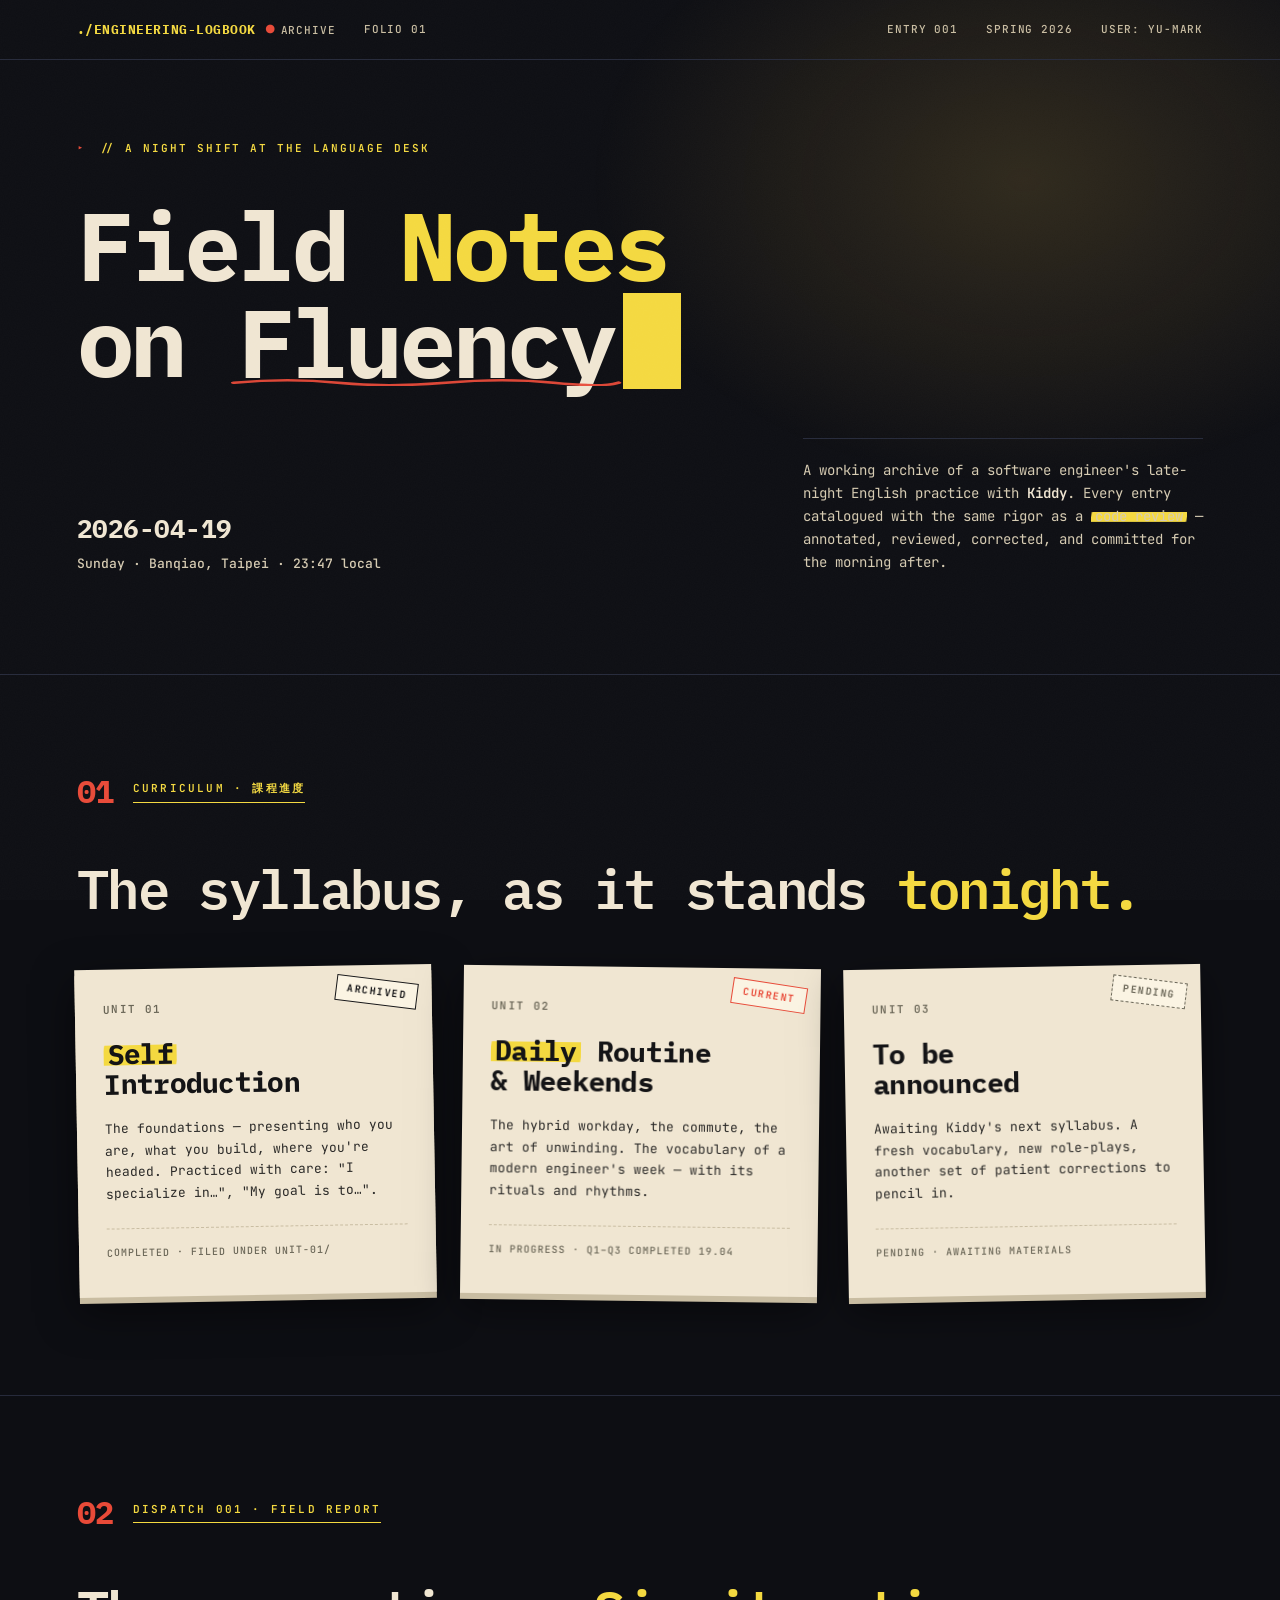
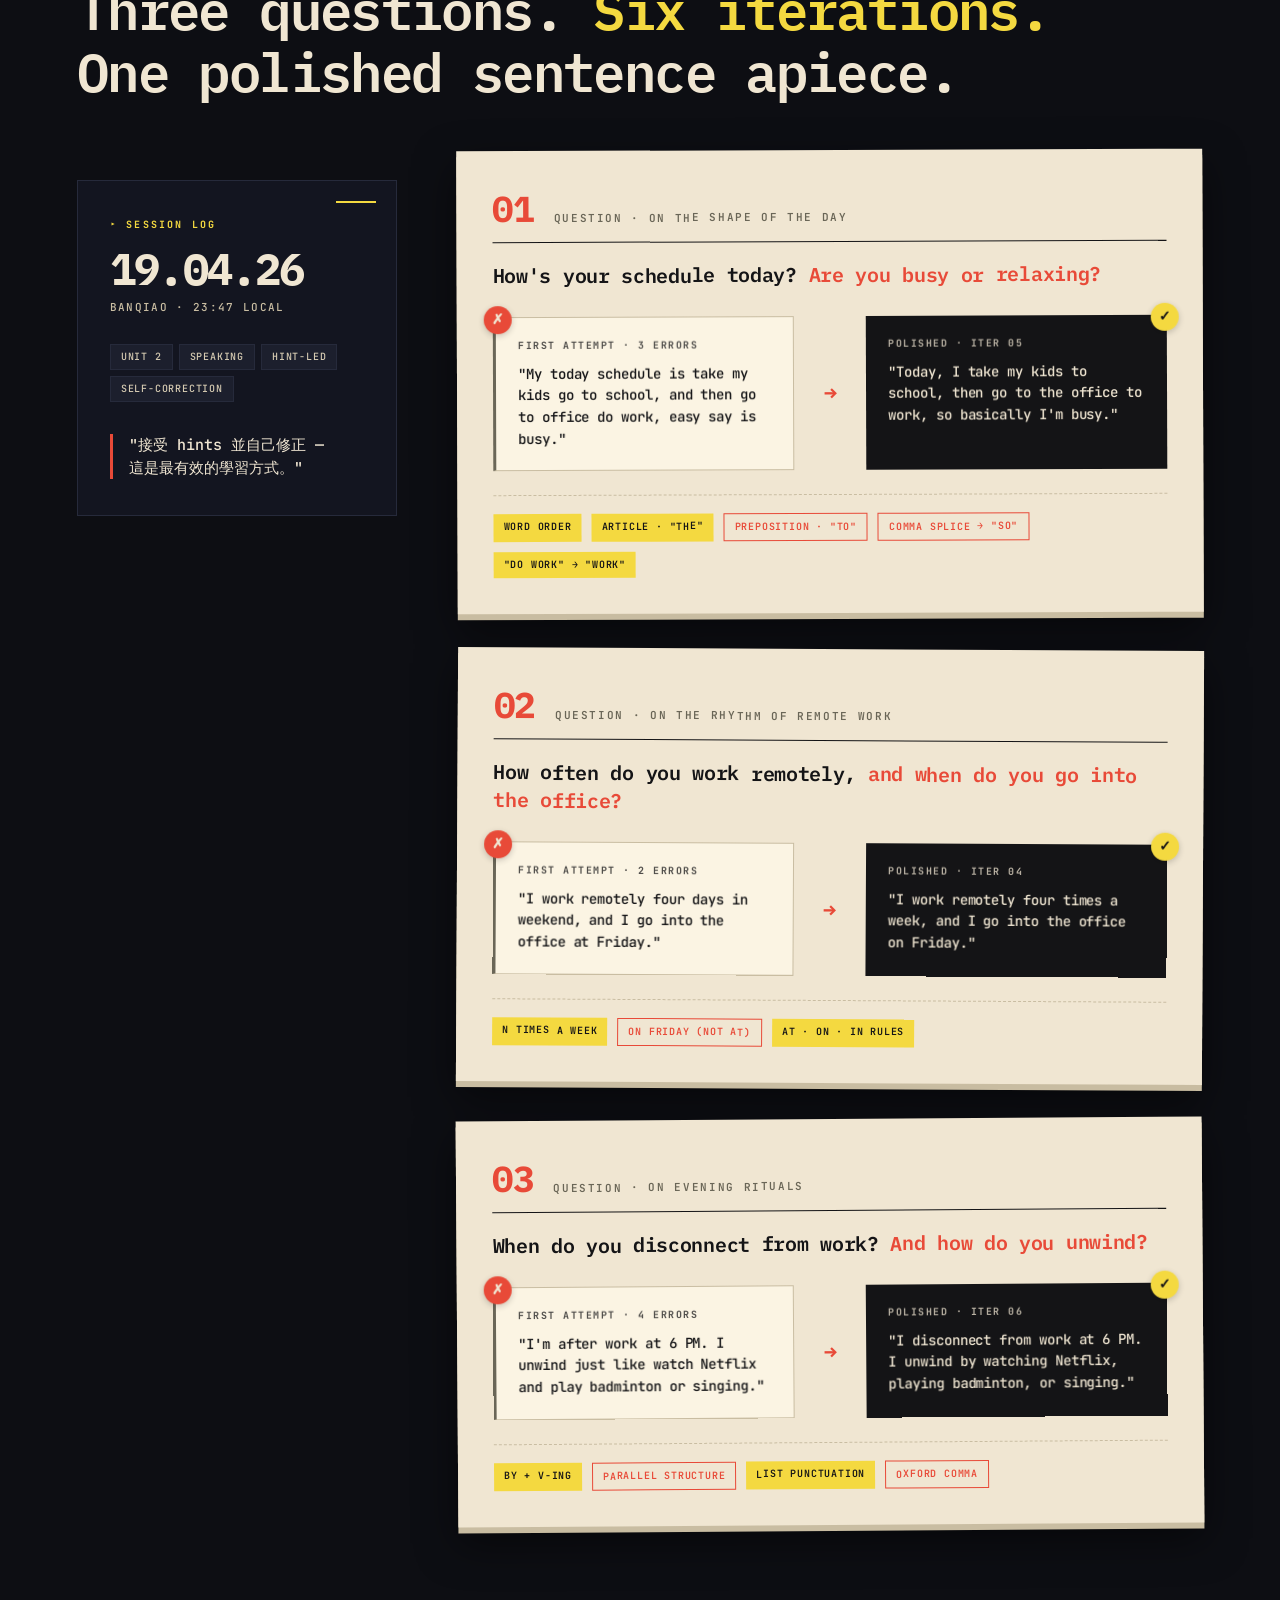
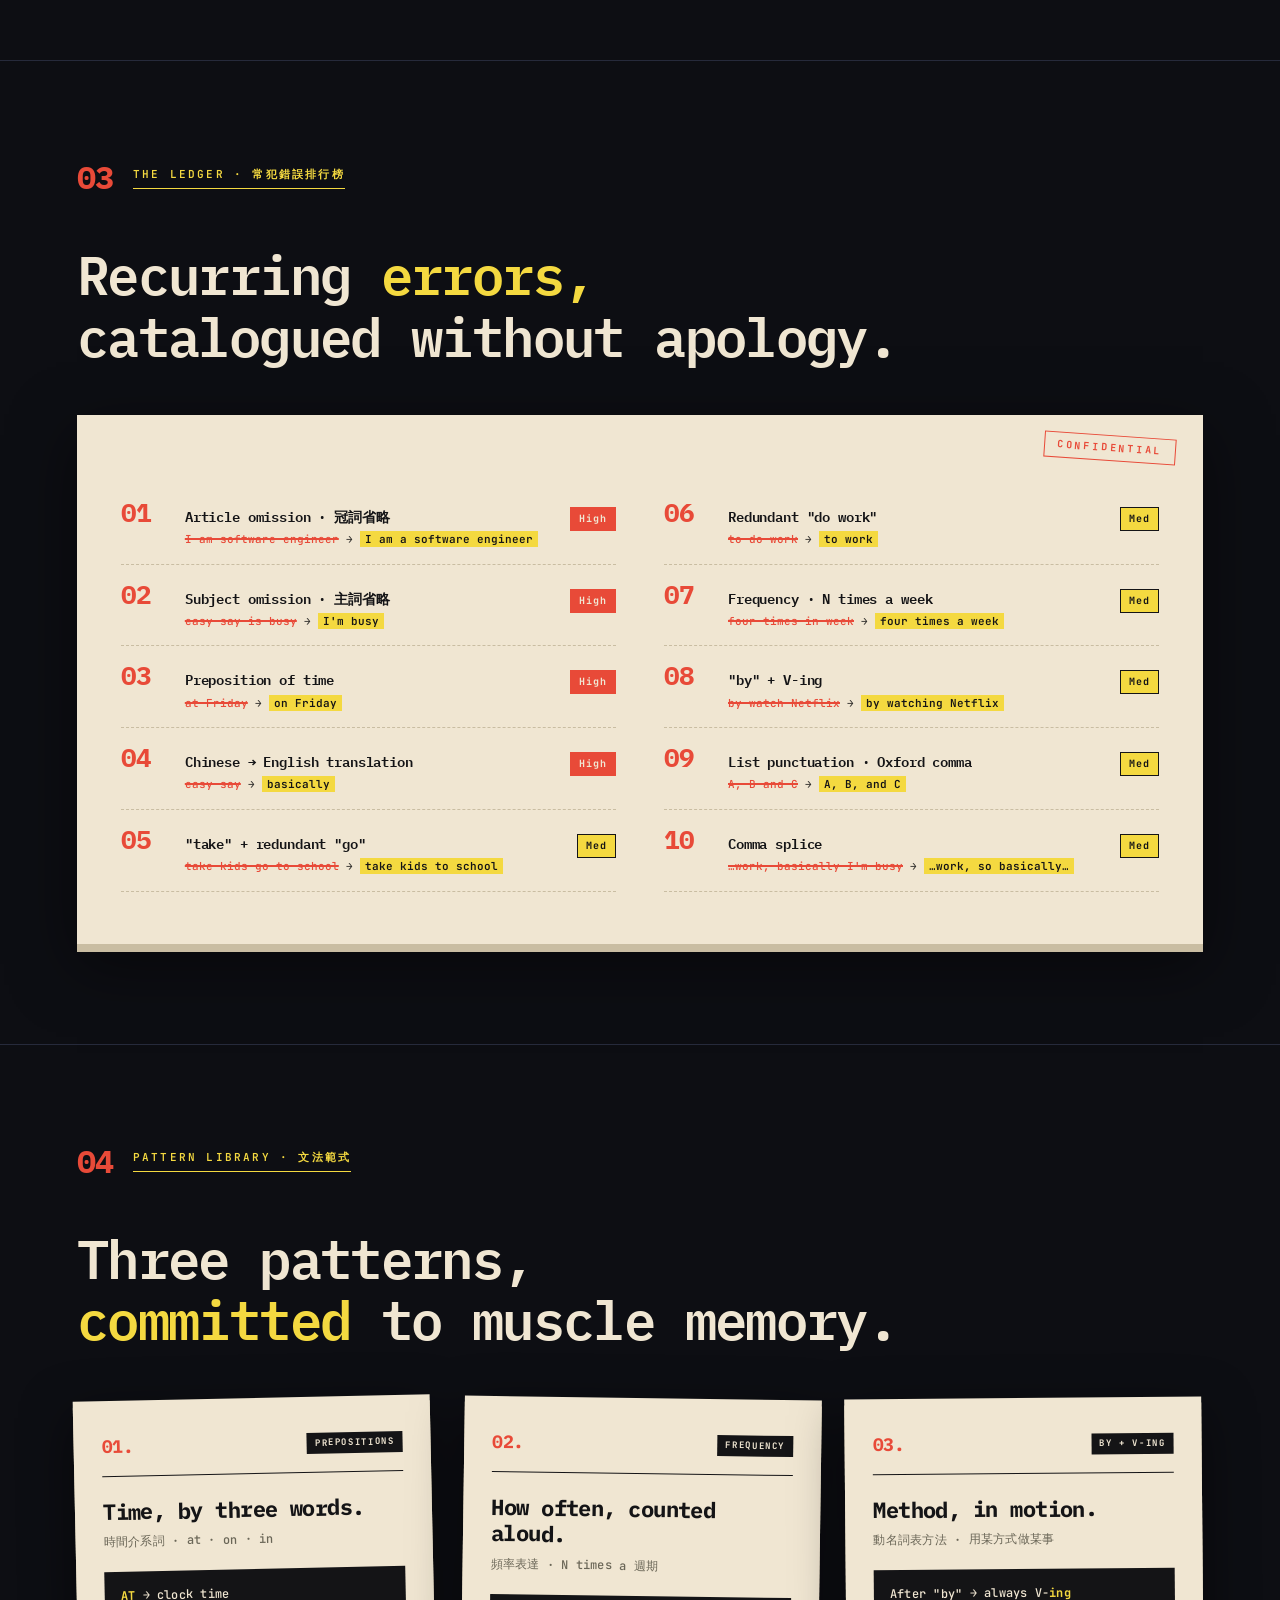
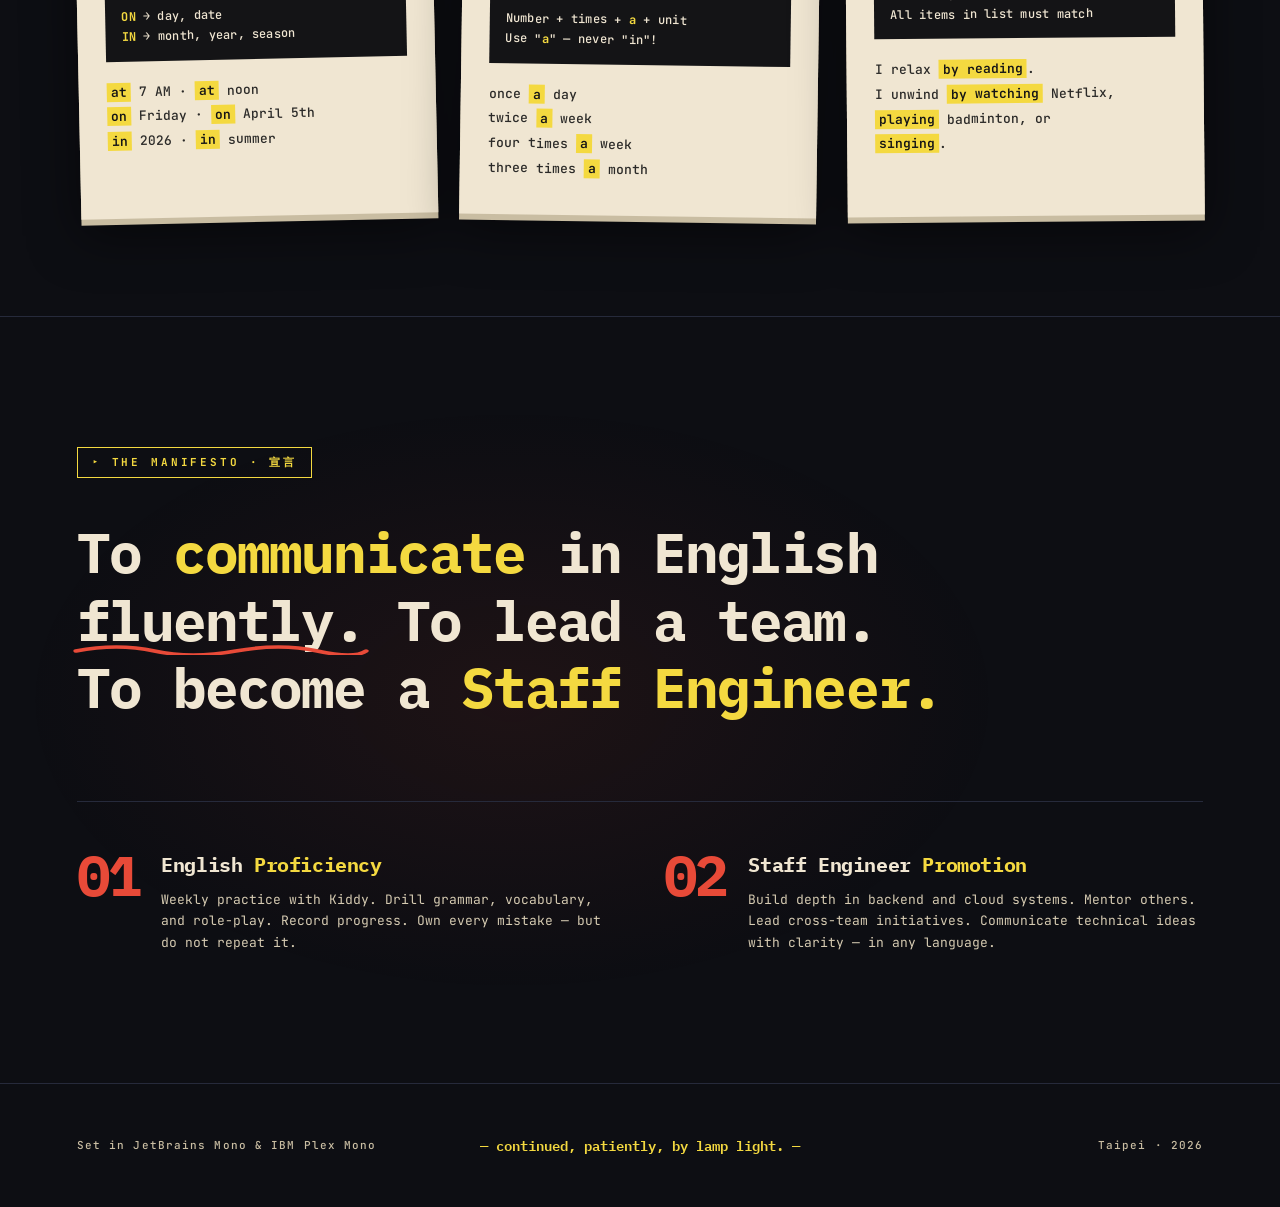
<file: v3-mono-cold-dark.html>
<!DOCTYPE html>
<html lang="en">
<head>
<meta charset="UTF-8">
<meta name="viewport" content="width=device-width, initial-scale=1.0">
<title>The Engineering Logbook — Yu Mark's Field Notes</title>
<link rel="preconnect" href="https://fonts.googleapis.com">
<link rel="preconnect" href="https://fonts.gstatic.com" crossorigin>
<link href="https://fonts.googleapis.com/css2?family=JetBrains+Mono:ital,wght@0,100..800;1,100..800&family=IBM+Plex+Mono:ital,wght@0,100;0,200;0,300;0,400;0,500;0,600;0,700;1,100;1,200;1,300;1,400;1,500;1,600;1,700&display=swap" rel="stylesheet">
<style>
  :root {
    /* The dark desk */
    --desk: #0D0E13;
    --desk-soft: #131520;
    --desk-light: #1C1F2D;
    --desk-edge: #262A3B;

    /* The paper */
    --paper: #F0E6D2;
    --paper-bright: #FBF4E3;
    --paper-shadow: #D6CBB2;
    --paper-edge: #C9BDA2;

    /* Real ink colors */
    --ink: #141416;
    --ink-soft: #2B2A28;
    --ink-light: #6A6657;

    /* Annotation pens */
    --highlight: #F4D940;
    --highlight-deep: #D9B828;
    --pen: #E84A38;
    --pen-deep: #B9311D;
    --eraser: #91C5B8;

    /* Lamp glow */
    --lamp-glow: rgba(244, 195, 82, 0.15);

    /* Monospace system */
    --mono-primary: "JetBrains Mono", ui-monospace, "Menlo", monospace;
    --mono-accent: "IBM Plex Mono", "JetBrains Mono", monospace;
  }

  * { margin: 0; padding: 0; box-sizing: border-box; }
  html { scroll-behavior: smooth; }

  body {
    font-family: var(--mono-primary);
    background: var(--desk);
    color: var(--paper);
    font-size: 15px;
    line-height: 1.6;
    font-weight: 400;
    overflow-x: hidden;
    position: relative;
    min-height: 100vh;
    font-feature-settings: "ss02", "calt";
  }

  /* Desk lamp glow */
  body::after {
    content: '';
    position: fixed;
    top: -20vh;
    right: -20vw;
    width: 80vw;
    height: 80vh;
    background: radial-gradient(ellipse, var(--lamp-glow) 0%, transparent 60%);
    pointer-events: none;
    z-index: 0;
  }

  /* Film grain */
  body::before {
    content: '';
    position: fixed;
    inset: 0;
    background-image: url("data:image/svg+xml;utf8,<svg xmlns='http://www.w3.org/2000/svg' width='220' height='220'><filter id='n'><feTurbulence type='fractalNoise' baseFrequency='0.85' numOctaves='3'/><feColorMatrix values='0 0 0 0 0.95 0 0 0 0 0.9 0 0 0 0 0.8 0 0 0 0.4 0'/></filter><rect width='100%25' height='100%25' filter='url(%23n)'/></svg>");
    opacity: 0.05;
    pointer-events: none;
    z-index: 200;
    mix-blend-mode: screen;
  }

  /* Blinking cursor */
  @keyframes blink {
    0%, 49% { opacity: 1; }
    50%, 100% { opacity: 0; }
  }
  .cursor {
    display: inline-block;
    width: 0.6em;
    height: 1em;
    background: var(--highlight);
    vertical-align: -0.12em;
    margin-left: 0.1em;
    animation: blink 1.1s infinite;
  }

  @keyframes fadeUp {
    from { opacity: 0; transform: translateY(20px); }
    to { opacity: 1; transform: translateY(0); }
  }
  @keyframes slideIn {
    from { opacity: 0; transform: translateX(-20px); }
    to { opacity: 1; transform: translateX(0); }
  }

  /* ═══════ INK / ANNOTATION STYLES ═══════ */

  .highlighted {
    background: linear-gradient(105deg,
      transparent 0%,
      var(--highlight) 2%,
      var(--highlight) 98%,
      transparent 100%);
    background-size: 100% 55%;
    background-position: 0 65%;
    background-repeat: no-repeat;
    padding: 0 4px;
    display: inline;
  }

  .penned {
    position: relative;
    display: inline-block;
    color: var(--pen);
  }
  .penned::after {
    content: '';
    position: absolute;
    left: -2px;
    right: -2px;
    bottom: -5px;
    height: 6px;
    background-image: url("data:image/svg+xml;utf8,<svg xmlns='http://www.w3.org/2000/svg' viewBox='0 0 100 8' preserveAspectRatio='none'><path d='M 0 5 Q 12 1, 25 5 T 50 5 T 75 5 T 100 5' stroke='%23E84A38' stroke-width='1.8' fill='none' stroke-linecap='round'/></svg>");
    background-size: 100% 100%;
    background-repeat: no-repeat;
  }

  /* Code-style comment */
  .comment {
    color: var(--ink-light);
    font-weight: 400;
  }
  .comment::before {
    content: '// ';
    opacity: 0.6;
  }

  .prompt::before {
    content: '$ ';
    color: var(--highlight);
    font-weight: 600;
  }

  /* ═══════ MASTHEAD ═══════ */

  .masthead {
    padding: 18px 6vw;
    display: flex;
    justify-content: space-between;
    align-items: center;
    font-family: var(--mono-primary);
    font-size: 11px;
    font-weight: 500;
    letter-spacing: 0.08em;
    text-transform: uppercase;
    color: var(--paper-edge);
    border-bottom: 1px solid var(--desk-edge);
    position: relative;
    z-index: 2;
    animation: fadeUp 0.9s ease both;
  }

  .masthead-left, .masthead-right { display: flex; gap: 28px; align-items: center; }

  .masthead-logo {
    color: var(--highlight);
    font-family: var(--mono-accent);
    font-weight: 700;
    font-size: 13px;
    letter-spacing: 0.04em;
    text-transform: uppercase;
    margin-right: 4px;
  }

  .masthead-dot { color: var(--pen); margin: 0 6px; font-size: 14px; }

  /* ═══════ HERO ═══════ */

  .hero {
    padding: 80px 6vw 100px;
    position: relative;
    z-index: 2;
  }

  .hero-eyebrow {
    font-family: var(--mono-primary);
    font-size: 11px;
    letter-spacing: 0.18em;
    text-transform: uppercase;
    color: var(--highlight);
    font-weight: 600;
    margin-bottom: 40px;
    animation: slideIn 0.8s 0.2s both;
  }

  .hero-eyebrow::before {
    content: '▸';
    margin-right: 12px;
    color: var(--pen);
  }

  .hero-title {
    font-family: var(--mono-accent);
    font-weight: 700;
    font-size: clamp(44px, 7.5vw, 116px);
    line-height: 1;
    letter-spacing: -0.045em;
    color: var(--paper);
    margin-bottom: 44px;
    animation: fadeUp 1s 0.3s both;
  }

  .hero-title .accent {
    color: var(--highlight);
    font-weight: 700;
  }

  .hero-title .scribbled {
    display: inline-block;
    position: relative;
  }
  .hero-title .scribbled::after {
    content: '';
    position: absolute;
    left: -8px;
    right: -8px;
    bottom: 4px;
    height: 10px;
    background-image: url("data:image/svg+xml;utf8,<svg xmlns='http://www.w3.org/2000/svg' viewBox='0 0 200 12' preserveAspectRatio='none'><path d='M 2 8 Q 30 2, 55 8 T 110 8 T 165 8 T 198 8' stroke='%23E84A38' stroke-width='3' fill='none' stroke-linecap='round' opacity='0.95'/></svg>");
    background-size: 100% 100%;
    background-repeat: no-repeat;
  }

  .hero-sub {
    display: grid;
    grid-template-columns: 1fr 400px;
    gap: 60px;
    align-items: end;
    margin-top: 48px;
    animation: fadeUp 1s 0.5s both;
  }

  .hero-date {
    font-family: var(--mono-primary);
    font-weight: 500;
    font-size: 15px;
    color: var(--paper);
    line-height: 1.5;
  }

  .hero-date .big {
    display: block;
    font-family: var(--mono-accent);
    font-weight: 700;
    font-size: 26px;
    letter-spacing: -0.02em;
    margin-bottom: 4px;
  }

  .hero-date .meta {
    color: var(--paper-shadow);
    font-size: 13px;
  }

  .hero-lede {
    font-family: var(--mono-primary);
    font-weight: 400;
    font-size: 14px;
    line-height: 1.65;
    color: var(--paper-shadow);
    padding-top: 20px;
    border-top: 1px solid var(--desk-edge);
  }

  .hero-lede b { color: var(--paper); font-weight: 600; }

  /* ═══════ SECTIONS ═══════ */

  .section {
    padding: 100px 6vw;
    position: relative;
    z-index: 2;
    border-top: 1px solid var(--desk-edge);
  }

  .section-head {
    display: flex;
    align-items: center;
    gap: 20px;
    margin-bottom: 50px;
    flex-wrap: wrap;
  }

  .section-roman {
    font-family: var(--mono-accent);
    font-weight: 700;
    font-size: 32px;
    color: var(--pen);
    line-height: 1;
    letter-spacing: -0.03em;
  }

  .section-kicker {
    font-family: var(--mono-primary);
    font-size: 11px;
    letter-spacing: 0.2em;
    text-transform: uppercase;
    color: var(--highlight);
    padding-bottom: 4px;
    border-bottom: 1px solid var(--highlight);
    font-weight: 600;
  }

  .section-title {
    font-family: var(--mono-accent);
    font-weight: 600;
    font-size: clamp(30px, 4.2vw, 58px);
    line-height: 1.15;
    letter-spacing: -0.03em;
    margin-bottom: 48px;
    color: var(--paper);
    max-width: 1100px;
  }

  .section-title .accent { color: var(--highlight); }

  /* ═══════ CURRICULUM ═══════ */

  .curriculum {
    display: grid;
    grid-template-columns: repeat(3, 1fr);
    gap: 28px;
  }

  .paper-card {
    background: var(--paper);
    color: var(--ink);
    padding: 32px 28px 36px;
    position: relative;
    transition: transform 0.4s cubic-bezier(0.2, 0.7, 0.2, 1), box-shadow 0.4s cubic-bezier(0.2, 0.7, 0.2, 1);
    box-shadow:
      0 6px 0 var(--paper-edge),
      0 14px 40px rgba(0, 0, 0, 0.5);
  }

  .paper-card.tilt-l { transform: rotate(-1deg); }
  .paper-card.tilt-r { transform: rotate(0.7deg); }

  .paper-card:hover {
    transform: translateY(-6px) rotate(0) !important;
    box-shadow:
      0 12px 0 var(--paper-edge),
      0 22px 50px rgba(0, 0, 0, 0.55),
      0 0 60px rgba(244, 195, 82, 0.12);
  }

  .card-stamp {
    position: absolute;
    top: 14px;
    right: 14px;
    font-family: var(--mono-primary);
    font-size: 10px;
    font-weight: 700;
    letter-spacing: 0.15em;
    padding: 4px 10px;
    border: 1.5px solid var(--ink);
    color: var(--ink);
    text-transform: uppercase;
    transform: rotate(8deg);
    background: var(--paper-bright);
  }

  .card-stamp.active { border-color: var(--pen); color: var(--pen); }
  .card-stamp.future { border-color: var(--ink-light); color: var(--ink-light); border-style: dashed; }

  .card-meta {
    font-family: var(--mono-primary);
    font-size: 11px;
    font-weight: 600;
    letter-spacing: 0.12em;
    text-transform: uppercase;
    color: var(--ink-light);
    margin-bottom: 20px;
  }

  .card-title {
    font-family: var(--mono-accent);
    font-weight: 700;
    font-size: 28px;
    line-height: 1.1;
    letter-spacing: -0.025em;
    margin-bottom: 18px;
    color: var(--ink);
  }

  .card-desc {
    font-family: var(--mono-primary);
    font-size: 13px;
    font-weight: 400;
    line-height: 1.65;
    color: var(--ink-soft);
    margin-bottom: 24px;
  }

  .card-footer {
    font-family: var(--mono-primary);
    font-size: 10px;
    letter-spacing: 0.1em;
    text-transform: uppercase;
    color: var(--ink-light);
    padding-top: 16px;
    border-top: 1px dashed var(--paper-edge);
    font-weight: 500;
  }

  /* ═══════ DISPATCH ═══════ */

  .dispatch {
    display: grid;
    grid-template-columns: 320px 1fr;
    gap: 60px;
    align-items: start;
  }

  .dispatch-meta {
    position: sticky;
    top: 30px;
    background: var(--desk-soft);
    padding: 36px 32px;
    border: 1px solid var(--desk-edge);
    position: relative;
  }

  .dispatch-meta::before {
    content: '';
    position: absolute;
    top: 20px;
    right: 20px;
    width: 40px;
    height: 2px;
    background: var(--highlight);
  }

  .dispatch-label {
    font-family: var(--mono-primary);
    font-size: 10px;
    font-weight: 700;
    letter-spacing: 0.22em;
    text-transform: uppercase;
    color: var(--highlight);
    margin-bottom: 14px;
  }

  .dispatch-date-big {
    font-family: var(--mono-accent);
    font-weight: 700;
    font-size: 44px;
    line-height: 1;
    letter-spacing: -0.04em;
    color: var(--paper);
    margin-bottom: 8px;
  }

  .dispatch-place {
    font-family: var(--mono-primary);
    font-size: 11px;
    font-weight: 500;
    letter-spacing: 0.12em;
    text-transform: uppercase;
    color: var(--paper-edge);
    margin-bottom: 28px;
  }

  .dispatch-tags {
    display: flex;
    flex-wrap: wrap;
    gap: 6px;
    margin-bottom: 32px;
  }

  .dtag {
    font-family: var(--mono-primary);
    font-size: 10px;
    font-weight: 500;
    letter-spacing: 0.08em;
    text-transform: uppercase;
    padding: 4px 10px;
    background: var(--desk-light);
    color: var(--paper-shadow);
    border: 1px solid var(--desk-edge);
  }

  .dispatch-quote {
    font-family: var(--mono-primary);
    font-weight: 500;
    font-size: 15px;
    line-height: 1.5;
    color: var(--paper);
    padding-left: 16px;
    border-left: 3px solid var(--pen);
  }

  /* Q&A on paper */
  .qa {
    background: var(--paper);
    color: var(--ink);
    padding: 40px 36px 36px;
    margin-bottom: 36px;
    position: relative;
    box-shadow:
      0 6px 0 var(--paper-edge),
      0 16px 40px rgba(0, 0, 0, 0.5);
    transform: rotate(-0.2deg);
  }
  .qa:nth-child(2) { transform: rotate(0.3deg); }
  .qa:nth-child(3) { transform: rotate(-0.4deg); }

  .qa-header {
    display: flex;
    align-items: baseline;
    gap: 20px;
    margin-bottom: 18px;
    padding-bottom: 14px;
    border-bottom: 1.5px solid var(--ink);
  }

  .qa-num {
    font-family: var(--mono-accent);
    font-weight: 700;
    font-size: 36px;
    line-height: 1;
    color: var(--pen);
    letter-spacing: -0.04em;
  }

  .qa-label {
    font-family: var(--mono-primary);
    font-size: 11px;
    font-weight: 600;
    letter-spacing: 0.15em;
    text-transform: uppercase;
    color: var(--ink-light);
  }

  .qa-question {
    font-family: var(--mono-accent);
    font-weight: 600;
    font-size: 20px;
    line-height: 1.4;
    color: var(--ink);
    margin-bottom: 28px;
    letter-spacing: -0.015em;
    max-width: 720px;
  }

  .qa-question .accent { color: var(--pen); font-weight: 600; }

  .qa-flow {
    display: grid;
    grid-template-columns: 1fr 44px 1fr;
    gap: 14px;
    align-items: stretch;
    margin-bottom: 24px;
  }

  .flow-card {
    padding: 20px 22px;
    position: relative;
  }

  .flow-attempt {
    background: var(--paper-bright);
    border: 1px solid var(--paper-edge);
    border-left: 3px solid var(--ink-light);
    position: relative;
  }

  .flow-attempt::before {
    content: '✗';
    position: absolute;
    top: -12px;
    left: -12px;
    width: 28px;
    height: 28px;
    background: var(--pen);
    color: var(--paper);
    border-radius: 50%;
    display: flex;
    align-items: center;
    justify-content: center;
    font-family: var(--mono-primary);
    font-weight: 700;
    font-size: 14px;
    box-shadow: 0 2px 6px rgba(0, 0, 0, 0.2);
  }

  .flow-final {
    background: var(--ink);
    color: var(--paper);
    position: relative;
  }

  .flow-final::before {
    content: '✓';
    position: absolute;
    top: -12px;
    right: -12px;
    width: 28px;
    height: 28px;
    background: var(--highlight);
    color: var(--ink);
    border-radius: 50%;
    display: flex;
    align-items: center;
    justify-content: center;
    font-family: var(--mono-primary);
    font-weight: 700;
    font-size: 14px;
    box-shadow: 0 2px 6px rgba(0, 0, 0, 0.2);
  }

  .flow-label {
    font-family: var(--mono-primary);
    font-size: 10px;
    font-weight: 700;
    letter-spacing: 0.15em;
    text-transform: uppercase;
    margin-bottom: 10px;
    opacity: 0.75;
  }

  .flow-text {
    font-family: var(--mono-primary);
    font-size: 14px;
    line-height: 1.55;
    font-weight: 500;
    letter-spacing: -0.005em;
  }

  .flow-final .flow-text { font-weight: 500; color: var(--paper); }

  .flow-arrow {
    display: flex;
    align-items: center;
    justify-content: center;
    font-family: var(--mono-accent);
    font-weight: 600;
    font-size: 22px;
    color: var(--pen);
  }

  .qa-takeaways {
    display: flex;
    flex-wrap: wrap;
    gap: 10px;
    padding-top: 18px;
    border-top: 1px dashed var(--paper-edge);
    margin-top: 8px;
  }

  .takeaway {
    font-family: var(--mono-primary);
    font-size: 10px;
    font-weight: 600;
    letter-spacing: 0.08em;
    text-transform: uppercase;
    padding: 5px 10px;
    color: var(--ink);
  }
  .takeaway.hi { background: var(--highlight); }
  .takeaway.pen { border: 1.5px solid var(--pen); color: var(--pen); }

  /* ═══════ LEDGER ═══════ */

  .ledger-wrap {
    background: var(--paper);
    color: var(--ink);
    padding: 52px 44px;
    box-shadow:
      0 8px 0 var(--paper-edge),
      0 20px 60px rgba(0, 0, 0, 0.5);
    position: relative;
  }

  .ledger-wrap::before {
    content: 'CONFIDENTIAL';
    position: absolute;
    top: 20px;
    right: 28px;
    font-family: var(--mono-primary);
    font-size: 10px;
    font-weight: 700;
    letter-spacing: 0.28em;
    color: var(--pen);
    border: 1.5px solid var(--pen);
    padding: 4px 12px;
    transform: rotate(4deg);
  }

  .ledger {
    columns: 2;
    column-gap: 48px;
    margin-top: 16px;
  }

  .mistake {
    break-inside: avoid;
    display: grid;
    grid-template-columns: 48px 1fr auto;
    gap: 16px;
    align-items: baseline;
    padding: 16px 0;
    border-bottom: 1px dashed var(--paper-edge);
  }

  .mistake-rank {
    font-family: var(--mono-accent);
    font-weight: 700;
    font-size: 26px;
    color: var(--pen);
    line-height: 1;
    letter-spacing: -0.02em;
  }

  .mistake-name {
    font-family: var(--mono-accent);
    font-weight: 600;
    font-size: 14px;
    line-height: 1.3;
    margin-bottom: 6px;
    color: var(--ink);
    letter-spacing: -0.01em;
  }

  .mistake-ex {
    font-family: var(--mono-primary);
    font-size: 11px;
    font-weight: 400;
    color: var(--ink-soft);
    line-height: 1.5;
  }

  .mistake-ex .wrong {
    color: var(--pen);
    text-decoration: line-through;
    text-decoration-thickness: 1.5px;
    font-weight: 500;
  }
  .mistake-ex .right {
    color: var(--ink);
    font-weight: 600;
    background: var(--highlight);
    padding: 1px 5px;
  }

  .mistake-count {
    font-family: var(--mono-primary);
    font-size: 10px;
    font-weight: 700;
    letter-spacing: 0.1em;
    padding: 3px 8px;
    color: var(--ink);
    border: 1.5px solid var(--ink);
    white-space: nowrap;
  }
  .mistake-count.hi { background: var(--pen); color: var(--paper); border-color: var(--pen); }
  .mistake-count.med { background: var(--highlight); border-color: var(--ink); }

  /* ═══════ PATTERNS ═══════ */

  .patterns {
    display: grid;
    grid-template-columns: repeat(3, 1fr);
    gap: 28px;
  }

  .pattern {
    background: var(--paper);
    color: var(--ink);
    padding: 32px 28px;
    position: relative;
    transition: transform 0.4s cubic-bezier(0.2, 0.7, 0.2, 1), box-shadow 0.4s ease;
    box-shadow:
      0 6px 0 var(--paper-edge),
      0 16px 50px rgba(0, 0, 0, 0.5);
  }

  .pattern:nth-child(1) { transform: rotate(-1.2deg); }
  .pattern:nth-child(2) { transform: rotate(0.8deg); }
  .pattern:nth-child(3) { transform: rotate(-0.5deg); }

  .pattern:hover {
    transform: translateY(-10px) rotate(0) !important;
    box-shadow:
      0 14px 0 var(--pen),
      0 26px 60px rgba(0, 0, 0, 0.55),
      0 0 80px rgba(244, 195, 82, 0.15);
  }

  .pattern-header {
    display: flex;
    justify-content: space-between;
    align-items: center;
    margin-bottom: 22px;
    padding-bottom: 14px;
    border-bottom: 1.5px solid var(--ink);
  }

  .pattern-num {
    font-family: var(--mono-accent);
    font-weight: 700;
    font-size: 18px;
    color: var(--pen);
    letter-spacing: -0.02em;
  }

  .pattern-chip {
    font-family: var(--mono-primary);
    font-size: 9px;
    font-weight: 700;
    letter-spacing: 0.18em;
    text-transform: uppercase;
    background: var(--ink);
    color: var(--paper);
    padding: 3px 8px;
  }

  .pattern-title {
    font-family: var(--mono-accent);
    font-weight: 700;
    font-size: 22px;
    line-height: 1.2;
    letter-spacing: -0.025em;
    margin-bottom: 8px;
    color: var(--ink);
  }

  .pattern-zh {
    font-family: var(--mono-primary);
    font-size: 12px;
    font-weight: 500;
    color: var(--ink-light);
    margin-bottom: 20px;
    letter-spacing: 0.02em;
  }

  .pattern-rule {
    font-family: var(--mono-primary);
    font-size: 12px;
    font-weight: 500;
    background: var(--ink);
    color: var(--paper);
    padding: 14px 16px;
    line-height: 1.7;
    margin-bottom: 20px;
    letter-spacing: 0.02em;
  }

  .pattern-rule b { color: var(--highlight); font-weight: 700; }

  .pattern-ex {
    font-family: var(--mono-primary);
    font-size: 13px;
    font-weight: 500;
    line-height: 1.75;
    color: var(--ink-soft);
  }

  .pattern-ex > div { margin-bottom: 2px; }
  .pattern-ex .hl {
    background: var(--highlight);
    color: var(--ink);
    padding: 1px 4px;
    font-weight: 600;
  }

  /* ═══════ MANIFESTO ═══════ */

  .manifesto {
    padding: 130px 6vw;
    position: relative;
    z-index: 2;
    border-top: 1px solid var(--desk-edge);
    overflow: hidden;
  }

  .manifesto::before {
    content: '';
    position: absolute;
    top: 50%;
    left: -20vw;
    transform: translateY(-50%);
    width: 120vw;
    height: 120%;
    background: radial-gradient(ellipse at center, rgba(232, 74, 56, 0.08) 0%, transparent 45%);
    pointer-events: none;
  }

  .manifesto-inner {
    position: relative;
    z-index: 2;
    max-width: 1200px;
  }

  .manifesto-label {
    font-family: var(--mono-primary);
    font-size: 11px;
    font-weight: 700;
    letter-spacing: 0.26em;
    text-transform: uppercase;
    color: var(--highlight);
    margin-bottom: 40px;
    display: inline-block;
    padding: 6px 14px;
    border: 1px solid var(--highlight);
  }

  .manifesto-text {
    font-family: var(--mono-accent);
    font-weight: 700;
    font-size: clamp(28px, 4.4vw, 68px);
    line-height: 1.2;
    letter-spacing: -0.035em;
    color: var(--paper);
  }

  .manifesto-text .accent { color: var(--highlight); }

  .manifesto-text .scribble-under {
    position: relative;
    display: inline-block;
  }
  .manifesto-text .scribble-under::after {
    content: '';
    position: absolute;
    left: -4px;
    right: -4px;
    bottom: -2px;
    height: 14px;
    background-image: url("data:image/svg+xml;utf8,<svg xmlns='http://www.w3.org/2000/svg' viewBox='0 0 200 14' preserveAspectRatio='none'><path d='M 2 10 Q 30 2, 55 10 T 110 10 T 165 10 T 198 10' stroke='%23E84A38' stroke-width='3.5' fill='none' stroke-linecap='round'/></svg>");
    background-size: 100% 100%;
    background-repeat: no-repeat;
  }

  .manifesto-goals {
    margin-top: 80px;
    display: grid;
    grid-template-columns: repeat(2, 1fr);
    gap: 48px;
    padding-top: 50px;
    border-top: 1px solid var(--desk-edge);
  }

  .goal {
    display: flex;
    gap: 22px;
    align-items: flex-start;
  }

  .goal-num {
    font-family: var(--mono-accent);
    font-weight: 700;
    font-size: 56px;
    line-height: 0.85;
    color: var(--pen);
    letter-spacing: -0.05em;
  }

  .goal-body h3 {
    font-family: var(--mono-accent);
    font-weight: 700;
    font-size: 20px;
    line-height: 1.25;
    margin-bottom: 12px;
    color: var(--paper);
    letter-spacing: -0.02em;
  }

  .goal-body h3 .accent { color: var(--highlight); }

  .goal-body p {
    font-family: var(--mono-primary);
    font-size: 13px;
    font-weight: 400;
    line-height: 1.65;
    color: var(--paper-shadow);
  }

  /* ═══════ COLOPHON ═══════ */

  .colophon {
    padding: 50px 6vw;
    border-top: 1px solid var(--desk-edge);
    position: relative;
    z-index: 2;
    display: grid;
    grid-template-columns: 1fr auto 1fr;
    gap: 32px;
    align-items: center;
    font-family: var(--mono-primary);
    font-size: 11px;
    font-weight: 500;
    letter-spacing: 0.1em;
    color: var(--paper-edge);
  }

  .colophon-right { text-align: right; }

  .colophon-mark {
    font-family: var(--mono-accent);
    font-weight: 600;
    font-size: 14px;
    letter-spacing: 0;
    text-transform: none;
    color: var(--highlight);
    white-space: nowrap;
  }

  /* ═══════ SCROLL REVEAL ═══════ */

  .reveal {
    opacity: 0;
    transform: translateY(32px);
    transition: opacity 1s cubic-bezier(0.2, 0.7, 0.2, 1), transform 1s cubic-bezier(0.2, 0.7, 0.2, 1);
  }
  .reveal.visible { opacity: 1; transform: translateY(0); }

  /* ═══════ RESPONSIVE ═══════ */

  @media (max-width: 960px) {
    .masthead { flex-direction: column; gap: 10px; align-items: flex-start; }
    .hero-sub { grid-template-columns: 1fr; gap: 32px; }
    .curriculum { grid-template-columns: 1fr; }
    .dispatch { grid-template-columns: 1fr; gap: 40px; }
    .dispatch-meta { position: static; }
    .qa-flow { grid-template-columns: 1fr; }
    .flow-arrow { transform: rotate(90deg); padding: 12px 0; }
    .ledger { columns: 1; column-gap: 0; }
    .patterns { grid-template-columns: 1fr; }
    .manifesto-goals { grid-template-columns: 1fr; gap: 32px; }
    .section { padding: 72px 6vw; }
    .colophon { grid-template-columns: 1fr; text-align: center; }
    .colophon-right { text-align: center; }
  }
</style>
</head>
<body>

  <!-- ═══════ MASTHEAD ═══════ -->
  <header class="masthead">
    <div class="masthead-left">
      <span><span class="masthead-logo">./engineering-logbook</span><span class="masthead-dot">●</span>Archive</span>
      <span>Folio 01</span>
    </div>
    <div class="masthead-right">
      <span>Entry 001</span>
      <span>Spring 2026</span>
      <span>User: yu-mark</span>
    </div>
  </header>

  <!-- ═══════ HERO ═══════ -->
  <section class="hero">
    <div class="hero-eyebrow">// a night shift at the language desk</div>
    <h1 class="hero-title">
      Field <span class="accent">Notes</span><br>
      on <span class="scribbled">Fluency</span><span class="cursor"></span>
    </h1>
    <div class="hero-sub">
      <div class="hero-date">
        <span class="big">2026-04-19</span>
        <span class="meta">Sunday · Banqiao, Taipei · 23:47 local</span>
      </div>
      <p class="hero-lede">
        A working archive of a software engineer's late-night English practice with <b>Kiddy</b>. Every entry catalogued with the same rigor as a <span class="highlighted">code review</span> — annotated, reviewed, corrected, and committed for the morning after.
      </p>
    </div>
  </section>

  <!-- ═══════ CURRICULUM ═══════ -->
  <section class="section reveal">
    <div class="section-head">
      <span class="section-roman">01</span>
      <span class="section-kicker">Curriculum · 課程進度</span>
    </div>
    <h2 class="section-title">The syllabus, as it stands <span class="accent">tonight.</span></h2>

    <div class="curriculum">
      <article class="paper-card tilt-l">
        <span class="card-stamp">Archived</span>
        <div class="card-meta">Unit 01</div>
        <h3 class="card-title"><span class="highlighted">Self</span><br>Introduction</h3>
        <p class="card-desc">The foundations — presenting who you are, what you build, where you're headed. Practiced with care: "I specialize in…", "My goal is to…".</p>
        <div class="card-footer">Completed · filed under unit-01/</div>
      </article>

      <article class="paper-card active tilt-r">
        <span class="card-stamp active">Current</span>
        <div class="card-meta">Unit 02</div>
        <h3 class="card-title"><span class="highlighted">Daily</span> Routine<br>& Weekends</h3>
        <p class="card-desc">The hybrid workday, the commute, the art of unwinding. The vocabulary of a modern engineer's week — with its rituals and rhythms.</p>
        <div class="card-footer">In Progress · Q1–Q3 completed 19.04</div>
      </article>

      <article class="paper-card tilt-l">
        <span class="card-stamp future">Pending</span>
        <div class="card-meta">Unit 03</div>
        <h3 class="card-title">To be<br>announced</h3>
        <p class="card-desc">Awaiting Kiddy's next syllabus. A fresh vocabulary, new role-plays, another set of patient corrections to pencil in.</p>
        <div class="card-footer">Pending · awaiting materials</div>
      </article>
    </div>
  </section>

  <!-- ═══════ DISPATCH ═══════ -->
  <section class="section reveal">
    <div class="section-head">
      <span class="section-roman">02</span>
      <span class="section-kicker">Dispatch 001 · field report</span>
    </div>
    <h2 class="section-title">Three questions. <span class="accent">Six iterations.</span><br>One polished sentence apiece.</h2>

    <div class="dispatch">
      <aside class="dispatch-meta">
        <div class="dispatch-label">▸ Session Log</div>
        <div class="dispatch-date-big">19.04.26</div>
        <div class="dispatch-place">Banqiao · 23:47 local</div>
        <div class="dispatch-tags">
          <span class="dtag">Unit 2</span>
          <span class="dtag">Speaking</span>
          <span class="dtag">Hint-Led</span>
          <span class="dtag">Self-Correction</span>
        </div>
        <p class="dispatch-quote">
          "接受 hints 並自己修正 —<br>這是最有效的學習方式。"
        </p>
      </aside>

      <div>
        <!-- Q1 -->
        <article class="qa">
          <div class="qa-header">
            <span class="qa-num">01</span>
            <span class="qa-label">Question · On the shape of the day</span>
          </div>
          <p class="qa-question">How's your schedule today? <span class="accent">Are you busy or relaxing?</span></p>
          <div class="qa-flow">
            <div class="flow-card flow-attempt">
              <div class="flow-label">first attempt · 3 errors</div>
              <p class="flow-text">"My today schedule is take my kids go to school, and then go to office do work, easy say is busy."</p>
            </div>
            <div class="flow-arrow">→</div>
            <div class="flow-card flow-final">
              <div class="flow-label">polished · iter 05</div>
              <p class="flow-text">"Today, I take my kids to school, then go to the office to work, so basically I'm busy."</p>
            </div>
          </div>
          <div class="qa-takeaways">
            <span class="takeaway hi">Word order</span>
            <span class="takeaway hi">Article · "the"</span>
            <span class="takeaway pen">Preposition · "to"</span>
            <span class="takeaway pen">Comma splice → "so"</span>
            <span class="takeaway hi">"do work" → "work"</span>
          </div>
        </article>

        <!-- Q2 -->
        <article class="qa">
          <div class="qa-header">
            <span class="qa-num">02</span>
            <span class="qa-label">Question · On the rhythm of remote work</span>
          </div>
          <p class="qa-question">How often do you work remotely, <span class="accent">and when do you go into the office?</span></p>
          <div class="qa-flow">
            <div class="flow-card flow-attempt">
              <div class="flow-label">first attempt · 2 errors</div>
              <p class="flow-text">"I work remotely four days in weekend, and I go into the office at Friday."</p>
            </div>
            <div class="flow-arrow">→</div>
            <div class="flow-card flow-final">
              <div class="flow-label">polished · iter 04</div>
              <p class="flow-text">"I work remotely four times a week, and I go into the office on Friday."</p>
            </div>
          </div>
          <div class="qa-takeaways">
            <span class="takeaway hi">N times <b>a</b> week</span>
            <span class="takeaway pen">ON Friday (not AT)</span>
            <span class="takeaway hi">at · on · in rules</span>
          </div>
        </article>

        <!-- Q3 -->
        <article class="qa">
          <div class="qa-header">
            <span class="qa-num">03</span>
            <span class="qa-label">Question · On evening rituals</span>
          </div>
          <p class="qa-question">When do you disconnect from work? <span class="accent">And how do you unwind?</span></p>
          <div class="qa-flow">
            <div class="flow-card flow-attempt">
              <div class="flow-label">first attempt · 4 errors</div>
              <p class="flow-text">"I'm after work at 6 PM. I unwind just like watch Netflix and play badminton or singing."</p>
            </div>
            <div class="flow-arrow">→</div>
            <div class="flow-card flow-final">
              <div class="flow-label">polished · iter 06</div>
              <p class="flow-text">"I disconnect from work at 6 PM. I unwind by watching Netflix, playing badminton, or singing."</p>
            </div>
          </div>
          <div class="qa-takeaways">
            <span class="takeaway hi">by + V-ing</span>
            <span class="takeaway pen">Parallel structure</span>
            <span class="takeaway hi">List punctuation</span>
            <span class="takeaway pen">Oxford comma</span>
          </div>
        </article>
      </div>
    </div>
  </section>

  <!-- ═══════ LEDGER ═══════ -->
  <section class="section reveal">
    <div class="section-head">
      <span class="section-roman">03</span>
      <span class="section-kicker">The Ledger · 常犯錯誤排行榜</span>
    </div>
    <h2 class="section-title">Recurring <span class="accent">errors,</span><br>catalogued without apology.</h2>

    <div class="ledger-wrap">
      <div class="ledger">
        <div class="mistake">
          <span class="mistake-rank">01</span>
          <div>
            <div class="mistake-name">Article omission · 冠詞省略</div>
            <div class="mistake-ex"><span class="wrong">I am software engineer</span> → <span class="right">I am a software engineer</span></div>
          </div>
          <span class="mistake-count hi">High</span>
        </div>
        <div class="mistake">
          <span class="mistake-rank">02</span>
          <div>
            <div class="mistake-name">Subject omission · 主詞省略</div>
            <div class="mistake-ex"><span class="wrong">easy say is busy</span> → <span class="right">I'm busy</span></div>
          </div>
          <span class="mistake-count hi">High</span>
        </div>
        <div class="mistake">
          <span class="mistake-rank">03</span>
          <div>
            <div class="mistake-name">Preposition of time</div>
            <div class="mistake-ex"><span class="wrong">at Friday</span> → <span class="right">on Friday</span></div>
          </div>
          <span class="mistake-count hi">High</span>
        </div>
        <div class="mistake">
          <span class="mistake-rank">04</span>
          <div>
            <div class="mistake-name">Chinese → English translation</div>
            <div class="mistake-ex"><span class="wrong">easy say</span> → <span class="right">basically</span></div>
          </div>
          <span class="mistake-count hi">High</span>
        </div>
        <div class="mistake">
          <span class="mistake-rank">05</span>
          <div>
            <div class="mistake-name">"take" + redundant "go"</div>
            <div class="mistake-ex"><span class="wrong">take kids go to school</span> → <span class="right">take kids to school</span></div>
          </div>
          <span class="mistake-count med">Med</span>
        </div>
        <div class="mistake">
          <span class="mistake-rank">06</span>
          <div>
            <div class="mistake-name">Redundant "do work"</div>
            <div class="mistake-ex"><span class="wrong">to do work</span> → <span class="right">to work</span></div>
          </div>
          <span class="mistake-count med">Med</span>
        </div>
        <div class="mistake">
          <span class="mistake-rank">07</span>
          <div>
            <div class="mistake-name">Frequency · N times a week</div>
            <div class="mistake-ex"><span class="wrong">four times in week</span> → <span class="right">four times a week</span></div>
          </div>
          <span class="mistake-count med">Med</span>
        </div>
        <div class="mistake">
          <span class="mistake-rank">08</span>
          <div>
            <div class="mistake-name">"by" + V-ing</div>
            <div class="mistake-ex"><span class="wrong">by watch Netflix</span> → <span class="right">by watching Netflix</span></div>
          </div>
          <span class="mistake-count med">Med</span>
        </div>
        <div class="mistake">
          <span class="mistake-rank">09</span>
          <div>
            <div class="mistake-name">List punctuation · Oxford comma</div>
            <div class="mistake-ex"><span class="wrong">A, B and C</span> → <span class="right">A, B, and C</span></div>
          </div>
          <span class="mistake-count med">Med</span>
        </div>
        <div class="mistake">
          <span class="mistake-rank">10</span>
          <div>
            <div class="mistake-name">Comma splice</div>
            <div class="mistake-ex"><span class="wrong">…work, basically I'm busy</span> → <span class="right">…work, so basically…</span></div>
          </div>
          <span class="mistake-count med">Med</span>
        </div>
      </div>
    </div>
  </section>

  <!-- ═══════ PATTERNS ═══════ -->
  <section class="section reveal">
    <div class="section-head">
      <span class="section-roman">04</span>
      <span class="section-kicker">Pattern library · 文法範式</span>
    </div>
    <h2 class="section-title">Three patterns,<br><span class="accent">committed</span> to muscle memory.</h2>

    <div class="patterns">
      <article class="pattern">
        <div class="pattern-header">
          <span class="pattern-num">01.</span>
          <span class="pattern-chip">Prepositions</span>
        </div>
        <h3 class="pattern-title">Time, by three words.</h3>
        <p class="pattern-zh">時間介系詞 · at · on · in</p>
        <div class="pattern-rule"><b>AT</b> → clock time<br><b>ON</b> → day, date<br><b>IN</b> → month, year, season</div>
        <div class="pattern-ex">
          <div><span class="hl">at</span> 7 AM · <span class="hl">at</span> noon</div>
          <div><span class="hl">on</span> Friday · <span class="hl">on</span> April 5th</div>
          <div><span class="hl">in</span> 2026 · <span class="hl">in</span> summer</div>
        </div>
      </article>

      <article class="pattern">
        <div class="pattern-header">
          <span class="pattern-num">02.</span>
          <span class="pattern-chip">Frequency</span>
        </div>
        <h3 class="pattern-title">How often, counted aloud.</h3>
        <p class="pattern-zh">頻率表達 · N times a 週期</p>
        <div class="pattern-rule">Number + times + <b>a</b> + unit<br>Use "<b>a</b>" — never "in"!</div>
        <div class="pattern-ex">
          <div>once <span class="hl">a</span> day</div>
          <div>twice <span class="hl">a</span> week</div>
          <div>four times <span class="hl">a</span> week</div>
          <div>three times <span class="hl">a</span> month</div>
        </div>
      </article>

      <article class="pattern">
        <div class="pattern-header">
          <span class="pattern-num">03.</span>
          <span class="pattern-chip">By + V-ing</span>
        </div>
        <h3 class="pattern-title">Method, in motion.</h3>
        <p class="pattern-zh">動名詞表方法 · 用某方式做某事</p>
        <div class="pattern-rule">After "by" → always V-<b>ing</b><br>All items in list must match</div>
        <div class="pattern-ex">
          <div>I relax <span class="hl">by reading</span>.</div>
          <div>I unwind <span class="hl">by watching</span> Netflix,</div>
          <div><span class="hl">playing</span> badminton, or</div>
          <div><span class="hl">singing</span>.</div>
        </div>
      </article>
    </div>
  </section>

  <!-- ═══════ MANIFESTO ═══════ -->
  <section class="manifesto reveal">
    <div class="manifesto-inner">
      <div class="manifesto-label">▸ The Manifesto · 宣言</div>
      <h2 class="manifesto-text">
        To <span class="accent">communicate</span> in English<br>
        <span class="scribble-under">fluently.</span> To lead a team.<br>
        To become a <span class="accent">Staff Engineer.</span>
      </h2>

      <div class="manifesto-goals">
        <div class="goal">
          <div class="goal-num">01</div>
          <div class="goal-body">
            <h3>English <span class="accent">Proficiency</span></h3>
            <p>Weekly practice with Kiddy. Drill grammar, vocabulary, and role-play. Record progress. Own every mistake — but do not repeat it.</p>
          </div>
        </div>
        <div class="goal">
          <div class="goal-num">02</div>
          <div class="goal-body">
            <h3>Staff Engineer <span class="accent">Promotion</span></h3>
            <p>Build depth in backend and cloud systems. Mentor others. Lead cross-team initiatives. Communicate technical ideas with clarity — in any language.</p>
          </div>
        </div>
      </div>
    </div>
  </section>

  <!-- ═══════ COLOPHON ═══════ -->
  <footer class="colophon">
    <div>Set in JetBrains Mono & IBM Plex Mono</div>
    <div class="colophon-mark">— continued, patiently, by lamp light. —</div>
    <div class="colophon-right">Taipei · 2026</div>
  </footer>

<script>
  const observer = new IntersectionObserver((entries) => {
    entries.forEach(entry => {
      if (entry.isIntersecting) {
        entry.target.classList.add('visible');
        observer.unobserve(entry.target);
      }
    });
  }, { threshold: 0.06, rootMargin: '0px 0px -60px 0px' });

  document.querySelectorAll('.reveal').forEach(el => observer.observe(el));
</script>

</body>
</html>
</file>
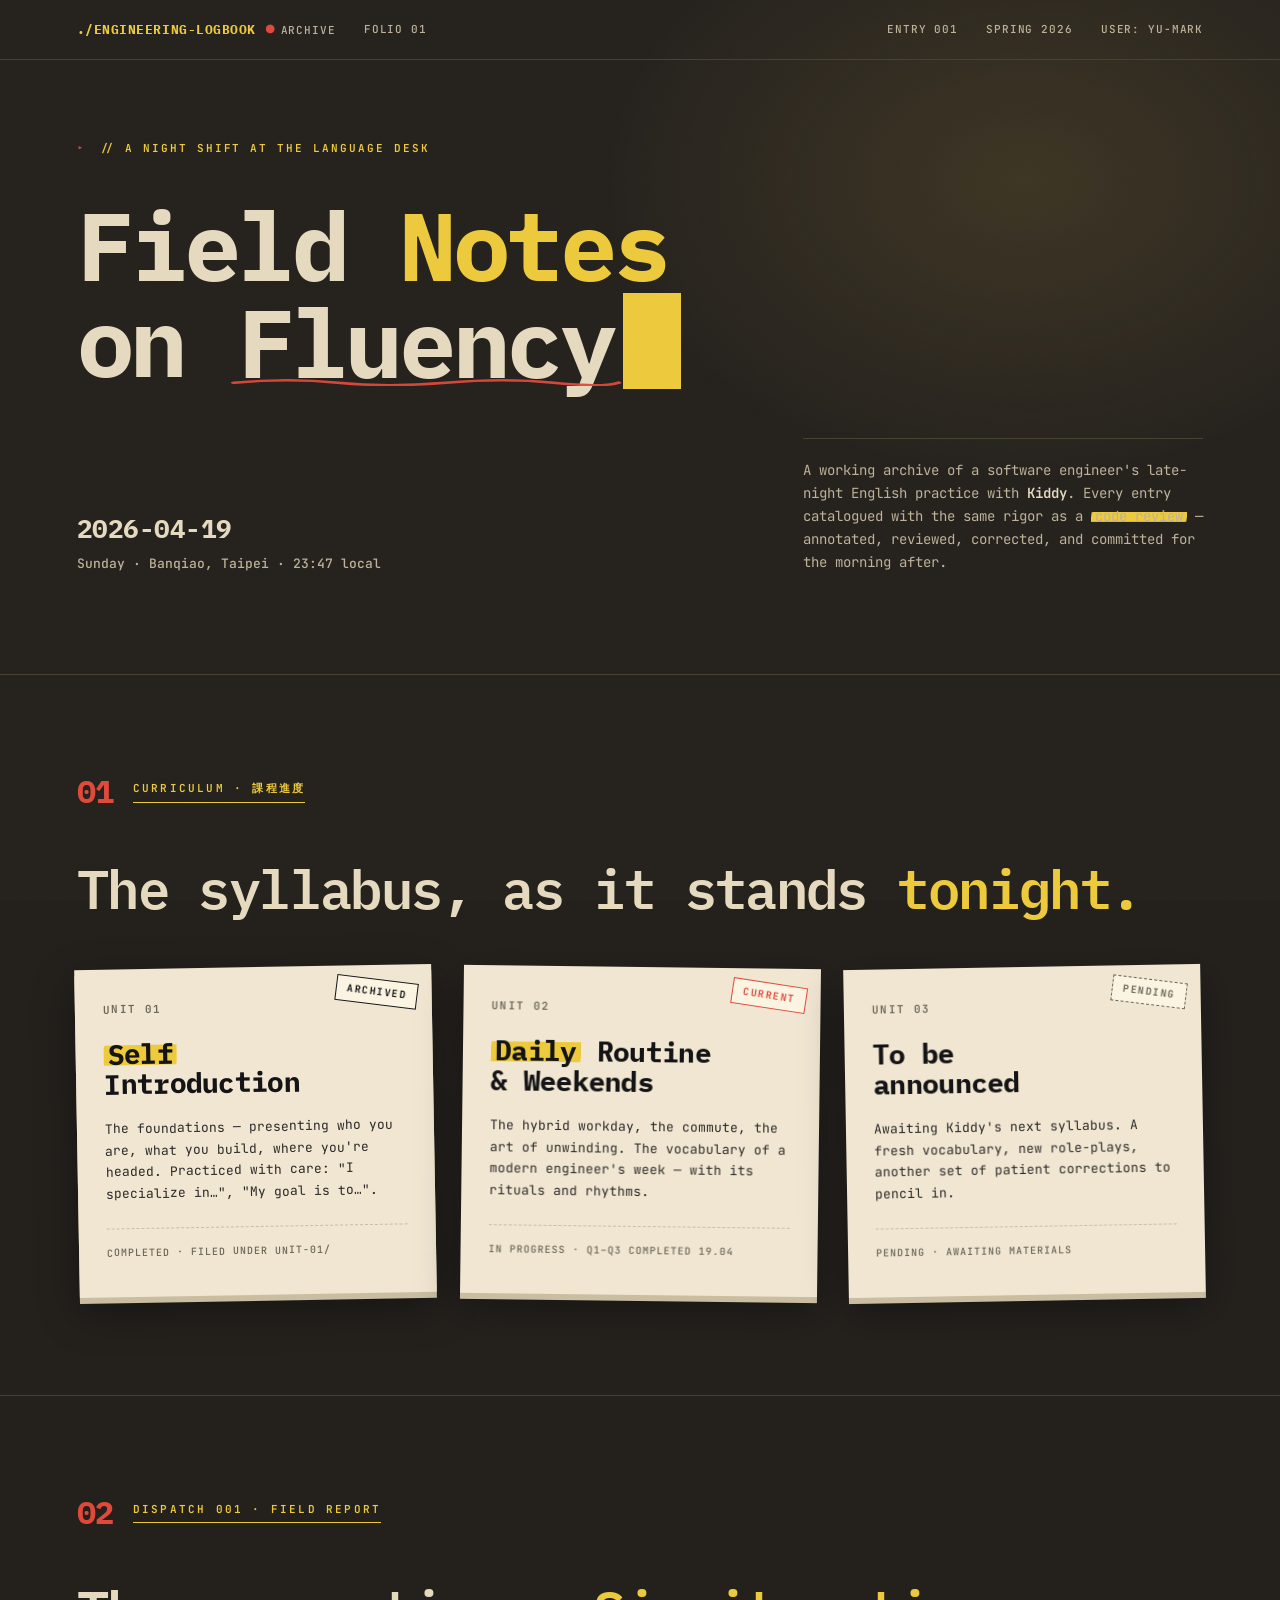
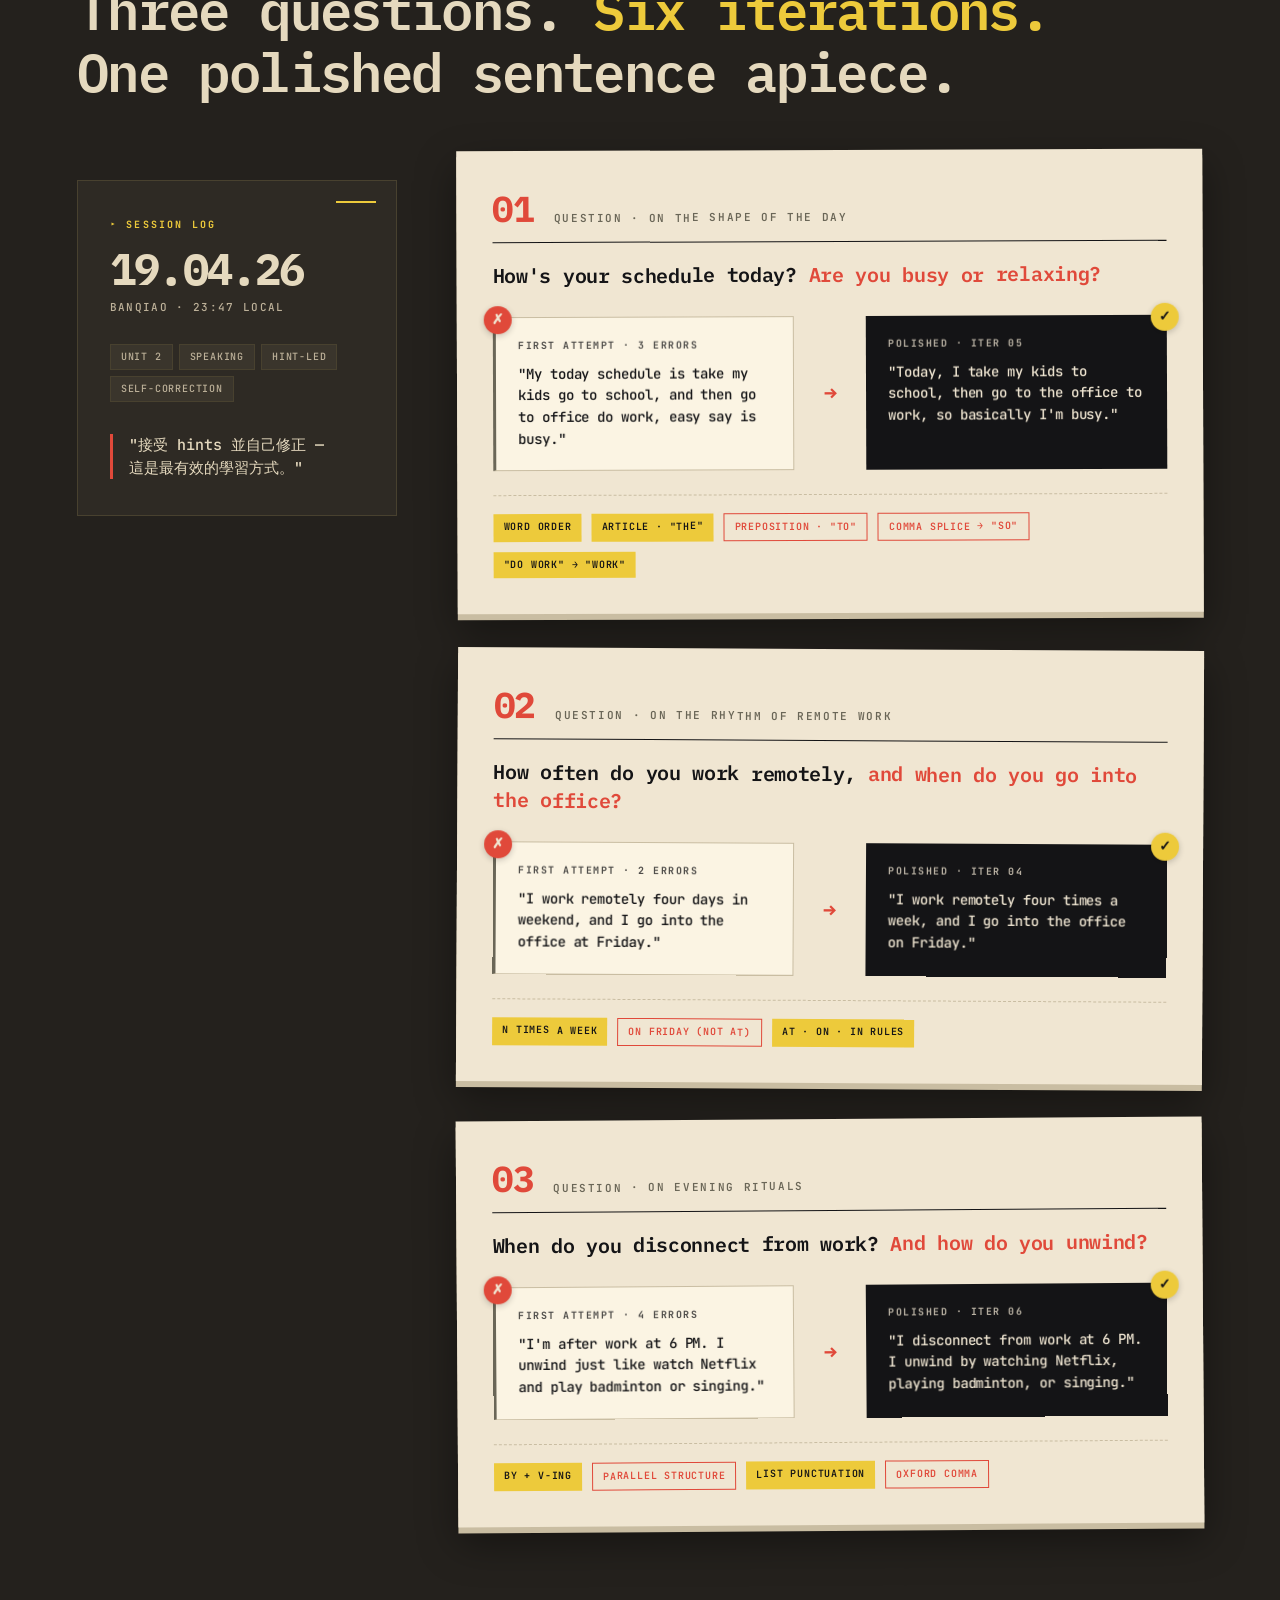
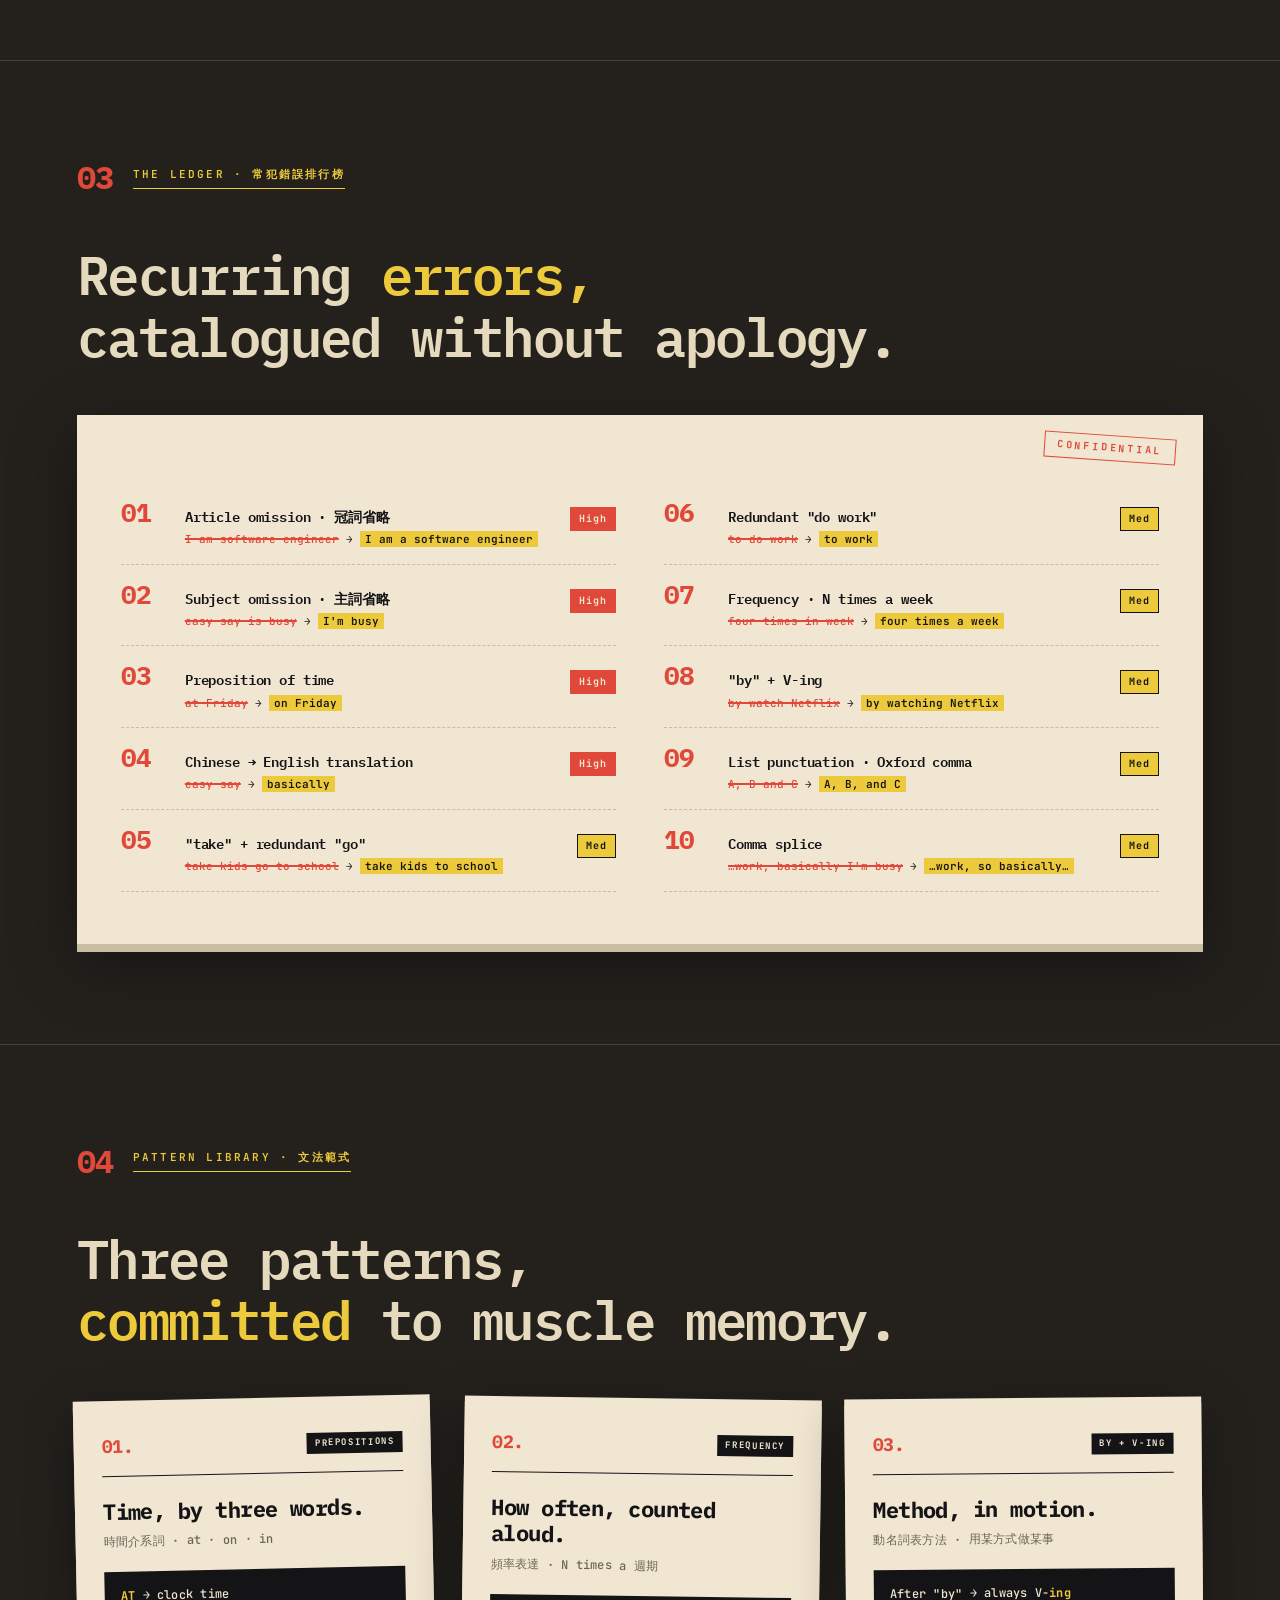
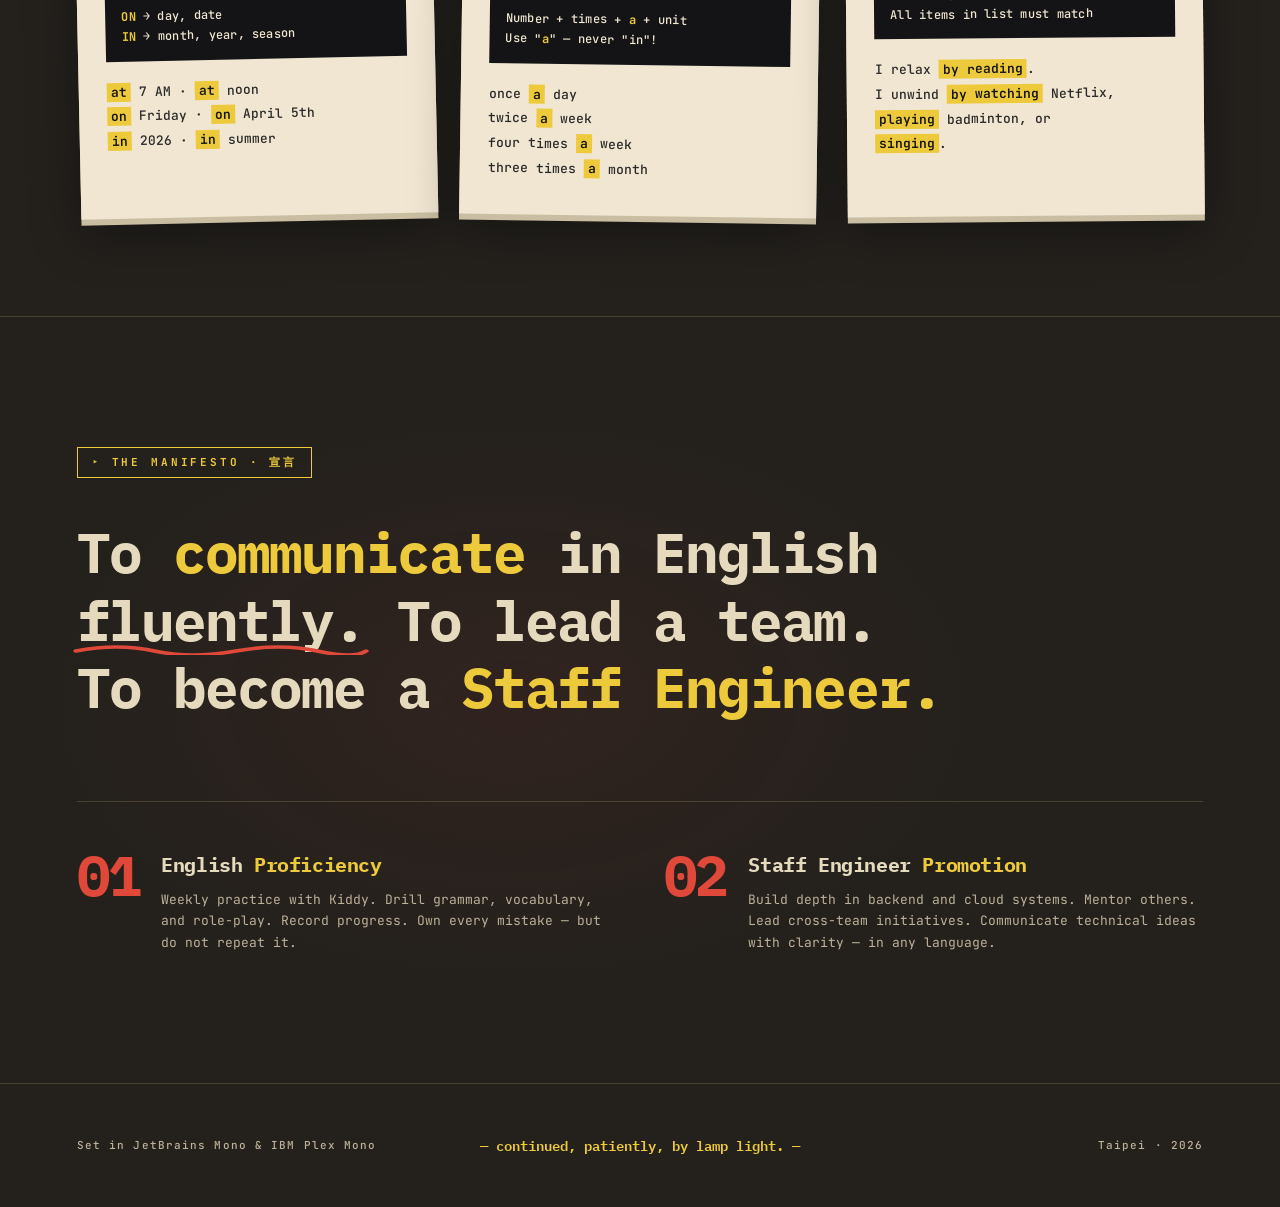
<file: v4-mono-warm-walnut.html>
<!DOCTYPE html>
<html lang="en">
<head>
<meta charset="UTF-8">
<meta name="viewport" content="width=device-width, initial-scale=1.0">
<title>The Engineering Logbook — Yu Mark's Field Notes</title>
<link rel="preconnect" href="https://fonts.googleapis.com">
<link rel="preconnect" href="https://fonts.gstatic.com" crossorigin>
<link href="https://fonts.googleapis.com/css2?family=JetBrains+Mono:ital,wght@0,100..800;1,100..800&family=IBM+Plex+Mono:ital,wght@0,100;0,200;0,300;0,400;0,500;0,600;0,700;1,100;1,200;1,300;1,400;1,500;1,600;1,700&display=swap" rel="stylesheet">
<style>
  :root {
    /* The warm desk — walnut tones, not cold near-black */
    --desk: #24211D;
    --desk-soft: #2E2A24;
    --desk-light: #3A352C;
    --desk-edge: #48412F;

    /* The paper — unchanged, cards should still glow bright */
    --paper: #F0E6D2;
    --paper-bright: #FBF4E3;
    --paper-shadow: #D6CBB2;
    --paper-edge: #C9BDA2;

    /* Text on dark — softer than paper, reduces halation */
    --text-primary: #E5D9BE;
    --text-secondary: #BDB199;
    --text-dim: #847A66;

    /* Real ink colors — used on paper, unchanged */
    --ink: #141416;
    --ink-soft: #2B2A28;
    --ink-light: #6A6657;

    /* Annotation pens — slightly muted for comfort */
    --highlight: #EDCA3B;
    --highlight-deep: #D9B828;
    --pen: #E0493A;
    --pen-deep: #B9311D;
    --eraser: #91C5B8;

    /* Lamp glow — warmer */
    --lamp-glow: rgba(244, 195, 82, 0.12);

    /* Mono system */
    --mono-primary: "JetBrains Mono", ui-monospace, "Menlo", monospace;
    --mono-accent: "IBM Plex Mono", "JetBrains Mono", monospace;
  }

  * { margin: 0; padding: 0; box-sizing: border-box; }
  html { scroll-behavior: smooth; }

  body {
    font-family: var(--mono-primary);
    background: var(--desk);
    color: var(--text-primary);
    font-size: 15px;
    line-height: 1.6;
    font-weight: 400;
    overflow-x: hidden;
    position: relative;
    min-height: 100vh;
    font-feature-settings: "ss02", "calt";
  }

  /* Desk lamp glow — warmer, softer */
  body::after {
    content: '';
    position: fixed;
    top: -20vh;
    right: -20vw;
    width: 80vw;
    height: 80vh;
    background: radial-gradient(ellipse, var(--lamp-glow) 0%, transparent 60%);
    pointer-events: none;
    z-index: 0;
  }

  /* Film grain — reduced opacity since bg is lighter now */
  body::before {
    content: '';
    position: fixed;
    inset: 0;
    background-image: url("data:image/svg+xml;utf8,<svg xmlns='http://www.w3.org/2000/svg' width='220' height='220'><filter id='n'><feTurbulence type='fractalNoise' baseFrequency='0.85' numOctaves='3'/><feColorMatrix values='0 0 0 0 0.95 0 0 0 0 0.9 0 0 0 0 0.8 0 0 0 0.3 0'/></filter><rect width='100%25' height='100%25' filter='url(%23n)'/></svg>");
    opacity: 0.04;
    pointer-events: none;
    z-index: 200;
    mix-blend-mode: screen;
  }

  /* Blinking cursor */
  @keyframes blink {
    0%, 49% { opacity: 1; }
    50%, 100% { opacity: 0; }
  }
  .cursor {
    display: inline-block;
    width: 0.6em;
    height: 1em;
    background: var(--highlight);
    vertical-align: -0.12em;
    margin-left: 0.1em;
    animation: blink 1.1s infinite;
  }

  @keyframes fadeUp {
    from { opacity: 0; transform: translateY(20px); }
    to { opacity: 1; transform: translateY(0); }
  }
  @keyframes slideIn {
    from { opacity: 0; transform: translateX(-20px); }
    to { opacity: 1; transform: translateX(0); }
  }

  /* ═══════ INK / ANNOTATION STYLES ═══════ */

  .highlighted {
    background: linear-gradient(105deg,
      transparent 0%,
      var(--highlight) 2%,
      var(--highlight) 98%,
      transparent 100%);
    background-size: 100% 55%;
    background-position: 0 65%;
    background-repeat: no-repeat;
    padding: 0 4px;
    display: inline;
  }

  .penned {
    position: relative;
    display: inline-block;
    color: var(--pen);
  }
  .penned::after {
    content: '';
    position: absolute;
    left: -2px;
    right: -2px;
    bottom: -5px;
    height: 6px;
    background-image: url("data:image/svg+xml;utf8,<svg xmlns='http://www.w3.org/2000/svg' viewBox='0 0 100 8' preserveAspectRatio='none'><path d='M 0 5 Q 12 1, 25 5 T 50 5 T 75 5 T 100 5' stroke='%23E0493A' stroke-width='1.8' fill='none' stroke-linecap='round'/></svg>");
    background-size: 100% 100%;
    background-repeat: no-repeat;
  }

  .comment {
    color: var(--text-dim);
    font-weight: 400;
  }
  .comment::before { content: '// '; opacity: 0.6; }

  .prompt::before {
    content: '$ ';
    color: var(--highlight);
    font-weight: 600;
  }

  /* ═══════ MASTHEAD ═══════ */

  .masthead {
    padding: 18px 6vw;
    display: flex;
    justify-content: space-between;
    align-items: center;
    font-family: var(--mono-primary);
    font-size: 11px;
    font-weight: 500;
    letter-spacing: 0.08em;
    text-transform: uppercase;
    color: var(--text-secondary);
    border-bottom: 1px solid var(--desk-edge);
    position: relative;
    z-index: 2;
    animation: fadeUp 0.9s ease both;
  }

  .masthead-left, .masthead-right { display: flex; gap: 28px; align-items: center; }

  .masthead-logo {
    color: var(--highlight);
    font-family: var(--mono-accent);
    font-weight: 700;
    font-size: 13px;
    letter-spacing: 0.04em;
    text-transform: uppercase;
    margin-right: 4px;
  }

  .masthead-dot { color: var(--pen); margin: 0 6px; font-size: 14px; }

  /* ═══════ HERO ═══════ */

  .hero {
    padding: 80px 6vw 100px;
    position: relative;
    z-index: 2;
  }

  .hero-eyebrow {
    font-family: var(--mono-primary);
    font-size: 11px;
    letter-spacing: 0.18em;
    text-transform: uppercase;
    color: var(--highlight);
    font-weight: 600;
    margin-bottom: 40px;
    animation: slideIn 0.8s 0.2s both;
  }

  .hero-eyebrow::before {
    content: '▸';
    margin-right: 12px;
    color: var(--pen);
  }

  .hero-title {
    font-family: var(--mono-accent);
    font-weight: 700;
    font-size: clamp(44px, 7.5vw, 116px);
    line-height: 1;
    letter-spacing: -0.045em;
    color: var(--text-primary);
    margin-bottom: 44px;
    animation: fadeUp 1s 0.3s both;
  }

  .hero-title .accent { color: var(--highlight); font-weight: 700; }

  .hero-title .scribbled {
    display: inline-block;
    position: relative;
  }
  .hero-title .scribbled::after {
    content: '';
    position: absolute;
    left: -8px;
    right: -8px;
    bottom: 4px;
    height: 10px;
    background-image: url("data:image/svg+xml;utf8,<svg xmlns='http://www.w3.org/2000/svg' viewBox='0 0 200 12' preserveAspectRatio='none'><path d='M 2 8 Q 30 2, 55 8 T 110 8 T 165 8 T 198 8' stroke='%23E0493A' stroke-width='3' fill='none' stroke-linecap='round' opacity='0.95'/></svg>");
    background-size: 100% 100%;
    background-repeat: no-repeat;
  }

  .hero-sub {
    display: grid;
    grid-template-columns: 1fr 400px;
    gap: 60px;
    align-items: end;
    margin-top: 48px;
    animation: fadeUp 1s 0.5s both;
  }

  .hero-date {
    font-family: var(--mono-primary);
    font-weight: 500;
    font-size: 15px;
    color: var(--text-primary);
    line-height: 1.5;
  }

  .hero-date .big {
    display: block;
    font-family: var(--mono-accent);
    font-weight: 700;
    font-size: 26px;
    letter-spacing: -0.02em;
    margin-bottom: 4px;
  }

  .hero-date .meta {
    color: var(--text-secondary);
    font-size: 13px;
  }

  .hero-lede {
    font-family: var(--mono-primary);
    font-weight: 400;
    font-size: 14px;
    line-height: 1.65;
    color: var(--text-secondary);
    padding-top: 20px;
    border-top: 1px solid var(--desk-edge);
  }

  .hero-lede b { color: var(--text-primary); font-weight: 600; }

  /* ═══════ SECTIONS ═══════ */

  .section {
    padding: 100px 6vw;
    position: relative;
    z-index: 2;
    border-top: 1px solid var(--desk-edge);
  }

  .section-head {
    display: flex;
    align-items: center;
    gap: 20px;
    margin-bottom: 50px;
    flex-wrap: wrap;
  }

  .section-roman {
    font-family: var(--mono-accent);
    font-weight: 700;
    font-size: 32px;
    color: var(--pen);
    line-height: 1;
    letter-spacing: -0.03em;
  }

  .section-kicker {
    font-family: var(--mono-primary);
    font-size: 11px;
    letter-spacing: 0.2em;
    text-transform: uppercase;
    color: var(--highlight);
    padding-bottom: 4px;
    border-bottom: 1px solid var(--highlight);
    font-weight: 600;
  }

  .section-title {
    font-family: var(--mono-accent);
    font-weight: 600;
    font-size: clamp(30px, 4.2vw, 58px);
    line-height: 1.15;
    letter-spacing: -0.03em;
    margin-bottom: 48px;
    color: var(--text-primary);
    max-width: 1100px;
  }

  .section-title .accent { color: var(--highlight); }

  /* ═══════ CURRICULUM ═══════ */

  .curriculum {
    display: grid;
    grid-template-columns: repeat(3, 1fr);
    gap: 28px;
  }

  .paper-card {
    background: var(--paper);
    color: var(--ink);
    padding: 32px 28px 36px;
    position: relative;
    transition: transform 0.4s cubic-bezier(0.2, 0.7, 0.2, 1), box-shadow 0.4s cubic-bezier(0.2, 0.7, 0.2, 1);
    box-shadow:
      0 6px 0 var(--paper-edge),
      0 14px 40px rgba(0, 0, 0, 0.4);
  }

  .paper-card.tilt-l { transform: rotate(-1deg); }
  .paper-card.tilt-r { transform: rotate(0.7deg); }

  .paper-card:hover {
    transform: translateY(-6px) rotate(0) !important;
    box-shadow:
      0 12px 0 var(--paper-edge),
      0 22px 50px rgba(0, 0, 0, 0.45),
      0 0 60px rgba(237, 202, 59, 0.15);
  }

  .card-stamp {
    position: absolute;
    top: 14px;
    right: 14px;
    font-family: var(--mono-primary);
    font-size: 10px;
    font-weight: 700;
    letter-spacing: 0.15em;
    padding: 4px 10px;
    border: 1.5px solid var(--ink);
    color: var(--ink);
    text-transform: uppercase;
    transform: rotate(8deg);
    background: var(--paper-bright);
  }

  .card-stamp.active { border-color: var(--pen); color: var(--pen); }
  .card-stamp.future { border-color: var(--ink-light); color: var(--ink-light); border-style: dashed; }

  .card-meta {
    font-family: var(--mono-primary);
    font-size: 11px;
    font-weight: 600;
    letter-spacing: 0.12em;
    text-transform: uppercase;
    color: var(--ink-light);
    margin-bottom: 20px;
  }

  .card-title {
    font-family: var(--mono-accent);
    font-weight: 700;
    font-size: 28px;
    line-height: 1.1;
    letter-spacing: -0.025em;
    margin-bottom: 18px;
    color: var(--ink);
  }

  .card-desc {
    font-family: var(--mono-primary);
    font-size: 13px;
    font-weight: 400;
    line-height: 1.65;
    color: var(--ink-soft);
    margin-bottom: 24px;
  }

  .card-footer {
    font-family: var(--mono-primary);
    font-size: 10px;
    letter-spacing: 0.1em;
    text-transform: uppercase;
    color: var(--ink-light);
    padding-top: 16px;
    border-top: 1px dashed var(--paper-edge);
    font-weight: 500;
  }

  /* ═══════ DISPATCH ═══════ */

  .dispatch {
    display: grid;
    grid-template-columns: 320px 1fr;
    gap: 60px;
    align-items: start;
  }

  .dispatch-meta {
    position: sticky;
    top: 30px;
    background: var(--desk-soft);
    padding: 36px 32px;
    border: 1px solid var(--desk-edge);
    position: relative;
  }

  .dispatch-meta::before {
    content: '';
    position: absolute;
    top: 20px;
    right: 20px;
    width: 40px;
    height: 2px;
    background: var(--highlight);
  }

  .dispatch-label {
    font-family: var(--mono-primary);
    font-size: 10px;
    font-weight: 700;
    letter-spacing: 0.22em;
    text-transform: uppercase;
    color: var(--highlight);
    margin-bottom: 14px;
  }

  .dispatch-date-big {
    font-family: var(--mono-accent);
    font-weight: 700;
    font-size: 44px;
    line-height: 1;
    letter-spacing: -0.04em;
    color: var(--text-primary);
    margin-bottom: 8px;
  }

  .dispatch-place {
    font-family: var(--mono-primary);
    font-size: 11px;
    font-weight: 500;
    letter-spacing: 0.12em;
    text-transform: uppercase;
    color: var(--text-secondary);
    margin-bottom: 28px;
  }

  .dispatch-tags {
    display: flex;
    flex-wrap: wrap;
    gap: 6px;
    margin-bottom: 32px;
  }

  .dtag {
    font-family: var(--mono-primary);
    font-size: 10px;
    font-weight: 500;
    letter-spacing: 0.08em;
    text-transform: uppercase;
    padding: 4px 10px;
    background: var(--desk-light);
    color: var(--text-secondary);
    border: 1px solid var(--desk-edge);
  }

  .dispatch-quote {
    font-family: var(--mono-primary);
    font-weight: 500;
    font-size: 15px;
    line-height: 1.5;
    color: var(--text-primary);
    padding-left: 16px;
    border-left: 3px solid var(--pen);
  }

  /* Q&A on paper */
  .qa {
    background: var(--paper);
    color: var(--ink);
    padding: 40px 36px 36px;
    margin-bottom: 36px;
    position: relative;
    box-shadow:
      0 6px 0 var(--paper-edge),
      0 16px 40px rgba(0, 0, 0, 0.4);
    transform: rotate(-0.2deg);
  }
  .qa:nth-child(2) { transform: rotate(0.3deg); }
  .qa:nth-child(3) { transform: rotate(-0.4deg); }

  .qa-header {
    display: flex;
    align-items: baseline;
    gap: 20px;
    margin-bottom: 18px;
    padding-bottom: 14px;
    border-bottom: 1.5px solid var(--ink);
  }

  .qa-num {
    font-family: var(--mono-accent);
    font-weight: 700;
    font-size: 36px;
    line-height: 1;
    color: var(--pen);
    letter-spacing: -0.04em;
  }

  .qa-label {
    font-family: var(--mono-primary);
    font-size: 11px;
    font-weight: 600;
    letter-spacing: 0.15em;
    text-transform: uppercase;
    color: var(--ink-light);
  }

  .qa-question {
    font-family: var(--mono-accent);
    font-weight: 600;
    font-size: 20px;
    line-height: 1.4;
    color: var(--ink);
    margin-bottom: 28px;
    letter-spacing: -0.015em;
    max-width: 720px;
  }

  .qa-question .accent { color: var(--pen); font-weight: 600; }

  .qa-flow {
    display: grid;
    grid-template-columns: 1fr 44px 1fr;
    gap: 14px;
    align-items: stretch;
    margin-bottom: 24px;
  }

  .flow-card {
    padding: 20px 22px;
    position: relative;
  }

  .flow-attempt {
    background: var(--paper-bright);
    border: 1px solid var(--paper-edge);
    border-left: 3px solid var(--ink-light);
    position: relative;
  }

  .flow-attempt::before {
    content: '✗';
    position: absolute;
    top: -12px;
    left: -12px;
    width: 28px;
    height: 28px;
    background: var(--pen);
    color: var(--paper);
    border-radius: 50%;
    display: flex;
    align-items: center;
    justify-content: center;
    font-family: var(--mono-primary);
    font-weight: 700;
    font-size: 14px;
    box-shadow: 0 2px 6px rgba(0, 0, 0, 0.2);
  }

  .flow-final {
    background: var(--ink);
    color: var(--paper);
    position: relative;
  }

  .flow-final::before {
    content: '✓';
    position: absolute;
    top: -12px;
    right: -12px;
    width: 28px;
    height: 28px;
    background: var(--highlight);
    color: var(--ink);
    border-radius: 50%;
    display: flex;
    align-items: center;
    justify-content: center;
    font-family: var(--mono-primary);
    font-weight: 700;
    font-size: 14px;
    box-shadow: 0 2px 6px rgba(0, 0, 0, 0.2);
  }

  .flow-label {
    font-family: var(--mono-primary);
    font-size: 10px;
    font-weight: 700;
    letter-spacing: 0.15em;
    text-transform: uppercase;
    margin-bottom: 10px;
    opacity: 0.75;
  }

  .flow-text {
    font-family: var(--mono-primary);
    font-size: 14px;
    line-height: 1.55;
    font-weight: 500;
    letter-spacing: -0.005em;
  }

  .flow-final .flow-text { font-weight: 500; color: var(--paper); }

  .flow-arrow {
    display: flex;
    align-items: center;
    justify-content: center;
    font-family: var(--mono-accent);
    font-weight: 600;
    font-size: 22px;
    color: var(--pen);
  }

  .qa-takeaways {
    display: flex;
    flex-wrap: wrap;
    gap: 10px;
    padding-top: 18px;
    border-top: 1px dashed var(--paper-edge);
    margin-top: 8px;
  }

  .takeaway {
    font-family: var(--mono-primary);
    font-size: 10px;
    font-weight: 600;
    letter-spacing: 0.08em;
    text-transform: uppercase;
    padding: 5px 10px;
    color: var(--ink);
  }
  .takeaway.hi { background: var(--highlight); }
  .takeaway.pen { border: 1.5px solid var(--pen); color: var(--pen); }

  /* ═══════ LEDGER ═══════ */

  .ledger-wrap {
    background: var(--paper);
    color: var(--ink);
    padding: 52px 44px;
    box-shadow:
      0 8px 0 var(--paper-edge),
      0 20px 60px rgba(0, 0, 0, 0.4);
    position: relative;
  }

  .ledger-wrap::before {
    content: 'CONFIDENTIAL';
    position: absolute;
    top: 20px;
    right: 28px;
    font-family: var(--mono-primary);
    font-size: 10px;
    font-weight: 700;
    letter-spacing: 0.28em;
    color: var(--pen);
    border: 1.5px solid var(--pen);
    padding: 4px 12px;
    transform: rotate(4deg);
  }

  .ledger {
    columns: 2;
    column-gap: 48px;
    margin-top: 16px;
  }

  .mistake {
    break-inside: avoid;
    display: grid;
    grid-template-columns: 48px 1fr auto;
    gap: 16px;
    align-items: baseline;
    padding: 16px 0;
    border-bottom: 1px dashed var(--paper-edge);
  }

  .mistake-rank {
    font-family: var(--mono-accent);
    font-weight: 700;
    font-size: 26px;
    color: var(--pen);
    line-height: 1;
    letter-spacing: -0.02em;
  }

  .mistake-name {
    font-family: var(--mono-accent);
    font-weight: 600;
    font-size: 14px;
    line-height: 1.3;
    margin-bottom: 6px;
    color: var(--ink);
    letter-spacing: -0.01em;
  }

  .mistake-ex {
    font-family: var(--mono-primary);
    font-size: 11px;
    font-weight: 400;
    color: var(--ink-soft);
    line-height: 1.5;
  }

  .mistake-ex .wrong {
    color: var(--pen);
    text-decoration: line-through;
    text-decoration-thickness: 1.5px;
    font-weight: 500;
  }
  .mistake-ex .right {
    color: var(--ink);
    font-weight: 600;
    background: var(--highlight);
    padding: 1px 5px;
  }

  .mistake-count {
    font-family: var(--mono-primary);
    font-size: 10px;
    font-weight: 700;
    letter-spacing: 0.1em;
    padding: 3px 8px;
    color: var(--ink);
    border: 1.5px solid var(--ink);
    white-space: nowrap;
  }
  .mistake-count.hi { background: var(--pen); color: var(--paper); border-color: var(--pen); }
  .mistake-count.med { background: var(--highlight); border-color: var(--ink); }

  /* ═══════ PATTERNS ═══════ */

  .patterns {
    display: grid;
    grid-template-columns: repeat(3, 1fr);
    gap: 28px;
  }

  .pattern {
    background: var(--paper);
    color: var(--ink);
    padding: 32px 28px;
    position: relative;
    transition: transform 0.4s cubic-bezier(0.2, 0.7, 0.2, 1), box-shadow 0.4s ease;
    box-shadow:
      0 6px 0 var(--paper-edge),
      0 16px 50px rgba(0, 0, 0, 0.4);
  }

  .pattern:nth-child(1) { transform: rotate(-1.2deg); }
  .pattern:nth-child(2) { transform: rotate(0.8deg); }
  .pattern:nth-child(3) { transform: rotate(-0.5deg); }

  .pattern:hover {
    transform: translateY(-10px) rotate(0) !important;
    box-shadow:
      0 14px 0 var(--pen),
      0 26px 60px rgba(0, 0, 0, 0.45),
      0 0 80px rgba(237, 202, 59, 0.18);
  }

  .pattern-header {
    display: flex;
    justify-content: space-between;
    align-items: center;
    margin-bottom: 22px;
    padding-bottom: 14px;
    border-bottom: 1.5px solid var(--ink);
  }

  .pattern-num {
    font-family: var(--mono-accent);
    font-weight: 700;
    font-size: 18px;
    color: var(--pen);
    letter-spacing: -0.02em;
  }

  .pattern-chip {
    font-family: var(--mono-primary);
    font-size: 9px;
    font-weight: 700;
    letter-spacing: 0.18em;
    text-transform: uppercase;
    background: var(--ink);
    color: var(--paper);
    padding: 3px 8px;
  }

  .pattern-title {
    font-family: var(--mono-accent);
    font-weight: 700;
    font-size: 22px;
    line-height: 1.2;
    letter-spacing: -0.025em;
    margin-bottom: 8px;
    color: var(--ink);
  }

  .pattern-zh {
    font-family: var(--mono-primary);
    font-size: 12px;
    font-weight: 500;
    color: var(--ink-light);
    margin-bottom: 20px;
    letter-spacing: 0.02em;
  }

  .pattern-rule {
    font-family: var(--mono-primary);
    font-size: 12px;
    font-weight: 500;
    background: var(--ink);
    color: var(--paper);
    padding: 14px 16px;
    line-height: 1.7;
    margin-bottom: 20px;
    letter-spacing: 0.02em;
  }

  .pattern-rule b { color: var(--highlight); font-weight: 700; }

  .pattern-ex {
    font-family: var(--mono-primary);
    font-size: 13px;
    font-weight: 500;
    line-height: 1.75;
    color: var(--ink-soft);
  }

  .pattern-ex > div { margin-bottom: 2px; }
  .pattern-ex .hl {
    background: var(--highlight);
    color: var(--ink);
    padding: 1px 4px;
    font-weight: 600;
  }

  /* ═══════ MANIFESTO ═══════ */

  .manifesto {
    padding: 130px 6vw;
    position: relative;
    z-index: 2;
    border-top: 1px solid var(--desk-edge);
    overflow: hidden;
  }

  .manifesto::before {
    content: '';
    position: absolute;
    top: 50%;
    left: -20vw;
    transform: translateY(-50%);
    width: 120vw;
    height: 120%;
    background: radial-gradient(ellipse at center, rgba(224, 73, 58, 0.07) 0%, transparent 45%);
    pointer-events: none;
  }

  .manifesto-inner {
    position: relative;
    z-index: 2;
    max-width: 1200px;
  }

  .manifesto-label {
    font-family: var(--mono-primary);
    font-size: 11px;
    font-weight: 700;
    letter-spacing: 0.26em;
    text-transform: uppercase;
    color: var(--highlight);
    margin-bottom: 40px;
    display: inline-block;
    padding: 6px 14px;
    border: 1px solid var(--highlight);
  }

  .manifesto-text {
    font-family: var(--mono-accent);
    font-weight: 700;
    font-size: clamp(28px, 4.4vw, 68px);
    line-height: 1.2;
    letter-spacing: -0.035em;
    color: var(--text-primary);
  }

  .manifesto-text .accent { color: var(--highlight); }

  .manifesto-text .scribble-under {
    position: relative;
    display: inline-block;
  }
  .manifesto-text .scribble-under::after {
    content: '';
    position: absolute;
    left: -4px;
    right: -4px;
    bottom: -2px;
    height: 14px;
    background-image: url("data:image/svg+xml;utf8,<svg xmlns='http://www.w3.org/2000/svg' viewBox='0 0 200 14' preserveAspectRatio='none'><path d='M 2 10 Q 30 2, 55 10 T 110 10 T 165 10 T 198 10' stroke='%23E0493A' stroke-width='3.5' fill='none' stroke-linecap='round'/></svg>");
    background-size: 100% 100%;
    background-repeat: no-repeat;
  }

  .manifesto-goals {
    margin-top: 80px;
    display: grid;
    grid-template-columns: repeat(2, 1fr);
    gap: 48px;
    padding-top: 50px;
    border-top: 1px solid var(--desk-edge);
  }

  .goal {
    display: flex;
    gap: 22px;
    align-items: flex-start;
  }

  .goal-num {
    font-family: var(--mono-accent);
    font-weight: 700;
    font-size: 56px;
    line-height: 0.85;
    color: var(--pen);
    letter-spacing: -0.05em;
  }

  .goal-body h3 {
    font-family: var(--mono-accent);
    font-weight: 700;
    font-size: 20px;
    line-height: 1.25;
    margin-bottom: 12px;
    color: var(--text-primary);
    letter-spacing: -0.02em;
  }

  .goal-body h3 .accent { color: var(--highlight); }

  .goal-body p {
    font-family: var(--mono-primary);
    font-size: 13px;
    font-weight: 400;
    line-height: 1.65;
    color: var(--text-secondary);
  }

  /* ═══════ COLOPHON ═══════ */

  .colophon {
    padding: 50px 6vw;
    border-top: 1px solid var(--desk-edge);
    position: relative;
    z-index: 2;
    display: grid;
    grid-template-columns: 1fr auto 1fr;
    gap: 32px;
    align-items: center;
    font-family: var(--mono-primary);
    font-size: 11px;
    font-weight: 500;
    letter-spacing: 0.1em;
    color: var(--text-secondary);
  }

  .colophon-right { text-align: right; }

  .colophon-mark {
    font-family: var(--mono-accent);
    font-weight: 600;
    font-size: 14px;
    letter-spacing: 0;
    text-transform: none;
    color: var(--highlight);
    white-space: nowrap;
  }

  /* ═══════ SCROLL REVEAL ═══════ */

  .reveal {
    opacity: 0;
    transform: translateY(32px);
    transition: opacity 1s cubic-bezier(0.2, 0.7, 0.2, 1), transform 1s cubic-bezier(0.2, 0.7, 0.2, 1);
  }
  .reveal.visible { opacity: 1; transform: translateY(0); }

  /* ═══════ RESPONSIVE ═══════ */

  @media (max-width: 960px) {
    .masthead { flex-direction: column; gap: 10px; align-items: flex-start; }
    .hero-sub { grid-template-columns: 1fr; gap: 32px; }
    .curriculum { grid-template-columns: 1fr; }
    .dispatch { grid-template-columns: 1fr; gap: 40px; }
    .dispatch-meta { position: static; }
    .qa-flow { grid-template-columns: 1fr; }
    .flow-arrow { transform: rotate(90deg); padding: 12px 0; }
    .ledger { columns: 1; column-gap: 0; }
    .patterns { grid-template-columns: 1fr; }
    .manifesto-goals { grid-template-columns: 1fr; gap: 32px; }
    .section { padding: 72px 6vw; }
    .colophon { grid-template-columns: 1fr; text-align: center; }
    .colophon-right { text-align: center; }
  }
</style>
</head>
<body>

  <!-- ═══════ MASTHEAD ═══════ -->
  <header class="masthead">
    <div class="masthead-left">
      <span><span class="masthead-logo">./engineering-logbook</span><span class="masthead-dot">●</span>Archive</span>
      <span>Folio 01</span>
    </div>
    <div class="masthead-right">
      <span>Entry 001</span>
      <span>Spring 2026</span>
      <span>User: yu-mark</span>
    </div>
  </header>

  <!-- ═══════ HERO ═══════ -->
  <section class="hero">
    <div class="hero-eyebrow">// a night shift at the language desk</div>
    <h1 class="hero-title">
      Field <span class="accent">Notes</span><br>
      on <span class="scribbled">Fluency</span><span class="cursor"></span>
    </h1>
    <div class="hero-sub">
      <div class="hero-date">
        <span class="big">2026-04-19</span>
        <span class="meta">Sunday · Banqiao, Taipei · 23:47 local</span>
      </div>
      <p class="hero-lede">
        A working archive of a software engineer's late-night English practice with <b>Kiddy</b>. Every entry catalogued with the same rigor as a <span class="highlighted">code review</span> — annotated, reviewed, corrected, and committed for the morning after.
      </p>
    </div>
  </section>

  <!-- ═══════ CURRICULUM ═══════ -->
  <section class="section reveal">
    <div class="section-head">
      <span class="section-roman">01</span>
      <span class="section-kicker">Curriculum · 課程進度</span>
    </div>
    <h2 class="section-title">The syllabus, as it stands <span class="accent">tonight.</span></h2>

    <div class="curriculum">
      <article class="paper-card tilt-l">
        <span class="card-stamp">Archived</span>
        <div class="card-meta">Unit 01</div>
        <h3 class="card-title"><span class="highlighted">Self</span><br>Introduction</h3>
        <p class="card-desc">The foundations — presenting who you are, what you build, where you're headed. Practiced with care: "I specialize in…", "My goal is to…".</p>
        <div class="card-footer">Completed · filed under unit-01/</div>
      </article>

      <article class="paper-card active tilt-r">
        <span class="card-stamp active">Current</span>
        <div class="card-meta">Unit 02</div>
        <h3 class="card-title"><span class="highlighted">Daily</span> Routine<br>& Weekends</h3>
        <p class="card-desc">The hybrid workday, the commute, the art of unwinding. The vocabulary of a modern engineer's week — with its rituals and rhythms.</p>
        <div class="card-footer">In Progress · Q1–Q3 completed 19.04</div>
      </article>

      <article class="paper-card tilt-l">
        <span class="card-stamp future">Pending</span>
        <div class="card-meta">Unit 03</div>
        <h3 class="card-title">To be<br>announced</h3>
        <p class="card-desc">Awaiting Kiddy's next syllabus. A fresh vocabulary, new role-plays, another set of patient corrections to pencil in.</p>
        <div class="card-footer">Pending · awaiting materials</div>
      </article>
    </div>
  </section>

  <!-- ═══════ DISPATCH ═══════ -->
  <section class="section reveal">
    <div class="section-head">
      <span class="section-roman">02</span>
      <span class="section-kicker">Dispatch 001 · field report</span>
    </div>
    <h2 class="section-title">Three questions. <span class="accent">Six iterations.</span><br>One polished sentence apiece.</h2>

    <div class="dispatch">
      <aside class="dispatch-meta">
        <div class="dispatch-label">▸ Session Log</div>
        <div class="dispatch-date-big">19.04.26</div>
        <div class="dispatch-place">Banqiao · 23:47 local</div>
        <div class="dispatch-tags">
          <span class="dtag">Unit 2</span>
          <span class="dtag">Speaking</span>
          <span class="dtag">Hint-Led</span>
          <span class="dtag">Self-Correction</span>
        </div>
        <p class="dispatch-quote">
          "接受 hints 並自己修正 —<br>這是最有效的學習方式。"
        </p>
      </aside>

      <div>
        <!-- Q1 -->
        <article class="qa">
          <div class="qa-header">
            <span class="qa-num">01</span>
            <span class="qa-label">Question · On the shape of the day</span>
          </div>
          <p class="qa-question">How's your schedule today? <span class="accent">Are you busy or relaxing?</span></p>
          <div class="qa-flow">
            <div class="flow-card flow-attempt">
              <div class="flow-label">first attempt · 3 errors</div>
              <p class="flow-text">"My today schedule is take my kids go to school, and then go to office do work, easy say is busy."</p>
            </div>
            <div class="flow-arrow">→</div>
            <div class="flow-card flow-final">
              <div class="flow-label">polished · iter 05</div>
              <p class="flow-text">"Today, I take my kids to school, then go to the office to work, so basically I'm busy."</p>
            </div>
          </div>
          <div class="qa-takeaways">
            <span class="takeaway hi">Word order</span>
            <span class="takeaway hi">Article · "the"</span>
            <span class="takeaway pen">Preposition · "to"</span>
            <span class="takeaway pen">Comma splice → "so"</span>
            <span class="takeaway hi">"do work" → "work"</span>
          </div>
        </article>

        <!-- Q2 -->
        <article class="qa">
          <div class="qa-header">
            <span class="qa-num">02</span>
            <span class="qa-label">Question · On the rhythm of remote work</span>
          </div>
          <p class="qa-question">How often do you work remotely, <span class="accent">and when do you go into the office?</span></p>
          <div class="qa-flow">
            <div class="flow-card flow-attempt">
              <div class="flow-label">first attempt · 2 errors</div>
              <p class="flow-text">"I work remotely four days in weekend, and I go into the office at Friday."</p>
            </div>
            <div class="flow-arrow">→</div>
            <div class="flow-card flow-final">
              <div class="flow-label">polished · iter 04</div>
              <p class="flow-text">"I work remotely four times a week, and I go into the office on Friday."</p>
            </div>
          </div>
          <div class="qa-takeaways">
            <span class="takeaway hi">N times <b>a</b> week</span>
            <span class="takeaway pen">ON Friday (not AT)</span>
            <span class="takeaway hi">at · on · in rules</span>
          </div>
        </article>

        <!-- Q3 -->
        <article class="qa">
          <div class="qa-header">
            <span class="qa-num">03</span>
            <span class="qa-label">Question · On evening rituals</span>
          </div>
          <p class="qa-question">When do you disconnect from work? <span class="accent">And how do you unwind?</span></p>
          <div class="qa-flow">
            <div class="flow-card flow-attempt">
              <div class="flow-label">first attempt · 4 errors</div>
              <p class="flow-text">"I'm after work at 6 PM. I unwind just like watch Netflix and play badminton or singing."</p>
            </div>
            <div class="flow-arrow">→</div>
            <div class="flow-card flow-final">
              <div class="flow-label">polished · iter 06</div>
              <p class="flow-text">"I disconnect from work at 6 PM. I unwind by watching Netflix, playing badminton, or singing."</p>
            </div>
          </div>
          <div class="qa-takeaways">
            <span class="takeaway hi">by + V-ing</span>
            <span class="takeaway pen">Parallel structure</span>
            <span class="takeaway hi">List punctuation</span>
            <span class="takeaway pen">Oxford comma</span>
          </div>
        </article>
      </div>
    </div>
  </section>

  <!-- ═══════ LEDGER ═══════ -->
  <section class="section reveal">
    <div class="section-head">
      <span class="section-roman">03</span>
      <span class="section-kicker">The Ledger · 常犯錯誤排行榜</span>
    </div>
    <h2 class="section-title">Recurring <span class="accent">errors,</span><br>catalogued without apology.</h2>

    <div class="ledger-wrap">
      <div class="ledger">
        <div class="mistake">
          <span class="mistake-rank">01</span>
          <div>
            <div class="mistake-name">Article omission · 冠詞省略</div>
            <div class="mistake-ex"><span class="wrong">I am software engineer</span> → <span class="right">I am a software engineer</span></div>
          </div>
          <span class="mistake-count hi">High</span>
        </div>
        <div class="mistake">
          <span class="mistake-rank">02</span>
          <div>
            <div class="mistake-name">Subject omission · 主詞省略</div>
            <div class="mistake-ex"><span class="wrong">easy say is busy</span> → <span class="right">I'm busy</span></div>
          </div>
          <span class="mistake-count hi">High</span>
        </div>
        <div class="mistake">
          <span class="mistake-rank">03</span>
          <div>
            <div class="mistake-name">Preposition of time</div>
            <div class="mistake-ex"><span class="wrong">at Friday</span> → <span class="right">on Friday</span></div>
          </div>
          <span class="mistake-count hi">High</span>
        </div>
        <div class="mistake">
          <span class="mistake-rank">04</span>
          <div>
            <div class="mistake-name">Chinese → English translation</div>
            <div class="mistake-ex"><span class="wrong">easy say</span> → <span class="right">basically</span></div>
          </div>
          <span class="mistake-count hi">High</span>
        </div>
        <div class="mistake">
          <span class="mistake-rank">05</span>
          <div>
            <div class="mistake-name">"take" + redundant "go"</div>
            <div class="mistake-ex"><span class="wrong">take kids go to school</span> → <span class="right">take kids to school</span></div>
          </div>
          <span class="mistake-count med">Med</span>
        </div>
        <div class="mistake">
          <span class="mistake-rank">06</span>
          <div>
            <div class="mistake-name">Redundant "do work"</div>
            <div class="mistake-ex"><span class="wrong">to do work</span> → <span class="right">to work</span></div>
          </div>
          <span class="mistake-count med">Med</span>
        </div>
        <div class="mistake">
          <span class="mistake-rank">07</span>
          <div>
            <div class="mistake-name">Frequency · N times a week</div>
            <div class="mistake-ex"><span class="wrong">four times in week</span> → <span class="right">four times a week</span></div>
          </div>
          <span class="mistake-count med">Med</span>
        </div>
        <div class="mistake">
          <span class="mistake-rank">08</span>
          <div>
            <div class="mistake-name">"by" + V-ing</div>
            <div class="mistake-ex"><span class="wrong">by watch Netflix</span> → <span class="right">by watching Netflix</span></div>
          </div>
          <span class="mistake-count med">Med</span>
        </div>
        <div class="mistake">
          <span class="mistake-rank">09</span>
          <div>
            <div class="mistake-name">List punctuation · Oxford comma</div>
            <div class="mistake-ex"><span class="wrong">A, B and C</span> → <span class="right">A, B, and C</span></div>
          </div>
          <span class="mistake-count med">Med</span>
        </div>
        <div class="mistake">
          <span class="mistake-rank">10</span>
          <div>
            <div class="mistake-name">Comma splice</div>
            <div class="mistake-ex"><span class="wrong">…work, basically I'm busy</span> → <span class="right">…work, so basically…</span></div>
          </div>
          <span class="mistake-count med">Med</span>
        </div>
      </div>
    </div>
  </section>

  <!-- ═══════ PATTERNS ═══════ -->
  <section class="section reveal">
    <div class="section-head">
      <span class="section-roman">04</span>
      <span class="section-kicker">Pattern library · 文法範式</span>
    </div>
    <h2 class="section-title">Three patterns,<br><span class="accent">committed</span> to muscle memory.</h2>

    <div class="patterns">
      <article class="pattern">
        <div class="pattern-header">
          <span class="pattern-num">01.</span>
          <span class="pattern-chip">Prepositions</span>
        </div>
        <h3 class="pattern-title">Time, by three words.</h3>
        <p class="pattern-zh">時間介系詞 · at · on · in</p>
        <div class="pattern-rule"><b>AT</b> → clock time<br><b>ON</b> → day, date<br><b>IN</b> → month, year, season</div>
        <div class="pattern-ex">
          <div><span class="hl">at</span> 7 AM · <span class="hl">at</span> noon</div>
          <div><span class="hl">on</span> Friday · <span class="hl">on</span> April 5th</div>
          <div><span class="hl">in</span> 2026 · <span class="hl">in</span> summer</div>
        </div>
      </article>

      <article class="pattern">
        <div class="pattern-header">
          <span class="pattern-num">02.</span>
          <span class="pattern-chip">Frequency</span>
        </div>
        <h3 class="pattern-title">How often, counted aloud.</h3>
        <p class="pattern-zh">頻率表達 · N times a 週期</p>
        <div class="pattern-rule">Number + times + <b>a</b> + unit<br>Use "<b>a</b>" — never "in"!</div>
        <div class="pattern-ex">
          <div>once <span class="hl">a</span> day</div>
          <div>twice <span class="hl">a</span> week</div>
          <div>four times <span class="hl">a</span> week</div>
          <div>three times <span class="hl">a</span> month</div>
        </div>
      </article>

      <article class="pattern">
        <div class="pattern-header">
          <span class="pattern-num">03.</span>
          <span class="pattern-chip">By + V-ing</span>
        </div>
        <h3 class="pattern-title">Method, in motion.</h3>
        <p class="pattern-zh">動名詞表方法 · 用某方式做某事</p>
        <div class="pattern-rule">After "by" → always V-<b>ing</b><br>All items in list must match</div>
        <div class="pattern-ex">
          <div>I relax <span class="hl">by reading</span>.</div>
          <div>I unwind <span class="hl">by watching</span> Netflix,</div>
          <div><span class="hl">playing</span> badminton, or</div>
          <div><span class="hl">singing</span>.</div>
        </div>
      </article>
    </div>
  </section>

  <!-- ═══════ MANIFESTO ═══════ -->
  <section class="manifesto reveal">
    <div class="manifesto-inner">
      <div class="manifesto-label">▸ The Manifesto · 宣言</div>
      <h2 class="manifesto-text">
        To <span class="accent">communicate</span> in English<br>
        <span class="scribble-under">fluently.</span> To lead a team.<br>
        To become a <span class="accent">Staff Engineer.</span>
      </h2>

      <div class="manifesto-goals">
        <div class="goal">
          <div class="goal-num">01</div>
          <div class="goal-body">
            <h3>English <span class="accent">Proficiency</span></h3>
            <p>Weekly practice with Kiddy. Drill grammar, vocabulary, and role-play. Record progress. Own every mistake — but do not repeat it.</p>
          </div>
        </div>
        <div class="goal">
          <div class="goal-num">02</div>
          <div class="goal-body">
            <h3>Staff Engineer <span class="accent">Promotion</span></h3>
            <p>Build depth in backend and cloud systems. Mentor others. Lead cross-team initiatives. Communicate technical ideas with clarity — in any language.</p>
          </div>
        </div>
      </div>
    </div>
  </section>

  <!-- ═══════ COLOPHON ═══════ -->
  <footer class="colophon">
    <div>Set in JetBrains Mono & IBM Plex Mono</div>
    <div class="colophon-mark">— continued, patiently, by lamp light. —</div>
    <div class="colophon-right">Taipei · 2026</div>
  </footer>

<script>
  const observer = new IntersectionObserver((entries) => {
    entries.forEach(entry => {
      if (entry.isIntersecting) {
        entry.target.classList.add('visible');
        observer.unobserve(entry.target);
      }
    });
  }, { threshold: 0.06, rootMargin: '0px 0px -60px 0px' });

  document.querySelectorAll('.reveal').forEach(el => observer.observe(el));
</script>

</body>
</html>
</file>
<file: css/style.css>
@import url('https://fonts.googleapis.com/css2?family=JetBrains+Mono:ital,wght@0,100..800;1,100..800&family=IBM+Plex+Mono:ital,wght@0,100;0,200;0,300;0,400;0,500;0,600;0,700;1,100;1,200;1,300;1,400;1,500;1,600;1,700&family=Noto+Sans+TC:wght@300;400;500;700&display=swap');

:root {
  /* The dark desk — warm walnut tones */
  --desk: #24211D;
  --desk-soft: #2E2A24;
  --desk-light: #3A352C;
  --desk-edge: #48412F;

  /* Paper — cream that glows in lamp light */
  --paper: #F0E6D2;
  --paper-bright: #FBF4E3;
  --paper-shadow: #D6CBB2;
  --paper-edge: #C9BDA2;

  /* Text on dark */
  --text: #E5D9BE;
  --text-secondary: #BDB199;
  --text-dim: #847A66;

  /* Ink on paper */
  --ink: #141416;
  --ink-soft: #2B2A28;
  --ink-light: #6A6657;

  /* Annotation pens */
  --highlight: #EDCA3B;
  --highlight-deep: #D9B828;
  --pen: #E0493A;
  --pen-deep: #B9311D;

  /* Aliases (for legacy JS references) */
  --accent: var(--highlight);
  --accent-dark: var(--highlight-deep);
  --green: #7A8470;
  --blue: var(--highlight);
  --border: var(--paper-edge);

  /* Shadows */
  --shadow: 0 4px 0 var(--paper-edge), 0 10px 24px rgba(0,0,0,0.35);
  --shadow-lg: 0 6px 0 var(--paper-edge), 0 18px 40px rgba(0,0,0,0.4);
  --shadow-card: 0 2px 0 var(--paper-edge), 0 6px 16px rgba(0,0,0,0.25);

  /* Geometry */
  --radius: 0;
  --radius-sm: 0;

  /* Fonts — mono primary, Noto Sans TC fallback for Chinese characters */
  --font-body: "JetBrains Mono", "Noto Sans TC", ui-monospace, monospace;
  --font-heading: "IBM Plex Mono", "Noto Sans TC", "JetBrains Mono", monospace;
  --font-mono: "JetBrains Mono", ui-monospace, monospace;

  /* Lamp warmth */
  --lamp-glow: rgba(244, 195, 82, 0.10);
}

* { margin: 0; padding: 0; box-sizing: border-box; }

html { scroll-behavior: smooth; }

body {
  font-family: var(--font-body);
  font-size: 15px;
  line-height: 1.6;
  background: var(--desk);
  color: var(--text);
  font-weight: 400;
  min-height: 100vh;
  position: relative;
  font-feature-settings: "ss02", "calt";
}

/* Desk lamp glow */
body::after {
  content: '';
  position: fixed;
  top: -20vh;
  right: -20vw;
  width: 80vw;
  height: 80vh;
  background: radial-gradient(ellipse, var(--lamp-glow) 0%, transparent 60%);
  pointer-events: none;
  z-index: 0;
}

/* Film grain */
body::before {
  content: '';
  position: fixed;
  inset: 0;
  background-image: url("data:image/svg+xml;utf8,<svg xmlns='http://www.w3.org/2000/svg' width='220' height='220'><filter id='n'><feTurbulence type='fractalNoise' baseFrequency='0.85' numOctaves='3'/><feColorMatrix values='0 0 0 0 0.95 0 0 0 0 0.9 0 0 0 0 0.8 0 0 0 0.3 0'/></filter><rect width='100%25' height='100%25' filter='url(%23n)'/></svg>");
  opacity: 0.04;
  pointer-events: none;
  z-index: 200;
  mix-blend-mode: screen;
}

.app {
  max-width: none;
  margin: 0;
  padding: 0 0 80px;
  position: relative;
  z-index: 1;
}

/* ═══════════════════════════════ */
/* SITE HEADER                     */
/* ═══════════════════════════════ */

.site-header {
  padding: 14px 6vw 70px;
  margin-bottom: 0;
  border-bottom: 1px solid var(--desk-edge);
  position: relative;
}

.site-header h1 {
  font-family: var(--font-heading);
  font-weight: 700;
  font-size: 96px;
  line-height: 0.98;
  letter-spacing: 0;
  color: var(--text);
  margin: 34px 0 18px;
  max-width: 950px;
}

.site-header .subtitle {
  font-family: var(--font-mono);
  font-size: 11px;
  font-weight: 500;
  letter-spacing: 0.12em;
  text-transform: uppercase;
  color: var(--highlight);
  margin-bottom: 24px;
}

.site-header .subtitle::before {
  content: '// ';
  color: var(--pen);
  font-weight: 700;
  margin-right: 2px;
}

/* Top nav to switch between dashboard and practice */
.top-nav {
  display: flex;
  gap: 8px;
  margin-bottom: 18px;
  flex-wrap: wrap;
}

.top-nav a {
  font-family: var(--font-mono);
  font-size: 11px;
  font-weight: 600;
  letter-spacing: 0.1em;
  text-transform: uppercase;
  padding: 6px 12px;
  border: 1px solid var(--desk-edge);
  color: var(--text-secondary);
  text-decoration: none;
  background: var(--desk-soft);
  transition: all 0.15s ease;
}

.top-nav a:hover {
  border-color: var(--highlight);
  color: var(--highlight);
}

.top-nav a.active {
  background: var(--highlight);
  color: var(--ink);
  border-color: var(--highlight);
}

/* ═══════════════════════════════ */
/* MAIN NAVIGATION                 */
/* ═══════════════════════════════ */

nav#nav {
  display: flex;
  flex-wrap: wrap;
  gap: 8px;
  margin-top: 28px;
  max-width: 980px;
}

.nav-btn {
  font-family: var(--font-mono);
  font-size: 12px;
  font-weight: 500;
  letter-spacing: 0.02em;
  padding: 8px 14px;
  background: var(--desk-soft);
  color: var(--text-secondary);
  border: 1px solid var(--desk-edge);
  cursor: pointer;
  transition: all 0.2s ease;
  display: inline-flex;
  align-items: center;
  gap: 6px;
}

.nav-btn:hover {
  border-color: var(--highlight);
  color: var(--highlight);
}

.nav-btn.active {
  background: var(--highlight);
  color: var(--ink);
  border-color: var(--highlight);
  font-weight: 600;
}

.level-tag {
  font-size: 9px;
  font-weight: 700;
  letter-spacing: 0.1em;
  padding: 2px 6px;
  background: var(--desk);
  color: var(--text-dim);
  border: 1px solid var(--desk-edge);
}

.nav-btn.active .level-tag {
  background: var(--ink);
  color: var(--highlight);
  border-color: var(--ink);
}

/* ═══════════════════════════════ */
/* HOME GRID — Unit Cards          */
/* ═══════════════════════════════ */

.daily-hero {
  display: grid;
  grid-template-columns: minmax(0, 1.35fr) minmax(260px, 0.65fr);
  gap: 64px;
  align-items: end;
  margin: 0;
  padding: 80px 6vw 96px;
  background: transparent;
  color: var(--text);
  box-shadow: none;
  position: relative;
  border-bottom: 1px solid var(--desk-edge);
}

.daily-hero::before {
  display: none;
}

.kicker {
  font-family: var(--font-mono);
  font-size: 11px;
  font-weight: 700;
  letter-spacing: 0.16em;
  text-transform: uppercase;
  color: var(--pen);
  margin-bottom: 16px;
}

.daily-hero h2 {
  font-family: var(--font-heading);
  font-size: 68px;
  line-height: 1.08;
  letter-spacing: 0;
  max-width: 900px;
  margin-bottom: 26px;
  color: var(--text);
}

.daily-hero p:not(.kicker) {
  color: var(--text-secondary);
  max-width: 680px;
  font-size: 14px;
  line-height: 1.7;
  border-top: 1px solid var(--desk-edge);
  padding-top: 20px;
}

.daily-stats {
  display: grid;
  gap: 10px;
  align-self: center;
}

.daily-stats div {
  display: flex;
  justify-content: space-between;
  align-items: baseline;
  gap: 16px;
  padding: 18px 20px;
  background: var(--desk-soft);
  color: var(--text);
  border: 1px solid var(--desk-edge);
}

.daily-stats strong {
  font-family: var(--font-heading);
  font-size: 30px;
  line-height: 1;
  color: var(--highlight);
}

.daily-stats span {
  font-family: var(--font-mono);
  font-size: 10px;
  font-weight: 700;
  letter-spacing: 0.14em;
  text-transform: uppercase;
}

.review-layout {
  display: grid;
  grid-template-columns: minmax(0, 1fr) minmax(280px, 360px);
  gap: 48px;
  align-items: start;
  padding: 82px 6vw 72px;
  margin-bottom: 0;
  border-bottom: 1px solid var(--desk-edge);
}

.panel-heading {
  display: flex;
  justify-content: space-between;
  gap: 16px;
  align-items: end;
  margin-bottom: 14px;
  padding-bottom: 10px;
  border-bottom: 1px solid var(--desk-edge);
}

.panel-heading span {
  font-family: var(--font-heading);
  font-size: 18px;
  font-weight: 700;
  color: var(--text);
}

.panel-heading small {
  font-family: var(--font-mono);
  font-size: 10px;
  color: var(--text-dim);
  letter-spacing: 0.08em;
  text-transform: uppercase;
  text-align: right;
}

.review-list {
  display: grid;
  gap: 28px;
}

.review-card {
  display: grid;
  grid-template-columns: 54px minmax(0, 1fr);
  gap: 18px;
  padding: 28px 28px 30px;
  background: var(--paper);
  color: var(--ink);
  box-shadow: var(--shadow);
  border-left: 4px solid var(--highlight);
  transition: transform 0.35s cubic-bezier(0.2, 0.7, 0.2, 1), box-shadow 0.35s ease;
}

.review-card:nth-child(odd) { transform: rotate(-0.35deg); }
.review-card:nth-child(even) { transform: rotate(0.25deg); }
.review-card:hover {
  transform: translateY(-6px) rotate(0) !important;
  box-shadow: var(--shadow-lg), 0 0 60px rgba(237, 202, 59, 0.12);
}

.review-card.mistake { border-left-color: var(--pen); }
.review-card.speaking { border-left-color: #91C5B8; }
.review-card.pattern { border-left-color: var(--highlight-deep); }

.review-icon {
  width: 42px;
  height: 42px;
  display: grid;
  place-items: center;
  background: var(--ink);
  color: var(--highlight);
  font-family: var(--font-heading);
  font-weight: 800;
  font-size: 15px;
}

.review-content {
  min-width: 0;
}

.review-meta {
  display: flex;
  flex-wrap: wrap;
  gap: 8px;
  margin-bottom: 8px;
}

.review-meta span,
.tag-row span {
  font-family: var(--font-mono);
  font-size: 9px;
  font-weight: 700;
  letter-spacing: 0.1em;
  text-transform: uppercase;
  padding: 3px 7px;
  background: var(--ink);
  color: var(--paper);
}

.review-card h3 {
  font-family: var(--font-heading);
  font-size: 22px;
  line-height: 1.25;
  margin-bottom: 10px;
  letter-spacing: 0;
}

.review-card p {
  font-size: 13px;
  line-height: 1.6;
  color: var(--ink-soft);
  overflow-wrap: anywhere;
}

.review-card details {
  margin-top: 12px;
  padding: 10px 12px;
  background: var(--paper-bright);
  border: 1px dashed var(--paper-edge);
}

.review-card summary {
  cursor: pointer;
  font-family: var(--font-mono);
  font-size: 10px;
  font-weight: 700;
  letter-spacing: 0.1em;
  text-transform: uppercase;
  color: var(--pen);
}

.review-card details div {
  margin-top: 8px;
  font-size: 13px;
  line-height: 1.55;
  color: var(--ink);
}

.tag-row {
  display: flex;
  flex-wrap: wrap;
  gap: 6px;
  margin-top: 12px;
}

.tag-row span {
  background: transparent;
  color: var(--ink-light);
  border: 1px solid var(--paper-edge);
}

.review-side {
  position: sticky;
  top: 28px;
  background: var(--desk-soft);
  border: 1px solid var(--desk-edge);
  padding: 24px;
}

.mistake-strip {
  padding: 16px;
  margin-bottom: 12px;
  background: var(--desk-soft);
  border: 1px solid var(--desk-edge);
}

.mistake-strip > span {
  font-family: var(--font-mono);
  font-size: 10px;
  color: var(--highlight);
  letter-spacing: 0.12em;
  text-transform: uppercase;
}

.mistake-strip h3 {
  margin: 4px 0 7px;
  font-family: var(--font-heading);
  font-size: 15px;
  line-height: 1.25;
}

.mistake-strip p {
  font-size: 12px;
  line-height: 1.55;
  color: var(--text-secondary);
  margin-bottom: 10px;
}

.mistake-strip div {
  display: grid;
  gap: 6px;
  font-size: 12px;
  line-height: 1.45;
}

.mistake-strip del {
  color: #E6A099;
}

.mistake-strip strong {
  color: var(--highlight);
}

.unit-library {
  padding: 82px 6vw 0;
  margin-top: 0;
}

.home-grid {
  display: grid;
  grid-template-columns: repeat(auto-fit, minmax(320px, 1fr));
  gap: 24px;
  margin-top: 24px;
}

.unit-card {
  background: var(--paper);
  color: var(--ink);
  padding: 32px 28px 36px;
  cursor: pointer;
  display: flex;
  gap: 20px;
  align-items: flex-start;
  box-shadow: var(--shadow);
  transition: transform 0.35s cubic-bezier(0.2, 0.7, 0.2, 1), box-shadow 0.35s ease;
  position: relative;
}

.unit-card:nth-child(odd) { transform: rotate(-0.5deg); }
.unit-card:nth-child(even) { transform: rotate(0.3deg); }

.unit-card:hover {
  transform: translateY(-4px) rotate(0) !important;
  box-shadow: var(--shadow-lg), 0 0 40px rgba(237, 202, 59, 0.08);
}

.unit-card .icon {
  font-size: 36px;
  line-height: 1;
  flex-shrink: 0;
}

.unit-card .info { flex: 1; }

.unit-card .level {
  display: inline-block;
  font-family: var(--font-mono);
  font-size: 9px;
  font-weight: 700;
  letter-spacing: 0.15em;
  padding: 3px 8px;
  background: var(--ink);
  color: var(--paper);
  margin-bottom: 10px;
  text-transform: uppercase;
}

.unit-card h3 {
  font-family: var(--font-heading);
  font-weight: 700;
  font-size: 26px;
  line-height: 1.25;
  letter-spacing: 0;
  color: var(--ink);
  margin-bottom: 8px;
}

.unit-card p {
  font-family: var(--font-body);
  font-size: 13px;
  font-weight: 400;
  line-height: 1.55;
  color: var(--ink-soft);
}

/* ═══════════════════════════════ */
/* UNIT VIEW                       */
/* ═══════════════════════════════ */

.unit-view {
  display: flex;
  flex-direction: column;
  gap: 20px;
  padding: 72px 6vw 0;
}

.back-btn {
  font-family: var(--font-mono);
  font-size: 11px;
  font-weight: 600;
  letter-spacing: 0.1em;
  text-transform: uppercase;
  padding: 8px 14px;
  background: transparent;
  color: var(--text-secondary);
  border: 1px solid var(--desk-edge);
  cursor: pointer;
  align-self: flex-start;
  transition: all 0.15s ease;
}

.back-btn:hover {
  color: var(--pen);
  border-color: var(--pen);
}

.unit-header {
  padding-bottom: 24px;
  margin-bottom: 12px;
  border-bottom: 1px solid var(--desk-edge);
}

.unit-header h2 {
  font-family: var(--font-heading);
  font-weight: 700;
  font-size: 36px;
  line-height: 1.1;
  letter-spacing: 0;
  color: var(--text);
  margin-bottom: 8px;
}

.unit-header .meta {
  font-family: var(--font-mono);
  font-size: 11px;
  font-weight: 500;
  letter-spacing: 0.12em;
  text-transform: uppercase;
  color: var(--highlight);
}

.notes-link {
  display: inline-block;
  margin-top: 12px;
  font-family: var(--font-mono);
  font-size: 10px;
  font-weight: 700;
  letter-spacing: 0.12em;
  text-transform: uppercase;
  color: var(--highlight);
  text-decoration: none;
  border-bottom: 1px solid var(--highlight);
}

.notes-link:hover {
  color: var(--pen);
  border-color: var(--pen);
}

.unit-review-strip {
  display: flex;
  flex-wrap: wrap;
  gap: 8px;
  margin-bottom: 8px;
}

.unit-review-strip button {
  font-family: var(--font-mono);
  font-size: 10px;
  font-weight: 700;
  letter-spacing: 0.1em;
  text-transform: uppercase;
  padding: 7px 10px;
  color: var(--ink);
  background: var(--highlight);
  border: 0;
  cursor: pointer;
}

/* ═══════════════════════════════ */
/* SECTIONS (paper cards)          */
/* ═══════════════════════════════ */

.section {
  background: var(--paper);
  color: var(--ink);
  padding: 0;
  box-shadow: var(--shadow-card);
  position: relative;
  overflow: hidden;
}

.section-header {
  display: flex;
  align-items: center;
  justify-content: space-between;
  padding: 20px 28px;
  cursor: pointer;
  background: var(--paper-bright);
  border-bottom: 1.5px solid var(--ink);
  transition: background 0.15s ease;
}

.section-header:hover {
  background: var(--paper);
}

.section-header h3 {
  font-family: var(--font-heading);
  font-weight: 700;
  font-size: 18px;
  line-height: 1.2;
  letter-spacing: 0;
  color: var(--ink);
}

.toggle {
  font-family: var(--font-mono);
  font-size: 16px;
  color: var(--pen);
  transition: transform 0.3s ease;
  font-weight: 700;
}

.toggle:not(.open) { transform: rotate(-90deg); }

.section-subtitle {
  padding: 12px 28px 0;
  font-family: var(--font-body);
  font-size: 13px;
  color: var(--ink-light);
  font-style: italic;
}

.section-body {
  padding: 24px 28px 28px;
}

/* ═══════════════════════════════ */
/* SECTION CONTROLS                */
/* ═══════════════════════════════ */

.section-controls {
  display: flex;
  flex-wrap: wrap;
  gap: 8px;
  margin-bottom: 20px;
  padding-bottom: 16px;
  border-bottom: 1px dashed var(--paper-edge);
}

.ctrl-btn {
  font-family: var(--font-mono);
  font-size: 10px;
  font-weight: 600;
  letter-spacing: 0.1em;
  text-transform: uppercase;
  padding: 6px 12px;
  background: transparent;
  color: var(--ink);
  border: 1.5px solid var(--ink);
  cursor: pointer;
  transition: all 0.15s ease;
}

.ctrl-btn:hover {
  background: var(--highlight);
  border-color: var(--highlight);
}

.ctrl-btn.active {
  background: var(--pen);
  color: var(--paper);
  border-color: var(--pen);
}

/* ═══════════════════════════════ */
/* VOCABULARY TABLE                */
/* ═══════════════════════════════ */

.vocab-table {
  width: 100%;
  border-collapse: collapse;
  font-size: 13px;
  font-family: var(--font-body);
}

.vocab-table thead {
  background: var(--ink);
}

.vocab-table th {
  font-family: var(--font-mono);
  font-size: 10px;
  font-weight: 700;
  letter-spacing: 0.15em;
  text-transform: uppercase;
  color: var(--paper);
  padding: 10px 14px;
  text-align: left;
}

.vocab-table td {
  padding: 12px 14px;
  border-bottom: 1px dashed var(--paper-edge);
  vertical-align: top;
  line-height: 1.5;
}

.vocab-table tbody tr:hover {
  background: var(--paper-bright);
}

.vocab-word {
  font-family: var(--font-heading);
  font-weight: 700;
  color: var(--ink);
  font-size: 14px;
  letter-spacing: 0;
}

.vocab-chinese {
  color: var(--ink-soft);
  font-family: var(--font-body);
  font-weight: 500;
}

.vocab-example {
  color: var(--ink-soft);
  font-style: italic;
  font-family: var(--font-body);
}

/* Bold within examples gets highlighter */
.vocab-example strong,
.vocab-example b {
  background: var(--highlight);
  color: var(--ink);
  font-style: normal;
  font-weight: 600;
  padding: 0 3px;
}

/* ═══════════════════════════════ */
/* PRACTICE LINES                  */
/* ═══════════════════════════════ */

.practice-group {
  margin-bottom: 24px;
  padding: 18px 20px;
  background: var(--paper-bright);
  border-left: 3px solid var(--highlight);
}

.practice-label {
  font-family: var(--font-mono);
  font-size: 10px;
  font-weight: 700;
  letter-spacing: 0.15em;
  text-transform: uppercase;
  color: var(--pen);
  margin-bottom: 12px;
}

.practice-lines {
  display: flex;
  flex-direction: column;
  gap: 4px;
}

.practice-line {
  display: flex;
  gap: 12px;
  padding: 8px 0;
  cursor: pointer;
  line-height: 1.55;
  transition: background 0.15s ease;
}

.practice-line:hover {
  background: rgba(237, 202, 59, 0.12);
}

.line-number {
  font-family: var(--font-mono);
  font-size: 11px;
  font-weight: 600;
  color: var(--ink-light);
  min-width: 24px;
  flex-shrink: 0;
  padding-top: 2px;
}

.line-text {
  font-family: var(--font-body);
  font-size: 14px;
  color: var(--ink);
  flex: 1;
}

.practice-line.hidden-text .line-text {
  filter: blur(5px);
  user-select: none;
}

.practice-line.revealed .line-text {
  filter: none !important;
  user-select: text;
}

/* ═══════════════════════════════ */
/* FILL-IN-THE-BLANK               */
/* ═══════════════════════════════ */

.fill-item {
  padding: 16px 20px;
  background: var(--paper-bright);
  border-left: 3px solid var(--highlight);
  margin-bottom: 12px;
}

.fill-prompt {
  font-family: var(--font-mono);
  font-size: 10px;
  font-weight: 700;
  letter-spacing: 0.12em;
  text-transform: uppercase;
  color: var(--pen);
  margin-bottom: 8px;
}

.fill-template {
  font-family: var(--font-heading);
  font-size: 15px;
  font-weight: 500;
  color: var(--ink);
  margin-bottom: 10px;
  line-height: 1.5;
}

.fill-answer {
  font-family: var(--font-body);
  font-size: 14px;
  padding: 8px 12px;
  background: var(--highlight);
  color: var(--ink);
  font-weight: 600;
  cursor: pointer;
  display: inline-block;
}

.fill-answer.hidden {
  background: var(--ink);
  color: var(--ink);
}
.fill-answer.hidden::before { content: 'Click to reveal →'; color: var(--paper); font-size: 11px; font-weight: 600; letter-spacing: 0.1em; text-transform: uppercase; }
.fill-answer.hidden { color: transparent !important; }

/* ═══════════════════════════════ */
/* Q&A ITEMS                       */
/* ═══════════════════════════════ */

.qa-item {
  padding: 16px 20px;
  background: var(--paper-bright);
  border-left: 3px solid var(--pen);
  margin-bottom: 12px;
}

.qa-question {
  font-family: var(--font-heading);
  font-weight: 600;
  font-size: 15px;
  line-height: 1.4;
  color: var(--ink);
  margin-bottom: 10px;
  letter-spacing: 0;
}

.qa-hint {
  font-family: var(--font-body);
  font-size: 13px;
  padding: 10px 14px;
  background: var(--ink);
  color: var(--paper);
  cursor: pointer;
  line-height: 1.5;
  font-style: italic;
}

.qa-hint.hidden {
  color: transparent;
  user-select: none;
}
.qa-hint.hidden::before {
  content: '💡 Click to reveal hint';
  color: var(--highlight);
  font-size: 11px;
  font-weight: 600;
  letter-spacing: 0.08em;
  text-transform: uppercase;
  font-style: normal;
}

/* ═══════════════════════════════ */
/* ROLE-PLAY / DIALOGUE            */
/* ═══════════════════════════════ */

.scenario-name {
  font-family: var(--font-heading);
  font-weight: 700;
  font-size: 16px;
  color: var(--pen);
  margin: 20px 0 12px;
  letter-spacing: 0;
}

.scenario-name:first-child { margin-top: 0; }

.dialogue {
  padding: 18px 20px;
  background: var(--paper-bright);
  border-left: 3px solid var(--ink);
  margin-bottom: 20px;
}

.dialogue-line {
  display: flex;
  gap: 14px;
  padding: 6px 0;
  line-height: 1.5;
  font-family: var(--font-body);
  font-size: 14px;
  color: var(--ink);
}

.speaker {
  font-family: var(--font-mono);
  font-size: 11px;
  font-weight: 700;
  letter-spacing: 0.1em;
  color: var(--ink-light);
  min-width: 54px;
  flex-shrink: 0;
  padding-top: 2px;
  text-transform: uppercase;
}

.speaker.b { color: var(--pen); }

/* ═══════════════════════════════ */
/* TIP CARDS (phrases with examples) */
/* ═══════════════════════════════ */

.tip-card {
  display: grid;
  grid-template-columns: minmax(180px, 240px) 1fr;
  gap: 20px;
  align-items: start;
  padding: 16px 20px;
  background: var(--paper-bright);
  border-left: 3px solid var(--highlight);
  margin-bottom: 12px;
}

.tip-phrase {
  font-family: var(--font-heading);
  font-weight: 700;
  font-size: 14px;
  color: var(--ink);
  background: var(--highlight);
  padding: 4px 8px;
  display: inline-block;
  margin-bottom: 4px;
}

.tip-chinese {
  font-family: var(--font-body);
  font-size: 12px;
  color: var(--ink-light);
  font-weight: 500;
}

.tip-example {
  font-family: var(--font-body);
  font-size: 13px;
  line-height: 1.55;
  color: var(--ink-soft);
  font-style: italic;
}

/* ═══════════════════════════════ */
/* NOTE CARDS                      */
/* ═══════════════════════════════ */

.note-card {
  padding: 16px 20px;
  background: var(--paper-bright);
  border-left: 3px solid var(--highlight);
  margin-bottom: 12px;
}

.note-point {
  font-family: var(--font-heading);
  font-weight: 700;
  font-size: 14px;
  color: var(--ink);
  margin-bottom: 6px;
  letter-spacing: 0;
}

.note-detail {
  font-family: var(--font-body);
  font-size: 13px;
  color: var(--ink-soft);
  line-height: 1.55;
  margin-bottom: 6px;
}

.note-chinese {
  font-family: var(--font-body);
  font-size: 12px;
  color: var(--ink-light);
  font-weight: 500;
}

/* ═══════════════════════════════ */
/* PHRASE CARDS                    */
/* ═══════════════════════════════ */

.phrase-card {
  padding: 16px 20px;
  background: var(--paper-bright);
  border-left: 3px solid var(--highlight);
  margin-bottom: 12px;
}

.phrase-main {
  font-family: var(--font-heading);
  font-weight: 700;
  font-size: 16px;
  color: var(--ink);
  background: var(--highlight);
  padding: 4px 8px;
  display: inline-block;
  margin-bottom: 10px;
  letter-spacing: 0;
}

.phrase-question {
  font-family: var(--font-mono);
  font-size: 11px;
  font-weight: 600;
  letter-spacing: 0.08em;
  color: var(--pen);
  margin-bottom: 6px;
  text-transform: uppercase;
}

.phrase-example {
  font-family: var(--font-body);
  font-size: 13px;
  color: var(--ink-soft);
  line-height: 1.55;
  font-style: italic;
}

/* ═══════════════════════════════ */
/* GRAMMAR CARDS                   */
/* ═══════════════════════════════ */

.grammar-card {
  padding: 18px 22px;
  background: var(--paper-bright);
  border-left: 3px solid var(--pen);
  margin-bottom: 14px;
}

.grammar-rule {
  font-family: var(--font-heading);
  font-weight: 700;
  font-size: 16px;
  color: var(--ink);
  margin-bottom: 4px;
  letter-spacing: 0;
}

.grammar-usage {
  font-family: var(--font-body);
  font-size: 12px;
  color: var(--ink-light);
  margin-bottom: 14px;
  font-style: italic;
}

.grammar-examples {
  display: flex;
  flex-wrap: wrap;
  gap: 6px;
  align-items: baseline;
}

.grammar-example-tag {
  font-family: var(--font-mono);
  font-size: 11px;
  font-weight: 600;
  padding: 4px 10px;
  background: var(--highlight);
  color: var(--ink);
  letter-spacing: 0.04em;
}

.grammar-example-sentence {
  font-family: var(--font-body);
  font-size: 13px;
  color: var(--ink-soft);
  font-style: italic;
  width: 100%;
  padding: 4px 0;
  line-height: 1.55;
}

/* ═══════════════════════════════ */
/* CONVERSATION CARDS              */
/* ═══════════════════════════════ */

.convo-card {
  padding: 16px 20px;
  background: var(--paper-bright);
  border-left: 3px solid var(--highlight);
  margin-bottom: 12px;
}

.convo-question {
  font-family: var(--font-heading);
  font-weight: 700;
  font-size: 14px;
  color: var(--pen);
  margin-bottom: 10px;
  letter-spacing: 0;
}

.convo-question::before { content: 'Q: '; color: var(--ink-light); }

.convo-answer {
  font-family: var(--font-body);
  font-size: 13px;
  color: var(--ink);
  padding: 6px 0;
  line-height: 1.55;
}

.convo-answer::before { content: '→ '; color: var(--highlight-deep); font-weight: 700; }

/* ═══════════════════════════════ */
/* READING PASSAGES                */
/* ═══════════════════════════════ */

.reading-para {
  padding: 16px 20px;
  background: var(--paper-bright);
  margin-bottom: 14px;
  border-left: 3px solid var(--ink);
}

.reading-text {
  font-family: var(--font-body);
  font-size: 14px;
  line-height: 1.7;
  color: var(--ink);
  margin-bottom: 10px;
}

.reading-text strong,
.reading-text b {
  background: var(--highlight);
  color: var(--ink);
  padding: 0 3px;
  font-weight: 600;
}

.reading-vocab {
  display: flex;
  flex-wrap: wrap;
  gap: 6px;
  padding-top: 10px;
  border-top: 1px dashed var(--paper-edge);
}

.reading-vocab-tag {
  font-family: var(--font-mono);
  font-size: 10px;
  font-weight: 600;
  padding: 3px 8px;
  background: var(--ink);
  color: var(--paper);
  letter-spacing: 0.05em;
}

.comprehension-item {
  padding: 14px 18px;
  background: var(--paper-bright);
  border-left: 3px solid var(--pen);
  margin-bottom: 10px;
}

.comprehension-q {
  font-family: var(--font-heading);
  font-weight: 600;
  font-size: 14px;
  color: var(--ink);
  margin-bottom: 8px;
}

.comprehension-a {
  font-family: var(--font-body);
  font-size: 13px;
  padding: 8px 12px;
  background: var(--ink);
  color: var(--paper);
  cursor: pointer;
  line-height: 1.5;
}

.comprehension-a.hidden {
  color: transparent;
  user-select: none;
}
.comprehension-a.hidden::before {
  content: '💡 Click to reveal answer';
  color: var(--highlight);
  font-size: 11px;
  font-weight: 600;
  letter-spacing: 0.08em;
  text-transform: uppercase;
}

/* ═══════════════════════════════ */
/* FOOTER                          */
/* ═══════════════════════════════ */

.site-footer {
  text-align: center;
  padding: 40px 0 20px;
  margin-top: 48px;
  font-family: var(--font-mono);
  font-size: 11px;
  font-weight: 500;
  letter-spacing: 0.12em;
  text-transform: uppercase;
  color: var(--text-dim);
  border-top: 1px solid var(--desk-edge);
}

/* ═══════════════════════════════ */
/* MISC UTILITIES                  */
/* ═══════════════════════════════ */

.hidden { display: none; }
.clickable { cursor: pointer; }

.section-body {
  overflow: hidden;
  transition: max-height 0.3s ease;
}
.section-body.collapsed {
  max-height: 0 !important;
  padding-top: 0 !important;
  padding-bottom: 0 !important;
  overflow: hidden;
}

/* ═══════════════════════════════ */
/* RESPONSIVE                      */
/* ═══════════════════════════════ */

@media (max-width: 700px) {
  .app { padding: 0 0 56px; }
  .site-header {
    padding: 14px 20px 42px;
  }
  .site-header h1 {
    font-size: 42px;
    max-width: 320px;
  }
  nav#nav {
    gap: 6px;
  }
  .nav-btn {
    max-width: 100%;
    white-space: normal;
    text-align: left;
  }
  .daily-hero {
    grid-template-columns: 1fr;
    gap: 28px;
    padding: 44px 20px 54px;
  }
  .daily-hero h2 {
    font-size: 38px;
  }
  .daily-stats div {
    padding: 12px 14px;
  }
  .review-layout {
    grid-template-columns: 1fr;
    padding: 48px 20px 52px;
    gap: 28px;
  }
  .review-side {
    position: static;
  }
  .panel-heading {
    align-items: start;
    flex-direction: column;
    gap: 4px;
  }
  .panel-heading small {
    text-align: left;
  }
  .review-card {
    grid-template-columns: 1fr;
    padding: 22px 20px 24px;
  }
  .review-icon {
    width: 38px;
    height: 38px;
  }
  .unit-library {
    padding: 50px 20px 0;
  }
  .unit-view {
    padding: 44px 20px 0;
  }
  .unit-header h2 { font-size: 30px; }
  .vocab-table { font-size: 12px; }
  .vocab-table th, .vocab-table td { padding: 8px 10px; }
  .tip-card { grid-template-columns: 1fr; gap: 6px; }
  .unit-card { padding: 20px; flex-direction: column; }
  .unit-card .icon { font-size: 32px; }
  .section-header { padding: 16px 20px; }
  .section-body { padding: 18px 20px 22px; }
  .home-grid { grid-template-columns: 1fr; }
  .dialogue-line { flex-direction: column; gap: 2px; }
  .speaker { min-width: auto; }
}

/* Fix hidden content colors properly */
.fill-answer.hidden { background: var(--ink); }
.fill-answer.hidden::before {
  display: inline-block;
}
</file>
